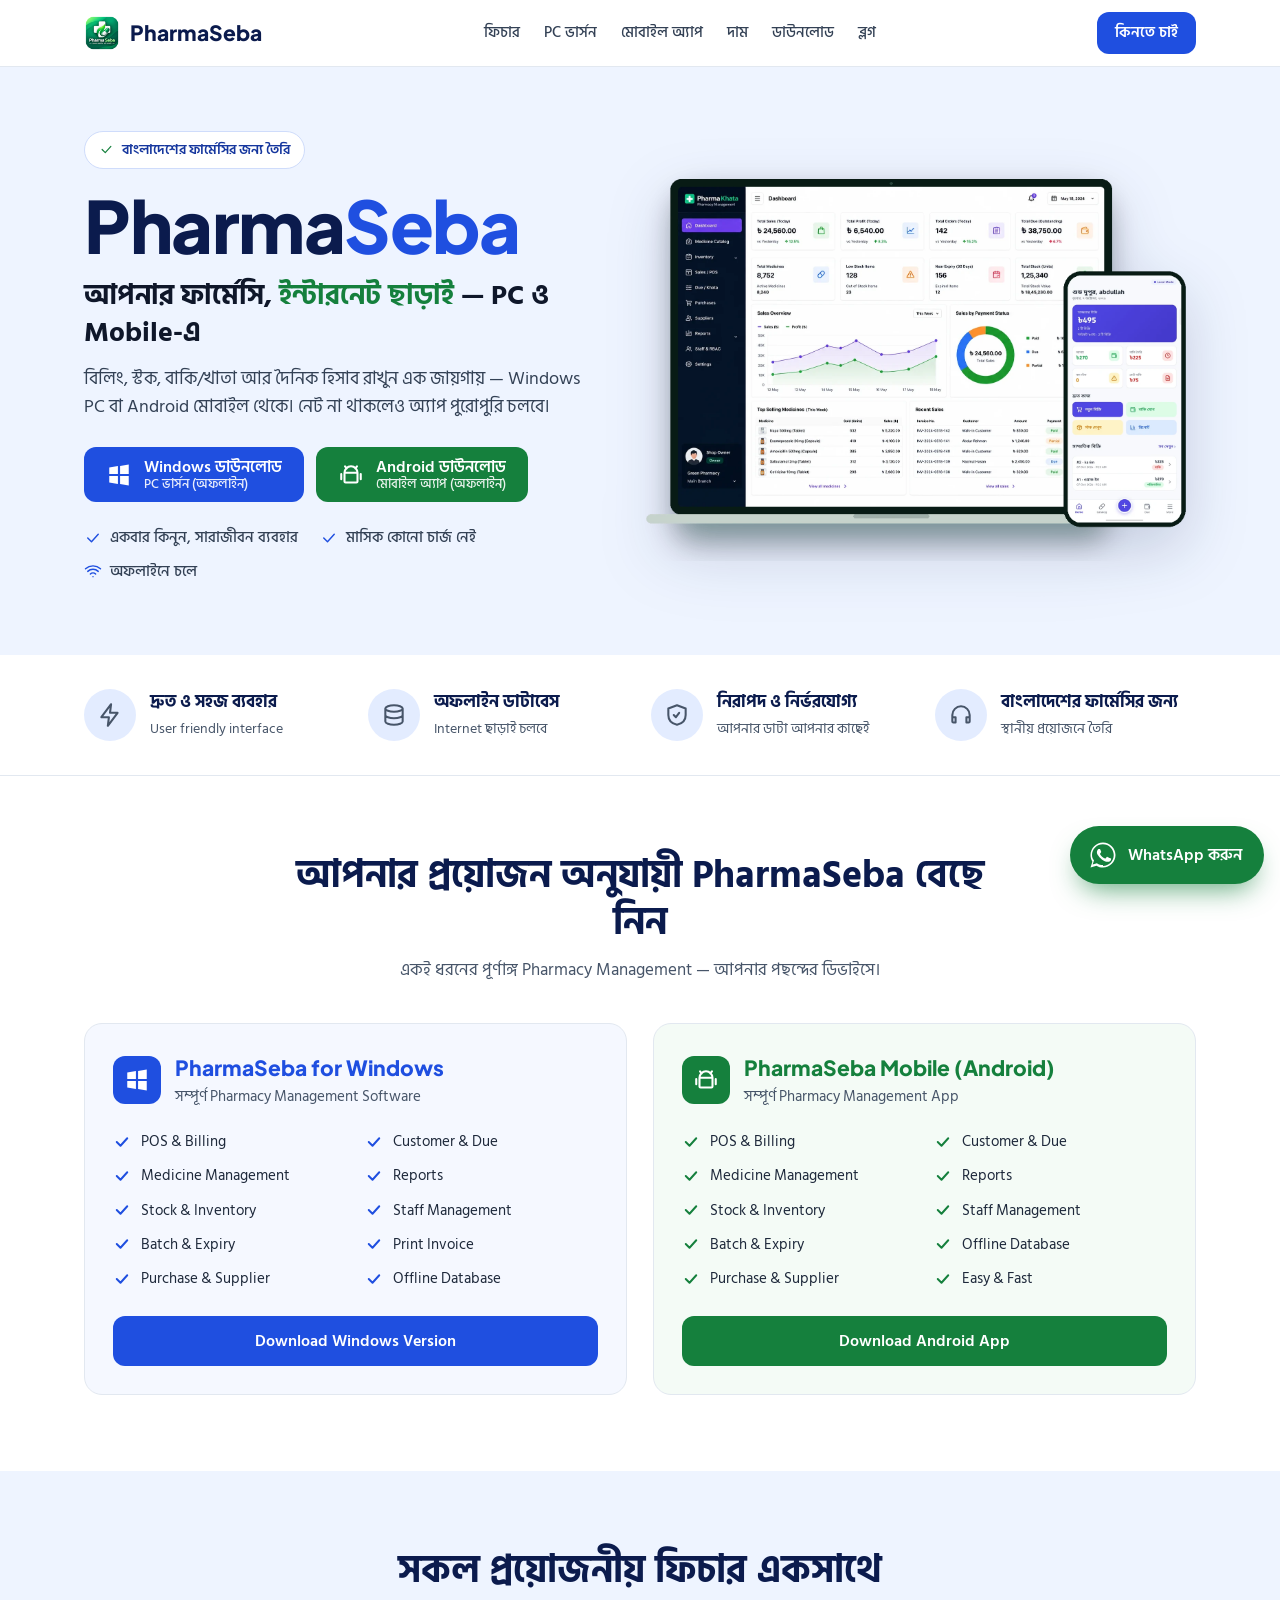
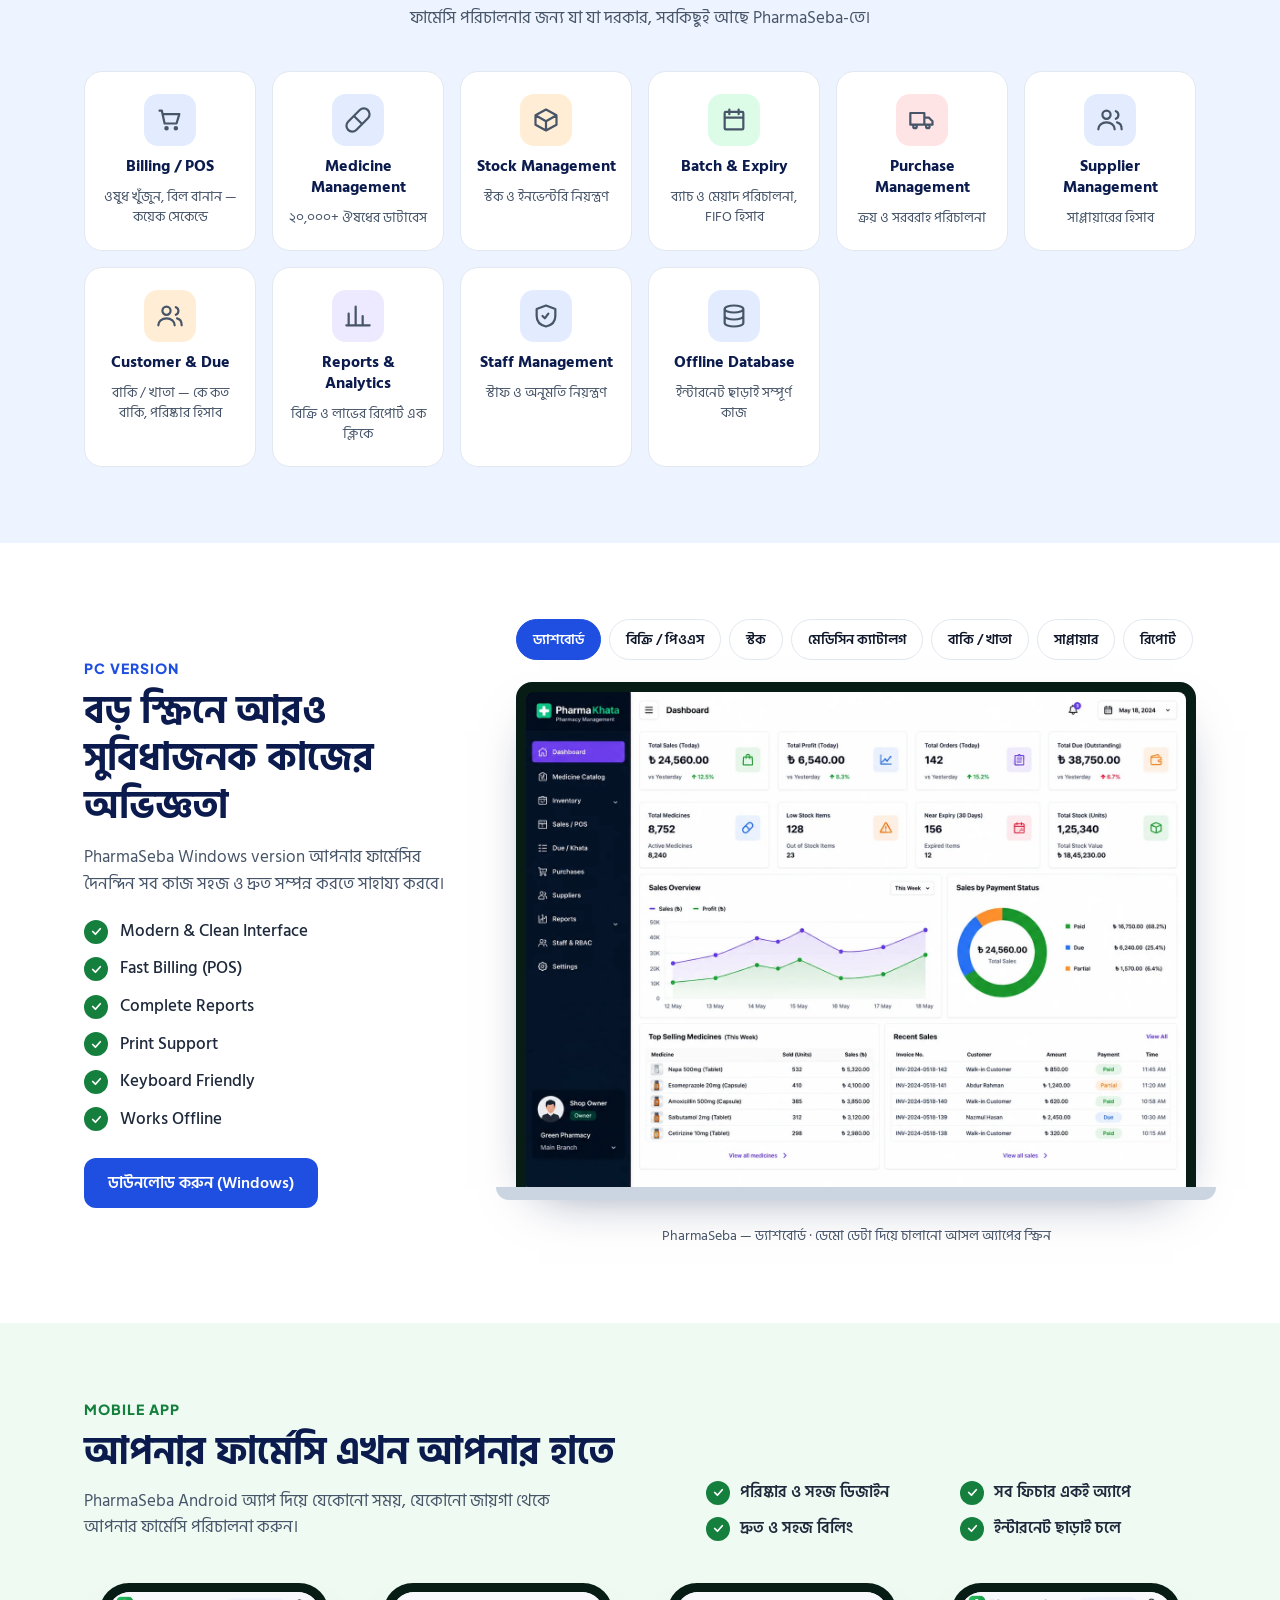
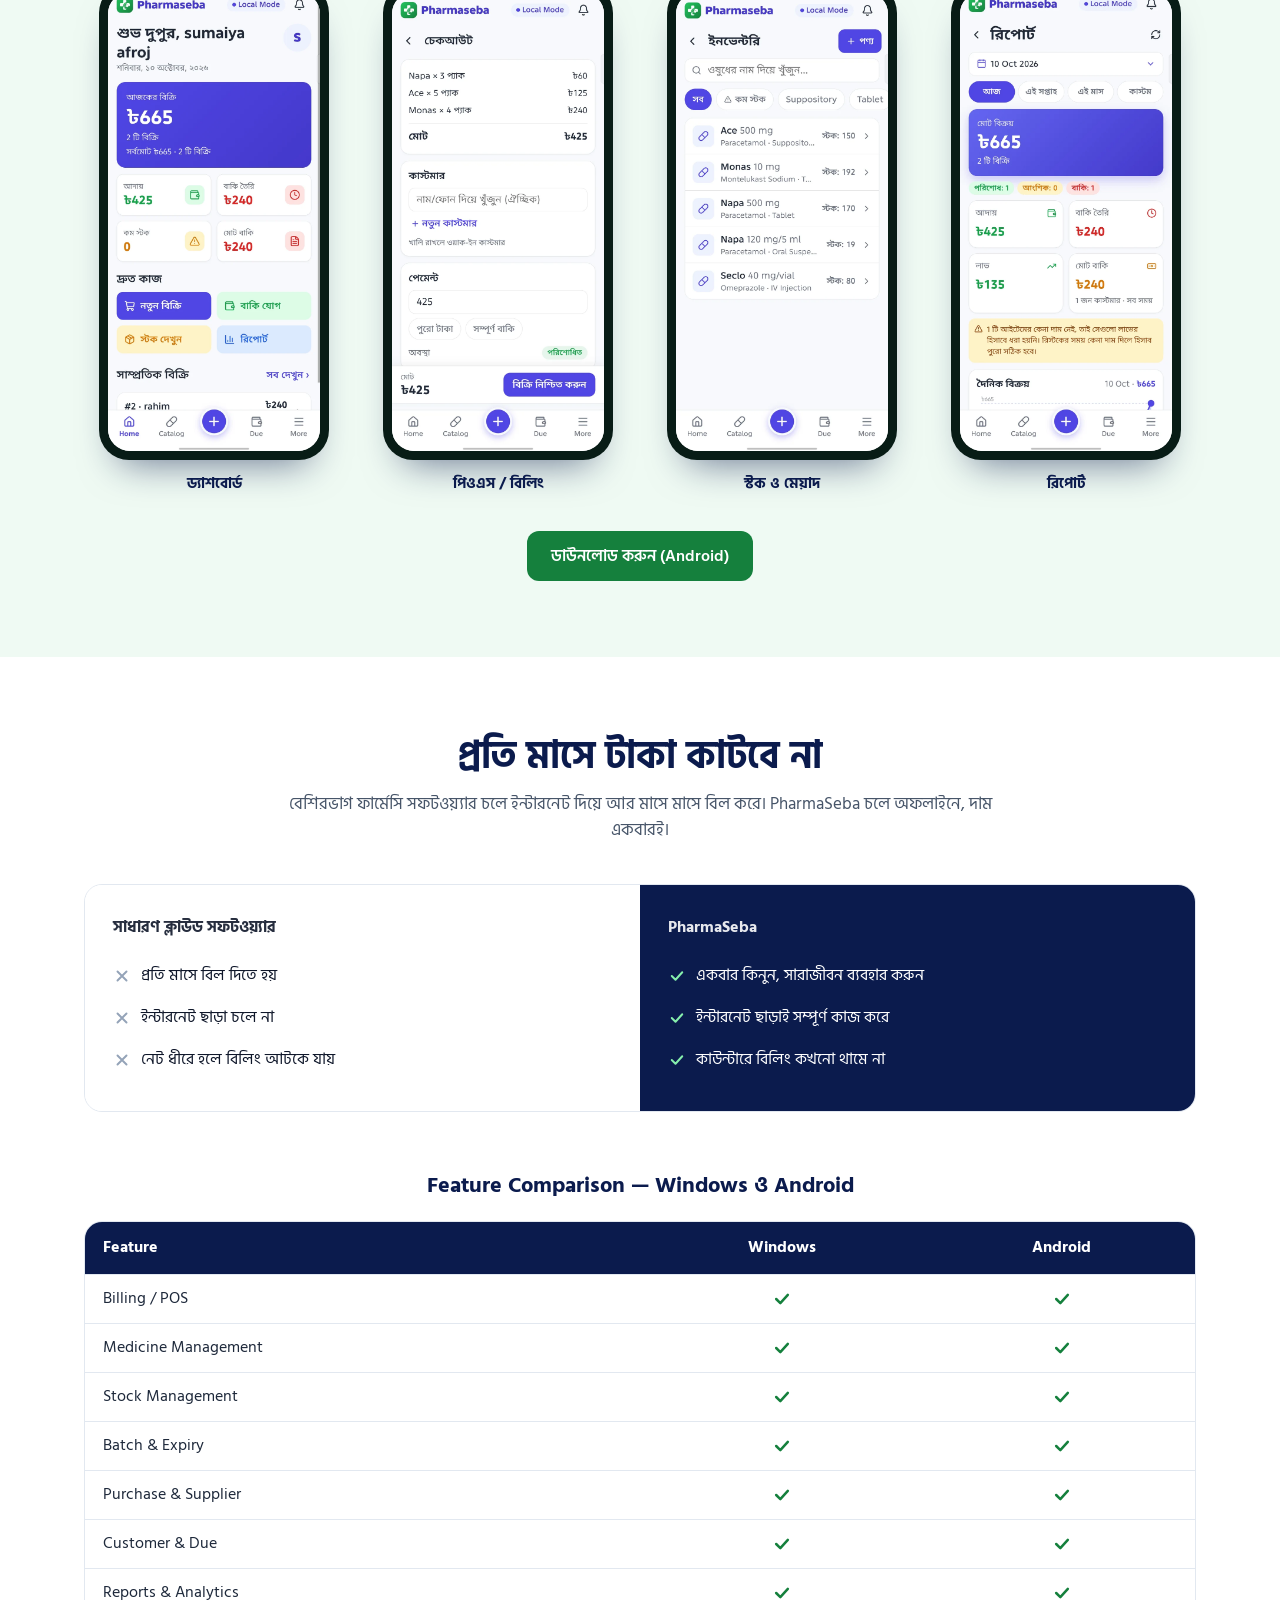
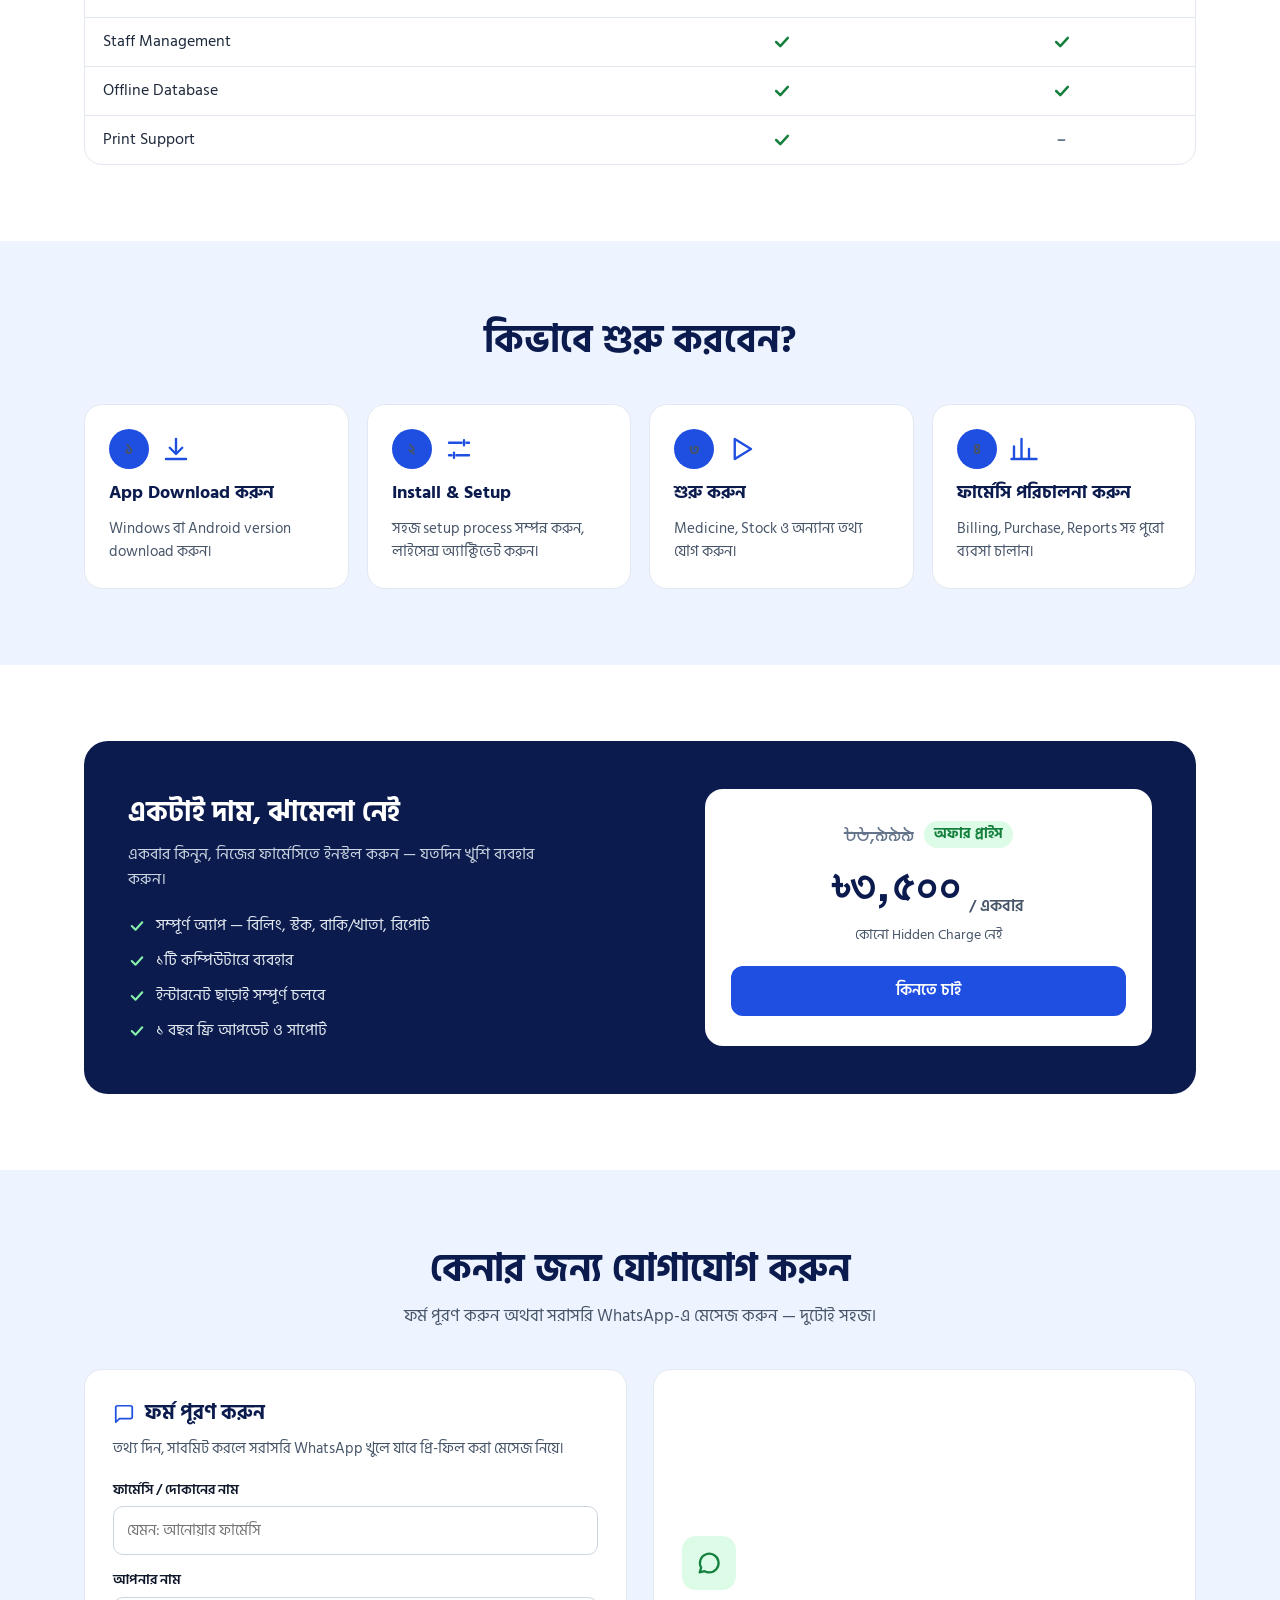
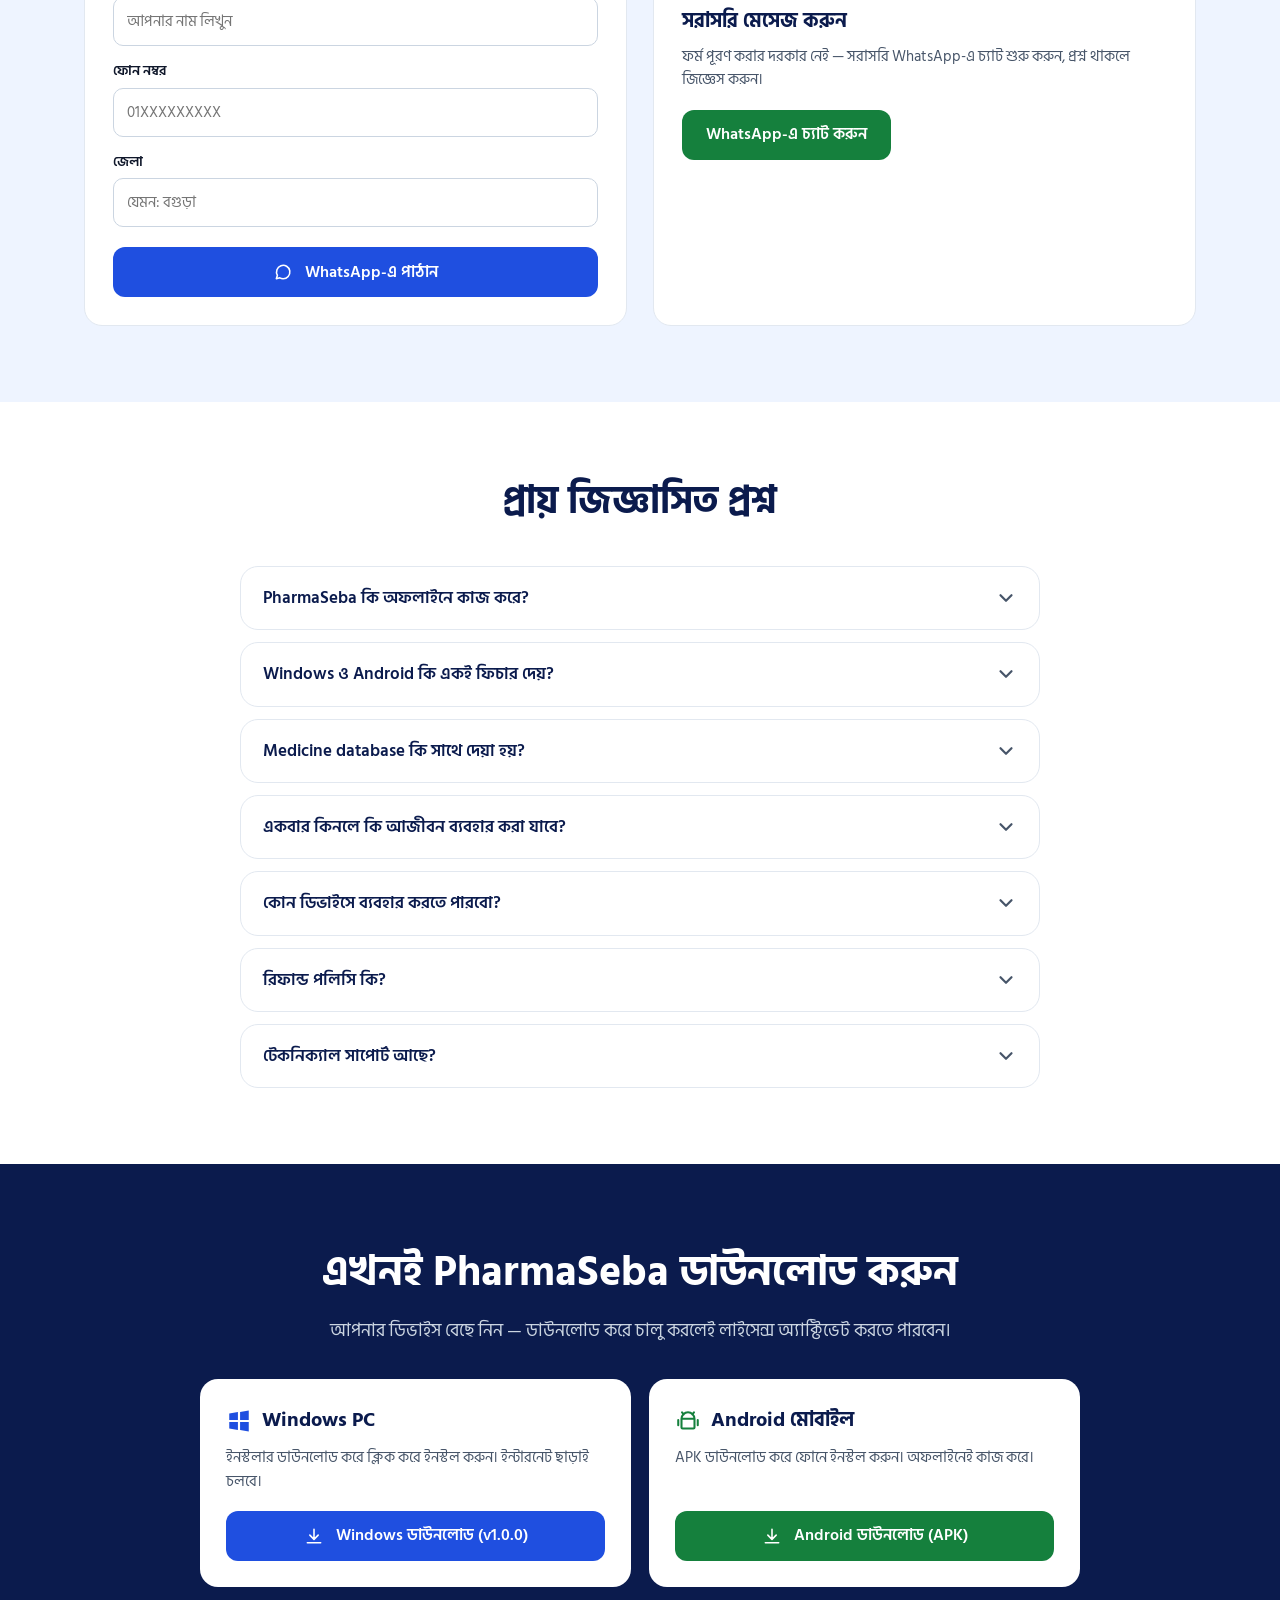
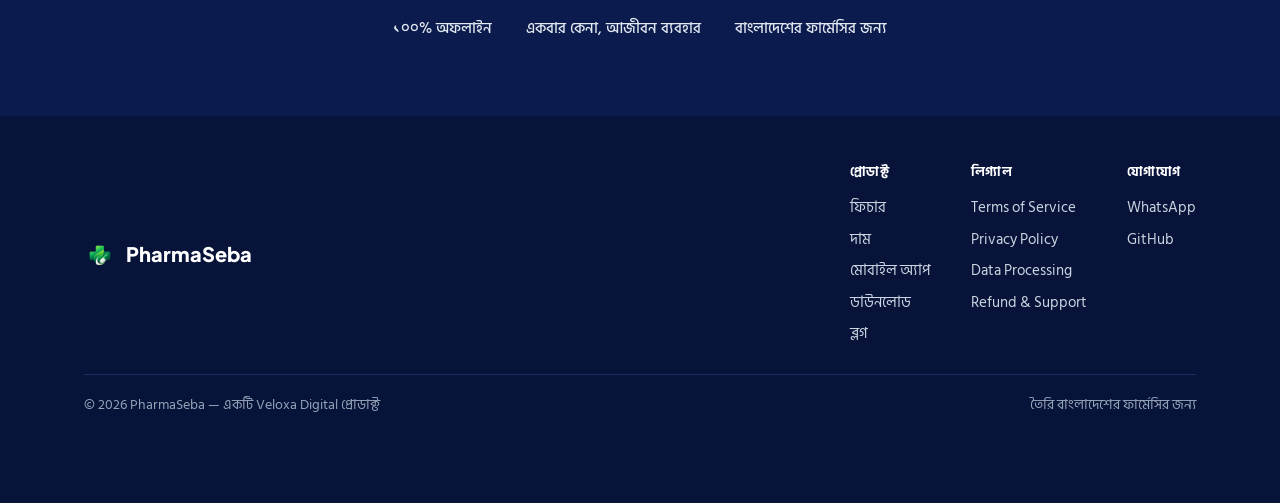
<file: index.html>
<!DOCTYPE html>
<html lang="bn">
<head>
<meta charset="UTF-8">
<meta name="viewport" content="width=device-width, initial-scale=1.0">
<title>PharmaSeba — আপনার ফার্মেসির স্মার্ট সহকারী</title>
<meta name="description" content="PharmaSeba — অফলাইনে চলা ফার্মেসি ম্যানেজমেন্ট সফটওয়্যার, Windows PC ও Android মোবাইলে। বিলিং, স্টক, বাকি/খাতা ও রিপোর্ট, একবার কিনুন সারাজীবন ব্যবহার করুন।">
<link rel="icon" type="image/png" href="/assets/images/favicon.png">
<meta property="og:title" content="PharmaSeba — আপনার ফার্মেসির স্মার্ট সহকারী">
<meta property="og:description" content="অফলাইনে চলা ফার্মেসি ম্যানেজমেন্ট সফটওয়্যার — PC ও Mobile-এ। একবার কিনুন, সারাজীবন ব্যবহার করুন।">
<meta property="og:image" content="https://pharmaseba.com/assets/images/hero-pc-mobile.webp">
<meta property="og:type" content="website">
<link rel="preconnect" href="https://fonts.googleapis.com">
<link rel="preconnect" href="https://fonts.gstatic.com" crossorigin>
<link href="https://fonts.googleapis.com/css2?family=Hind+Siliguri:wght@400;500;600;700&amp;family=Plus+Jakarta+Sans:wght@500;700;800&amp;display=swap" rel="stylesheet">
<style>
  :root{
    --blue:#1f4fe0;
    --blue-dark:#16379e;
    --navy:#0b1b4d;
    --green:#15803d;
    --tint:#eef4ff;
    --mint:#effaf3;
    --ink:#0f172a;
    --body:#475569;
    --line:#e2e8f0;
    --amber:#b45309;
  }
  *{box-sizing:border-box; margin:0; padding:0;}
  html{scroll-behavior:smooth;}
  body{font-family:'Hind Siliguri','Plus Jakarta Sans',sans-serif; color:var(--ink); background:#fff; line-height:1.55; font-size:16px; overflow-x:hidden;}
  img{max-width:100%; display:block;}
  a{color:inherit;}
  section[id]{scroll-margin-top:72px;}
  .wrap{max-width:1160px; margin:0 auto; padding:0 24px;}
  .ico{fill:none; stroke:currentColor; stroke-width:1.9; stroke-linecap:round; stroke-linejoin:round;}
  .ico-fill{fill:currentColor; stroke:none;}
  .jk{font-family:'Plus Jakarta Sans','Hind Siliguri',sans-serif;}

  /* BUTTONS */
  .btn{display:inline-flex; align-items:center; justify-content:center; gap:12px; min-height:50px; padding:10px 24px; border-radius:12px; font-weight:600; font-size:16px; text-decoration:none; border:none; cursor:pointer; color:#fff; font-family:inherit; transition:filter .15s ease, transform .15s ease;}
  .btn:hover{filter:brightness(1.08);}
  .btn:active{transform:translateY(1px);}
  .btn-blue{background:var(--blue);}
  .btn-green{background:var(--green);}
  .btn-amber{background:var(--amber);}
  .btn-outline{background:transparent; color:var(--blue-dark); border:1.5px solid var(--blue); }
  .btn-outline:hover{background:var(--tint); filter:none;}
  .btn-sm{min-height:42px; padding:8px 18px; font-size:14.5px; gap:8px;}
  .btn-label{display:flex; flex-direction:column; align-items:flex-start; line-height:1.25; text-align:left;}
  .btn-label small{font-size:12.5px; font-weight:500; opacity:.9;}
  .btn svg{flex:none;}

  /* NAV */
  header{position:sticky; top:0; z-index:50; background:rgba(255,255,255,.94); backdrop-filter:saturate(180%) blur(8px); border-bottom:1px solid var(--line);}
  .nav{display:flex; align-items:center; justify-content:space-between; gap:16px; padding:12px 24px; max-width:1160px; margin:0 auto;}
  .nav-brand{display:flex; align-items:center; gap:10px; text-decoration:none;}
  .nav-brand img{width:36px; height:36px; object-fit:contain;}
  .nav-brand span{font-family:'Plus Jakarta Sans',sans-serif; font-weight:800; font-size:21px; color:var(--navy);}
  .nav-links{display:none; gap:24px; align-items:center;}
  .nav-links a{text-decoration:none; color:#334155; font-size:15px; font-weight:500;}
  .nav-links a:hover{color:var(--blue);}
  .nav-cta{display:none;}
  .menu-btn{width:46px; height:46px; border:1.5px solid var(--line); background:#fff; border-radius:12px; display:inline-flex; align-items:center; justify-content:center; cursor:pointer; color:var(--navy);}
  .menu-btn svg{width:24px; height:24px;}
  .menu-btn .i-close{display:none;}
  .menu-btn[aria-expanded="true"] .i-open{display:none;}
  .menu-btn[aria-expanded="true"] .i-close{display:block;}
  .mobile-menu{position:absolute; left:0; right:0; top:100%; background:#fff; border-bottom:1px solid var(--line); box-shadow:0 18px 30px -20px rgba(11,27,77,.45); display:flex; flex-direction:column; padding:6px 0 18px;}
  .mobile-menu[hidden]{display:none;}
  .mobile-menu a:not(.btn){padding:14px 24px; font-size:17px; font-weight:500; color:var(--ink); text-decoration:none; border-bottom:1px solid #f1f5f9;}
  .mobile-menu .btn{margin:16px 24px 0;}
  @media(min-width:1000px){ .nav-links{display:flex;} .nav-cta{display:inline-flex;} .menu-btn{display:none;} .mobile-menu{display:none !important;} }

  /* HERO */
  .hero{background:var(--tint); padding:64px 0 72px;}
  .hero-grid{display:grid; grid-template-columns:1fr; gap:44px; align-items:center;}
  @media(min-width:960px){ .hero-grid{grid-template-columns:1fr 1.1fr; gap:40px;} }
  .pill{display:inline-flex; align-items:center; gap:8px; background:#fff; color:var(--blue-dark); font-weight:600; font-size:14px; padding:7px 14px; border-radius:100px; border:1px solid #cfdcfb; margin-bottom:18px;}
  .pill svg{width:15px; height:15px; color:var(--green);}
  .hero h1{font-family:'Plus Jakarta Sans',sans-serif; font-weight:800; font-size:clamp(42px,7vw,72px); line-height:1.05; letter-spacing:-.02em; color:var(--navy);}
  .hero h1 span{color:var(--blue);}
  .hero .tagline{margin-top:16px; font-size:clamp(21px,3vw,28px); font-weight:700; line-height:1.3; color:var(--ink);}
  .hero .tagline b{color:var(--green);}
  .hero .lead{margin-top:14px; font-size:18px; color:#334155; max-width:540px;}
  .hero-actions{margin-top:26px; display:flex; flex-wrap:wrap; gap:12px;}
  .hero-actions .btn{padding:10px 22px;}
  .badges{margin-top:24px; list-style:none; display:flex; flex-wrap:wrap; gap:10px 22px; color:#334155; font-size:15px; font-weight:500;}
  .badges li{display:flex; align-items:center; gap:8px;}
  .badges svg{width:18px; height:18px; color:var(--blue);}
  .hero-img img{width:100%; height:auto; max-width:700px; margin:0 auto; filter:drop-shadow(0 22px 30px rgba(11,27,77,.18));}

  /* TRUST */
  .trust{padding:34px 0; border-bottom:1px solid var(--line);}
  .trust-grid{display:grid; grid-template-columns:repeat(auto-fit,minmax(240px,1fr)); gap:22px;}
  .trust-item{display:flex; align-items:center; gap:14px;}
  .trust-ic{flex:none; width:52px; height:52px; border-radius:50%; background:#e3ecff; color:var(--blue); display:flex; align-items:center; justify-content:center;}
  .trust-ic svg{width:26px; height:26px;}
  .trust-item b{display:block; font-size:17px; color:var(--navy);}
  .trust-item span{font-size:14px; color:var(--body);}

  /* SECTIONS */
  .section{padding:76px 0;}
  .sec-head{text-align:center; max-width:720px; margin:0 auto 40px;}
  .sec-head h2{font-size:clamp(26px,4vw,38px); font-weight:700; color:var(--navy); line-height:1.25;}
  .sec-head p{margin-top:10px; font-size:17px; color:var(--body);}
  .eyebrow{font-family:'Plus Jakarta Sans',sans-serif; font-weight:800; font-size:14px; letter-spacing:.07em; text-transform:uppercase;}
  .card{background:#fff; border:1px solid var(--line); border-radius:18px;}
  .checks{list-style:none; display:grid; gap:12px;}
  .checks li{display:flex; align-items:center; gap:12px; font-size:16.5px; color:#1e293b; font-weight:500;}
  .tick{flex:none; width:24px; height:24px; border-radius:50%; background:var(--green); color:#fff; display:inline-flex; align-items:center; justify-content:center;}
  .tick svg{width:13px; height:13px; stroke-width:3.2;}

  /* PLATFORMS */
  .plat-grid{display:grid; grid-template-columns:repeat(auto-fit,minmax(min(100%,440px),1fr)); gap:26px;}
  .plat{padding:28px;}
  .plat.win{background:#f5f8ff;}
  .plat.and{background:#f4fbf6;}
  .plat-top{display:flex; align-items:center; gap:14px;}
  .plat-ic{width:48px; height:48px; border-radius:12px; color:#fff; display:flex; align-items:center; justify-content:center;}
  .plat-ic svg{width:26px; height:26px;}
  .win .plat-ic{background:var(--blue);} .and .plat-ic{background:var(--green);}
  .plat h3{font-family:'Plus Jakarta Sans',sans-serif; font-weight:800; font-size:21px;}
  .win h3{color:var(--blue);} .and h3{color:var(--green);}
  .plat-top p{font-size:15px; color:var(--body);}
  .plat ul{margin:22px 0 0; list-style:none; display:grid; grid-template-columns:repeat(auto-fit,minmax(190px,1fr)); gap:11px 18px;}
  .plat li{display:flex; align-items:center; gap:10px; font-size:15px; color:#1e293b;}
  .plat li svg{width:18px; height:18px; stroke-width:2.6; flex:none;}
  .win li svg{color:var(--blue);} .and li svg{color:var(--green);}
  .plat .btn{margin-top:26px; width:100%;}

  /* FEATURES */
  .feat-wrap{background:var(--tint);}
  .feat-grid{display:grid; grid-template-columns:repeat(auto-fit,minmax(168px,1fr)); gap:16px;}
  .feat{padding:22px 14px; text-align:center; display:flex; flex-direction:column; align-items:center; gap:10px; transition:transform .15s ease, box-shadow .15s ease;}
  .feat:hover{transform:translateY(-3px); box-shadow:0 14px 26px -18px rgba(11,27,77,.5);}
  .feat-ic{width:52px; height:52px; border-radius:14px; display:flex; align-items:center; justify-content:center;}
  .feat-ic svg{width:28px; height:28px;}
  .feat b{font-size:16px; color:var(--navy); line-height:1.3;}
  .feat span{font-size:14px; color:var(--body); line-height:1.45;}
  .c-blue{background:#e3ecff; color:#1f4fe0;} .c-amber{background:#ffedd5; color:#b45309;} .c-green{background:#dcfce7; color:#15803d;} .c-rose{background:#ffe4e6; color:#be123c;} .c-violet{background:#ede9fe; color:#6d28d9;}

  /* WINDOWS VIEWER */
  .win-grid{display:grid; grid-template-columns:1fr; gap:44px; align-items:center;}
  @media(min-width:1000px){ .win-grid{grid-template-columns:.8fr 1.4fr;} }
  .win-copy h2{margin-top:8px; font-size:clamp(28px,4vw,38px); font-weight:700; line-height:1.25; color:var(--navy);}
  .win-copy p{margin:14px 0 22px; font-size:17px; color:var(--body);}
  .win-copy .btn{margin-top:26px;}
  .ss-tabs{display:flex; gap:8px; margin-bottom:18px; overflow-x:auto; padding-bottom:4px; scrollbar-width:thin;}
  .ss-tab{flex:none; border:1.5px solid var(--line); background:#fff; color:var(--ink); padding:8px 16px; min-height:40px; border-radius:100px; font-size:14px; font-weight:600; font-family:inherit; cursor:pointer; transition:background .15s ease, color .15s ease, border-color .15s ease;}
  .ss-tab:hover{border-color:var(--blue);}
  .ss-tab[aria-selected="true"]{background:var(--blue); border-color:var(--blue); color:#fff;}
  .laptop{position:relative; padding-bottom:16px;}
  .laptop-lid{background:#081c16; border-radius:16px 16px 0 0; padding:10px 10px 0; box-shadow:0 26px 50px -24px rgba(11,27,77,.55);}
  .laptop-screen{background:#fff; border-radius:8px 8px 0 0; overflow:hidden; line-height:0;}
  .laptop-screen img{width:100%; height:auto; display:block;}
  .laptop-base{height:13px; background:#cbd5e1; border-radius:0 0 18px 18px; margin:0 -3%;}
  .ss-cap{margin-top:10px; font-size:13.5px; color:var(--body); text-align:center;}

  /* MOBILE */
  .mob{background:var(--mint);}
  .mob-head{display:grid; grid-template-columns:1fr; gap:24px; align-items:end; margin-bottom:42px;}
  @media(min-width:900px){ .mob-head{grid-template-columns:1.1fr .9fr;} }
  .mob-head h2{margin-top:8px; font-size:clamp(28px,4vw,38px); font-weight:700; line-height:1.25; color:var(--navy);}
  .mob-head p{margin-top:12px; font-size:17px; color:var(--body); max-width:520px;}
  .mob-points{list-style:none; display:grid; grid-template-columns:1fr 1fr; gap:12px 18px;}
  .mob-points li{display:flex; align-items:center; gap:10px; font-size:15.5px; font-weight:600; color:#1e293b;}
  .phone-grid{display:grid; grid-template-columns:repeat(2,1fr); gap:28px 16px; align-items:start;}
  @media(min-width:760px){ .phone-grid{grid-template-columns:repeat(4,1fr); gap:24px;} }
  .phone-item{display:flex; flex-direction:column; align-items:center; gap:12px;}
  .phone{width:100%; max-width:230px; background:#081c16; border-radius:30px; padding:9px; box-shadow:0 22px 38px -20px rgba(11,27,77,.6);}
  .phone-screen{background:#fff; border-radius:22px; overflow:hidden; aspect-ratio:9/19.5; position:relative; display:flex; align-items:center; justify-content:center;}
  .phone-screen img{width:100%; height:100%; object-fit:cover; object-position:top;}
  .ph-fallback{display:none; padding:16px; text-align:center; font-size:13px; color:var(--body); font-weight:600;}
  .phone-screen.missing img{display:none;}
  .phone-screen.missing .ph-fallback{display:block;}
  .phone-item figcaption{font-size:15px; font-weight:700; color:var(--navy);}
  .mob-cta{margin-top:36px; text-align:center;}

  /* COMPARE */
  .cmp-grid{display:grid; grid-template-columns:1fr; border-radius:18px; overflow:hidden; border:1px solid var(--line);}
  @media(min-width:720px){ .cmp-grid{grid-template-columns:1fr 1fr;} }
  .cmp-col{padding:30px 28px; background:#fff;}
  .cmp-col.win{background:var(--navy); color:#fff;}
  .cmp-col h4{font-size:16px; font-weight:700; margin-bottom:16px; opacity:.9;}
  .cmp-col ul{list-style:none;}
  .cmp-col li{display:flex; gap:10px; align-items:flex-start; font-size:15.5px; padding:9px 0;}
  .cmp-col li svg{width:18px; height:18px; flex:none; margin-top:3px; stroke-width:2.6;}
  .cmp-col:not(.win) li svg{color:#94a3b8;}
  .cmp-col.win li svg{color:#86efac;}
  .tbl-title{margin:56px 0 18px; text-align:center; font-size:22px; font-weight:700; color:var(--navy);}
  .tbl-box{overflow-x:auto; border:1px solid var(--line); border-radius:18px;}
  table.cmp{width:100%; border-collapse:collapse; min-width:440px; font-size:15.5px;}
  table.cmp th{background:var(--navy); color:#fff; padding:14px 18px; text-align:center; font-weight:700;}
  table.cmp th:first-child{text-align:left;}
  table.cmp td{padding:12px 18px; border-top:1px solid var(--line); text-align:center; color:#1e293b;}
  table.cmp td:first-child{text-align:left;}
  table.cmp svg{width:20px; height:20px; color:var(--green); stroke-width:3; display:inline-block; vertical-align:middle;}
  .dash{color:#64748b; font-weight:700;}

  /* STEPS */
  .steps-wrap{background:var(--tint);}
  .steps{display:grid; grid-template-columns:repeat(auto-fit,minmax(230px,1fr)); gap:18px;}
  .step{padding:24px; display:flex; flex-direction:column; gap:10px;}
  .step-top{display:flex; align-items:center; gap:12px;}
  .step-n{width:40px; height:40px; border-radius:50%; background:var(--blue); color:#fff; font-weight:800; display:flex; align-items:center; justify-content:center;}
  .step-top svg{width:30px; height:30px; color:var(--blue);}
  .step b{font-size:18px; color:var(--navy);}
  .step span{font-size:15px; color:var(--body);}

  /* PRICING */
  .price-panel{background:var(--navy); border-radius:24px; padding:44px 32px; color:#fff; display:grid; grid-template-columns:1fr; gap:30px;}
  @media(min-width:860px){ .price-panel{grid-template-columns:1.1fr .9fr; align-items:center; padding:48px 44px;} }
  .price-panel h3{font-size:28px; font-weight:700;}
  .price-panel > div > p{margin-top:8px; color:#cbd5e1; font-size:16px; max-width:430px;}
  .price-list{list-style:none; margin-top:22px; display:grid; gap:11px;}
  .price-list li{display:flex; gap:10px; font-size:15.5px; align-items:flex-start; color:#e2e8f0;}
  .price-list svg{width:18px; height:18px; color:#86efac; flex:none; margin-top:3px; stroke-width:2.8;}
  .price-card{background:#fff; color:var(--ink); border-radius:18px; padding:30px 26px; text-align:center;}
  .price-tag{font-family:'Plus Jakarta Sans',sans-serif; font-weight:800; font-size:46px; line-height:1.1; color:var(--navy);}
  .price-tag sub{font-family:'Hind Siliguri',sans-serif; font-weight:600; font-size:16px; color:var(--body);}
  .price-note{font-size:14px; color:var(--body); margin:8px 0 20px;}
  .price-card .btn{width:100%;}

  /* BUY */
  .buy-wrap{background:var(--tint);}
  .buy-grid{display:grid; grid-template-columns:1fr; gap:26px;}
  @media(min-width:860px){ .buy-grid{grid-template-columns:1fr 1fr;} }
  .buy-card{padding:28px;}
  .buy-card h3{font-size:20px; font-weight:700; margin-bottom:8px; display:flex; align-items:center; gap:10px; color:var(--navy);}
  .buy-card h3 svg{width:22px; height:22px; color:var(--blue);}
  .buy-card p.desc{color:var(--body); font-size:15px; margin-bottom:18px;}
  .field{margin-bottom:14px;}
  .field label{display:block; font-size:14px; font-weight:600; margin-bottom:6px;}
  .field input{width:100%; min-height:46px; padding:11px 13px; border:1.5px solid #cbd5e1; border-radius:10px; font-size:15px; font-family:inherit; background:#fff; color:var(--ink);}
  .field input:focus{outline:2px solid var(--blue); outline-offset:1px; border-color:var(--blue);}
  .wa-card{display:flex; flex-direction:column; align-items:flex-start; justify-content:center;}
  .wa-ic{width:54px; height:54px; border-radius:14px; background:#dcfce7; color:var(--green); display:flex; align-items:center; justify-content:center; margin-bottom:16px;}
  .wa-ic svg{width:28px; height:28px;}

  /* FAQ */
  .faq{max-width:800px; margin:0 auto; display:flex; flex-direction:column; gap:12px;}
  .faq details{padding:0 22px;}
  .faq summary{list-style:none; cursor:pointer; display:flex; align-items:center; justify-content:space-between; gap:16px; padding:18px 0; min-height:48px; font-weight:600; font-size:17px; color:var(--navy);}
  .faq summary::-webkit-details-marker{display:none;}
  .faq summary svg{width:22px; height:22px; color:var(--body); flex:none; transition:transform .2s ease; stroke-width:2.4;}
  .faq details[open] summary svg{transform:rotate(180deg);}
  .faq .ans{padding:0 0 20px; font-size:16px; color:var(--body); line-height:1.65;}
  .faq .ans a{color:var(--blue-dark);}

  /* DOWNLOAD */
  .dl{background:var(--navy); color:#fff; text-align:center;}
  .dl h2{font-size:clamp(28px,4.5vw,42px); font-weight:700;}
  .dl > .wrap > p{margin-top:12px; font-size:18px; color:#cbd5e1;}
  .dl-grid{margin:34px auto 0; max-width:880px; display:grid; grid-template-columns:repeat(auto-fit,minmax(min(100%,330px),1fr)); gap:18px; text-align:left;}
  .dl-card{background:#fff; color:var(--ink); border-radius:18px; padding:26px; display:flex; flex-direction:column; gap:10px;}
  .dl-card h3{font-size:20px; font-weight:700; display:flex; align-items:center; gap:10px; color:var(--navy);}
  .dl-card h3 svg{width:26px; height:26px;}
  .dl-card.win h3 svg{color:var(--blue);} .dl-card.and h3 svg{color:var(--green);}
  .dl-card p{color:var(--body); font-size:15px; margin-bottom:8px;}
  .dl-card .btn{width:100%; margin-top:auto;}
  .dl-badges{margin-top:30px; list-style:none; display:flex; flex-wrap:wrap; gap:12px 34px; justify-content:center; color:#e2e8f0; font-size:15px; font-weight:500;}

  /* FOOTER */
  footer{background:#08133a; color:#cbd5e1; padding:46px 0 26px;}
  .footer-grid{display:flex; flex-wrap:wrap; justify-content:space-between; gap:28px; margin-bottom:28px;}
  .footer-brand{display:flex; align-items:center; gap:10px;}
  .footer-brand span{font-family:'Plus Jakarta Sans',sans-serif; font-weight:800; font-size:20px; color:#fff;}
  .footer-cols{display:flex; flex-wrap:wrap; gap:40px;}
  .footer-col{display:flex; flex-direction:column; gap:9px; font-size:14.5px;}
  .footer-col h5{font-size:13px; font-weight:700; color:#fff; margin-bottom:6px; letter-spacing:.03em;}
  .footer-col a{text-decoration:none; color:#cbd5e1;}
  .footer-col a:hover{color:#fff;}
  .footer-bottom{border-top:1px solid #1e2c63; padding-top:20px; font-size:13.5px; color:#94a3b8; display:flex; flex-wrap:wrap; gap:10px; justify-content:space-between;}

  /* GRID FIX: grid children may shrink, so wide content (tab strip etc.) can't push the page sideways */
  .hero-grid, .win-grid, .mob-head, .cmp-grid, .price-panel, .buy-grid{grid-template-columns:minmax(0,1fr);}
  .hero-grid > *, .win-grid > *, .mob-head > *, .cmp-grid > *, .price-panel > *, .buy-grid > *{min-width:0;}
  @media(min-width:960px){ .hero-grid{grid-template-columns:minmax(0,1fr) minmax(0,1.1fr);} }
  @media(min-width:1000px){ .win-grid{grid-template-columns:minmax(0,.8fr) minmax(0,1.4fr);} }
  @media(min-width:900px){ .mob-head{grid-template-columns:minmax(0,1.1fr) minmax(0,.9fr);} }
  @media(min-width:720px){ .cmp-grid{grid-template-columns:minmax(0,1fr) minmax(0,1fr);} }
  @media(min-width:860px){ .price-panel{grid-template-columns:minmax(0,1.1fr) minmax(0,.9fr);} .buy-grid{grid-template-columns:minmax(0,1fr) minmax(0,1fr);} }

  /* FLOATING WHATSAPP */
  .wa-float{position:fixed; right:16px; bottom:calc(16px + env(safe-area-inset-bottom)); z-index:60; display:flex; align-items:center; justify-content:center; gap:10px; min-width:58px; height:58px; padding:0; border-radius:100px; background:#15803d; color:#fff; text-decoration:none; font-weight:600; font-size:16px; box-shadow:0 14px 28px -10px rgba(21,128,61,.7);}
  .wa-float:hover{filter:brightness(1.1);}
  .wa-float svg{width:30px; height:30px; flex:none;}
  .wa-float span{display:none;}
  @media(min-width:760px){ .wa-float{padding:0 22px 0 18px;} .wa-float span{display:inline;} }
  footer{padding-bottom:88px;}

  /* OFFER PRICE */
  .price-was{display:flex; align-items:center; justify-content:center; gap:10px; margin-bottom:6px; font-size:21px; color:#64748b;}
  .price-was s{text-decoration-thickness:2px;}
  .price-off{background:#dcfce7; color:#15803d; font-weight:700; font-size:13.5px; padding:3px 10px; border-radius:100px;}

  .visually-hidden{position:absolute; width:1px; height:1px; overflow:hidden; clip:rect(0 0 0 0);}
  :focus-visible{outline:2px solid var(--blue); outline-offset:2px;}
  @media(max-width:700px){
    .section{padding:52px 0;}
    .hero{padding:44px 0 52px;}
    .price-panel{padding:34px 22px;}
    .btn{width:100%;}
    .hero-actions .btn, .mob-cta .btn{width:100%;}
    .nav .btn{width:auto;}
  }
</style>

<!-- Google tag (gtag.js) -->
<script async src="https://www.googletagmanager.com/gtag/js?id=G-D3QX5CYJ7J"></script>
<script>
  window.dataLayer = window.dataLayer || [];
  function gtag(){dataLayer.push(arguments);}
  gtag('js', new Date());
  gtag('config', 'G-D3QX5CYJ7J');
</script>
</head>
<body>

<svg width="0" height="0" style="position:absolute" aria-hidden="true">
  <defs>
    <symbol id="i-check" viewBox="0 0 24 24"><path d="M5 12l5 5 9-10"/></symbol>
    <symbol id="i-cart" viewBox="0 0 24 24"><path d="M3 4h2l2.4 11h10.2L20 7H6.2M9 20a1 1 0 100-2 1 1 0 000 2zM17 20a1 1 0 100-2 1 1 0 000 2z"/></symbol>
    <symbol id="i-pill" viewBox="0 0 24 24"><path d="M10.5 20.5a4.95 4.95 0 01-7-7l10-10a4.95 4.95 0 017 7zM8.5 8.5l7 7"/></symbol>
    <symbol id="i-box" viewBox="0 0 24 24"><path d="M21 8l-9-5-9 5v8l9 5 9-5zM3 8l9 5 9-5M12 13v8"/></symbol>
    <symbol id="i-cal" viewBox="0 0 24 24"><path d="M5 5h14a1 1 0 011 1v13a1 1 0 01-1 1H5a1 1 0 01-1-1V6a1 1 0 011-1zM4 10h16M8 3v4M16 3v4"/></symbol>
    <symbol id="i-truck" viewBox="0 0 24 24"><path d="M2 6h12v10H2zM14 10h4l3 3v3h-7zM6 19a1.5 1.5 0 100-3 1.5 1.5 0 000 3zM17 19a1.5 1.5 0 100-3 1.5 1.5 0 000 3z"/></symbol>
    <symbol id="i-users" viewBox="0 0 24 24"><path d="M9 11a3.5 3.5 0 100-7 3.5 3.5 0 000 7zM2 20c0-3.5 3-6 7-6s7 2.5 7 6M17 4.5a3.5 3.5 0 010 6.5M18 14c2.5.5 4 2.5 4 6"/></symbol>
    <symbol id="i-chart" viewBox="0 0 24 24"><path d="M4 20V10M10 20V4M16 20v-8M22 20H2"/></symbol>
    <symbol id="i-shield" viewBox="0 0 24 24"><path d="M12 3l8 3v6c0 5-3.5 8-8 9-4.5-1-8-4-8-9V6zM9 12l2 2 3-4"/></symbol>
    <symbol id="i-db" viewBox="0 0 24 24"><path d="M4 6c0-1.7 3.6-3 8-3s8 1.3 8 3-3.6 3-8 3-8-1.3-8-3zM4 6v6c0 1.7 3.6 3 8 3s8-1.3 8-3V6M4 12v6c0 1.7 3.6 3 8 3s8-1.3 8-3v-6"/></symbol>
    <symbol id="i-bolt" viewBox="0 0 24 24"><path d="M13 2L4 14h7l-1 8 9-12h-7z"/></symbol>
    <symbol id="i-headset" viewBox="0 0 24 24"><path d="M4 14v-2a8 8 0 0116 0v2M4 14h3v5H5a1 1 0 01-1-1zM20 14h-3v5h2a1 1 0 001-1z"/></symbol>
    <symbol id="i-wifioff" viewBox="0 0 24 24"><path d="M2 9a15 15 0 0120 0M5 12.5a10 10 0 0114 0M8.5 16a5 5 0 017 0M12 19.5h.01"/></symbol>
    <symbol id="i-android" viewBox="0 0 24 24"><path d="M6 10h12v8a1 1 0 01-1 1H7a1 1 0 01-1-1zM8 6l-1.5-2M16 6l1.5-2M6 10a6 6 0 0112 0M3 11v5M21 11v5"/></symbol>
    <symbol id="i-win" viewBox="0 0 24 24"><path d="M3 5l8-1.2V11H3zM13 3.6l8-1.2V11h-8zM3 13h8v7.2L3 19zM13 13h8v8.6l-8-1.2z"/></symbol>
    <symbol id="i-dl" viewBox="0 0 24 24"><path d="M12 4v11M7 11l5 5 5-5M4 20h16"/></symbol>
    <symbol id="i-play" viewBox="0 0 24 24"><path d="M7 4l13 8-13 8z"/></symbol>
    <symbol id="i-sliders" viewBox="0 0 24 24"><path d="M4 7h10M18 7h2M4 17h2M10 17h10M16 5v4M8 15v4"/></symbol>
    <symbol id="i-chev" viewBox="0 0 24 24"><path d="M6 9l6 6 6-6"/></symbol>
    <symbol id="i-x" viewBox="0 0 24 24"><path d="M18 6L6 18M6 6l12 12"/></symbol>
    <symbol id="i-chat" viewBox="0 0 24 24"><path d="M21 15a2 2 0 01-2 2H7l-4 4V5a2 2 0 012-2h14a2 2 0 012 2z"/></symbol>
    <symbol id="i-wa" viewBox="0 0 24 24"><path d="M4 20l1.3-4A8 8 0 1112 20a8 8 0 01-3.8-1z"/></symbol>
  </defs>
</svg>

<header>
  <nav class="nav" aria-label="Main">
    <a href="#top" class="nav-brand">
      <img src="/assets/images/logo-mark.webp" alt="PharmaSeba">
      <span>PharmaSeba</span>
    </a>
    <div class="nav-links">
      <a href="#features">ফিচার</a>
      <a href="#windows">PC ভার্সন</a>
      <a href="#mobile">মোবাইল অ্যাপ</a>
      <a href="#pricing">দাম</a>
      <a href="#download">ডাউনলোড</a>
      <a href="blog/index.html">ব্লগ</a>
    </div>
    <a href="#buy" class="btn btn-blue btn-sm nav-cta">কিনতে চাই</a>
    <button type="button" class="menu-btn" id="menuBtn" aria-label="মেনু খুলুন" aria-expanded="false" aria-controls="mobileMenu">
      <svg class="ico i-open" viewBox="0 0 24 24" aria-hidden="true"><path d="M4 7h16M4 12h16M4 17h16"/></svg>
      <svg class="ico i-close" viewBox="0 0 24 24" aria-hidden="true"><path d="M6 6l12 12M18 6L6 18"/></svg>
    </button>
  </nav>
  <div class="mobile-menu" id="mobileMenu" hidden>
    <a href="#features">ফিচার</a>
    <a href="#windows">PC ভার্সন</a>
    <a href="#mobile">মোবাইল অ্যাপ</a>
    <a href="#pricing">দাম</a>
    <a href="#download">ডাউনলোড</a>
    <a href="blog/index.html">ব্লগ</a>
    <a href="#buy" class="btn btn-blue">কিনতে চাই</a>
  </div>
</header>

<main id="top">

  <!-- HERO -->
  <section class="hero">
    <div class="wrap hero-grid">
      <div>
        <span class="pill"><svg class="ico" viewBox="0 0 24 24" aria-hidden="true"><use href="#i-check"/></svg>বাংলাদেশের ফার্মেসির জন্য তৈরি</span>
        <h1>Pharma<span>Seba</span></h1>
        <p class="tagline">আপনার ফার্মেসি, <b>ইন্টারনেট ছাড়াই</b> — PC ও Mobile-এ</p>
        <p class="lead">বিলিং, স্টক, বাকি/খাতা আর দৈনিক হিসাব রাখুন এক জায়গায় — Windows PC বা Android মোবাইল থেকে। নেট না থাকলেও অ্যাপ পুরোপুরি চলবে।</p>
        <div class="hero-actions">
          <a href="#download" class="btn btn-blue">
            <svg width="26" height="26" class="ico ico-fill" aria-hidden="true"><use href="#i-win"/></svg>
            <span class="btn-label">Windows ডাউনলোড<small>PC ভার্সন (অফলাইন)</small></span>
          </a>
          <a href="#download" class="btn btn-green">
            <svg width="26" height="26" class="ico" aria-hidden="true"><use href="#i-android"/></svg>
            <span class="btn-label">Android ডাউনলোড<small>মোবাইল অ্যাপ (অফলাইন)</small></span>
          </a>
        </div>
        <ul class="badges">
          <li><svg class="ico" viewBox="0 0 24 24" aria-hidden="true"><use href="#i-check"/></svg>একবার কিনুন, সারাজীবন ব্যবহার</li>
          <li><svg class="ico" viewBox="0 0 24 24" aria-hidden="true"><use href="#i-check"/></svg>মাসিক কোনো চার্জ নেই</li>
          <li><svg class="ico" viewBox="0 0 24 24" aria-hidden="true"><use href="#i-wifioff"/></svg>অফলাইনে চলে</li>
        </ul>
      </div>
      <div class="hero-img">
        <img src="/assets/images/hero-pc-mobile.webp" width="1635" height="1186" alt="PharmaSeba ফার্মেসি ম্যানেজমেন্ট — PC ও মোবাইল অ্যাপের ড্যাশবোর্ড">
      </div>
    </div>
  </section>

  <!-- TRUST -->
  <div class="trust">
    <div class="wrap trust-grid">
      <div class="trust-item"><span class="trust-ic"><svg class="ico" viewBox="0 0 24 24" aria-hidden="true"><use href="#i-bolt"/></svg></span><div><b>দ্রুত ও সহজ ব্যবহার</b><span>User friendly interface</span></div></div>
      <div class="trust-item"><span class="trust-ic"><svg class="ico" viewBox="0 0 24 24" aria-hidden="true"><use href="#i-db"/></svg></span><div><b>অফলাইন ডাটাবেস</b><span>Internet ছাড়াই চলবে</span></div></div>
      <div class="trust-item"><span class="trust-ic"><svg class="ico" viewBox="0 0 24 24" aria-hidden="true"><use href="#i-shield"/></svg></span><div><b>নিরাপদ ও নির্ভরযোগ্য</b><span>আপনার ডাটা আপনার কাছেই</span></div></div>
      <div class="trust-item"><span class="trust-ic"><svg class="ico" viewBox="0 0 24 24" aria-hidden="true"><use href="#i-headset"/></svg></span><div><b>বাংলাদেশের ফার্মেসির জন্য</b><span>স্থানীয় প্রয়োজনে তৈরি</span></div></div>
    </div>
  </div>

  <!-- PLATFORMS -->
  <section class="section">
    <div class="wrap">
      <div class="sec-head">
        <h2>আপনার প্রয়োজন অনুযায়ী PharmaSeba বেছে নিন</h2>
        <p>একই ধরনের পূর্ণাঙ্গ Pharmacy Management — আপনার পছন্দের ডিভাইসে।</p>
      </div>
      <div class="plat-grid">
        <div class="card plat win">
          <div class="plat-top">
            <span class="plat-ic"><svg class="ico ico-fill" viewBox="0 0 24 24" aria-hidden="true"><use href="#i-win"/></svg></span>
            <div><h3>PharmaSeba for Windows</h3><p>সম্পূর্ণ Pharmacy Management Software</p></div>
          </div>
          <ul>
            <li><svg class="ico" viewBox="0 0 24 24" aria-hidden="true"><use href="#i-check"/></svg>POS &amp; Billing</li>
            <li><svg class="ico" viewBox="0 0 24 24" aria-hidden="true"><use href="#i-check"/></svg>Customer &amp; Due</li>
            <li><svg class="ico" viewBox="0 0 24 24" aria-hidden="true"><use href="#i-check"/></svg>Medicine Management</li>
            <li><svg class="ico" viewBox="0 0 24 24" aria-hidden="true"><use href="#i-check"/></svg>Reports</li>
            <li><svg class="ico" viewBox="0 0 24 24" aria-hidden="true"><use href="#i-check"/></svg>Stock &amp; Inventory</li>
            <li><svg class="ico" viewBox="0 0 24 24" aria-hidden="true"><use href="#i-check"/></svg>Staff Management</li>
            <li><svg class="ico" viewBox="0 0 24 24" aria-hidden="true"><use href="#i-check"/></svg>Batch &amp; Expiry</li>
            <li><svg class="ico" viewBox="0 0 24 24" aria-hidden="true"><use href="#i-check"/></svg>Print Invoice</li>
            <li><svg class="ico" viewBox="0 0 24 24" aria-hidden="true"><use href="#i-check"/></svg>Purchase &amp; Supplier</li>
            <li><svg class="ico" viewBox="0 0 24 24" aria-hidden="true"><use href="#i-check"/></svg>Offline Database</li>
          </ul>
          <a href="#download" class="btn btn-blue">Download Windows Version</a>
        </div>
        <div class="card plat and">
          <div class="plat-top">
            <span class="plat-ic"><svg class="ico" viewBox="0 0 24 24" aria-hidden="true"><use href="#i-android"/></svg></span>
            <div><h3>PharmaSeba Mobile (Android)</h3><p>সম্পূর্ণ Pharmacy Management App</p></div>
          </div>
          <ul>
            <li><svg class="ico" viewBox="0 0 24 24" aria-hidden="true"><use href="#i-check"/></svg>POS &amp; Billing</li>
            <li><svg class="ico" viewBox="0 0 24 24" aria-hidden="true"><use href="#i-check"/></svg>Customer &amp; Due</li>
            <li><svg class="ico" viewBox="0 0 24 24" aria-hidden="true"><use href="#i-check"/></svg>Medicine Management</li>
            <li><svg class="ico" viewBox="0 0 24 24" aria-hidden="true"><use href="#i-check"/></svg>Reports</li>
            <li><svg class="ico" viewBox="0 0 24 24" aria-hidden="true"><use href="#i-check"/></svg>Stock &amp; Inventory</li>
            <li><svg class="ico" viewBox="0 0 24 24" aria-hidden="true"><use href="#i-check"/></svg>Staff Management</li>
            <li><svg class="ico" viewBox="0 0 24 24" aria-hidden="true"><use href="#i-check"/></svg>Batch &amp; Expiry</li>
            <li><svg class="ico" viewBox="0 0 24 24" aria-hidden="true"><use href="#i-check"/></svg>Offline Database</li>
            <li><svg class="ico" viewBox="0 0 24 24" aria-hidden="true"><use href="#i-check"/></svg>Purchase &amp; Supplier</li>
            <li><svg class="ico" viewBox="0 0 24 24" aria-hidden="true"><use href="#i-check"/></svg>Easy &amp; Fast</li>
          </ul>
          <a href="#download" class="btn btn-green">Download Android App</a>
        </div>
      </div>
    </div>
  </section>

  <!-- FEATURES -->
  <section class="section feat-wrap" id="features">
    <div class="wrap">
      <div class="sec-head">
        <h2>সকল প্রয়োজনীয় ফিচার একসাথে</h2>
        <p>ফার্মেসি পরিচালনার জন্য যা যা দরকার, সবকিছুই আছে PharmaSeba-তে।</p>
      </div>
      <div class="feat-grid">
        <div class="card feat"><span class="feat-ic c-blue"><svg class="ico" viewBox="0 0 24 24" aria-hidden="true"><use href="#i-cart"/></svg></span><b>Billing / POS</b><span>ওষুধ খুঁজুন, বিল বানান — কয়েক সেকেন্ডে</span></div>
        <div class="card feat"><span class="feat-ic c-blue"><svg class="ico" viewBox="0 0 24 24" aria-hidden="true"><use href="#i-pill"/></svg></span><b>Medicine Management</b><span>২০,০০০+ ঔষধের ডাটাবেস</span></div>
        <div class="card feat"><span class="feat-ic c-amber"><svg class="ico" viewBox="0 0 24 24" aria-hidden="true"><use href="#i-box"/></svg></span><b>Stock Management</b><span>স্টক ও ইনভেন্টরি নিয়ন্ত্রণ</span></div>
        <div class="card feat"><span class="feat-ic c-green"><svg class="ico" viewBox="0 0 24 24" aria-hidden="true"><use href="#i-cal"/></svg></span><b>Batch &amp; Expiry</b><span>ব্যাচ ও মেয়াদ পরিচালনা, FIFO হিসাব</span></div>
        <div class="card feat"><span class="feat-ic c-rose"><svg class="ico" viewBox="0 0 24 24" aria-hidden="true"><use href="#i-truck"/></svg></span><b>Purchase Management</b><span>ক্রয় ও সরবরাহ পরিচালনা</span></div>
        <div class="card feat"><span class="feat-ic c-blue"><svg class="ico" viewBox="0 0 24 24" aria-hidden="true"><use href="#i-users"/></svg></span><b>Supplier Management</b><span>সাপ্লায়ারের হিসাব</span></div>
        <div class="card feat"><span class="feat-ic c-amber"><svg class="ico" viewBox="0 0 24 24" aria-hidden="true"><use href="#i-users"/></svg></span><b>Customer &amp; Due</b><span>বাকি / খাতা — কে কত বাকি, পরিষ্কার হিসাব</span></div>
        <div class="card feat"><span class="feat-ic c-violet"><svg class="ico" viewBox="0 0 24 24" aria-hidden="true"><use href="#i-chart"/></svg></span><b>Reports &amp; Analytics</b><span>বিক্রি ও লাভের রিপোর্ট এক ক্লিকে</span></div>
        <div class="card feat"><span class="feat-ic c-blue"><svg class="ico" viewBox="0 0 24 24" aria-hidden="true"><use href="#i-shield"/></svg></span><b>Staff Management</b><span>স্টাফ ও অনুমতি নিয়ন্ত্রণ</span></div>
        <div class="card feat"><span class="feat-ic c-blue"><svg class="ico" viewBox="0 0 24 24" aria-hidden="true"><use href="#i-db"/></svg></span><b>Offline Database</b><span>ইন্টারনেট ছাড়াই সম্পূর্ণ কাজ</span></div>
      </div>
    </div>
  </section>

  <!-- WINDOWS VERSION + SCREENSHOTS -->
  <section class="section" id="windows">
    <div class="wrap win-grid">
      <div class="win-copy">
        <div class="eyebrow" style="color:var(--blue);">PC Version</div>
        <h2>বড় স্ক্রিনে আরও সুবিধাজনক কাজের অভিজ্ঞতা</h2>
        <p>PharmaSeba Windows version আপনার ফার্মেসির দৈনন্দিন সব কাজ সহজ ও দ্রুত সম্পন্ন করতে সাহায্য করবে।</p>
        <ul class="checks">
          <li><span class="tick"><svg class="ico" viewBox="0 0 24 24" aria-hidden="true"><use href="#i-check"/></svg></span>Modern &amp; Clean Interface</li>
          <li><span class="tick"><svg class="ico" viewBox="0 0 24 24" aria-hidden="true"><use href="#i-check"/></svg></span>Fast Billing (POS)</li>
          <li><span class="tick"><svg class="ico" viewBox="0 0 24 24" aria-hidden="true"><use href="#i-check"/></svg></span>Complete Reports</li>
          <li><span class="tick"><svg class="ico" viewBox="0 0 24 24" aria-hidden="true"><use href="#i-check"/></svg></span>Print Support</li>
          <li><span class="tick"><svg class="ico" viewBox="0 0 24 24" aria-hidden="true"><use href="#i-check"/></svg></span>Keyboard Friendly</li>
          <li><span class="tick"><svg class="ico" viewBox="0 0 24 24" aria-hidden="true"><use href="#i-check"/></svg></span>Works Offline</li>
        </ul>
        <a href="#download" class="btn btn-blue">ডাউনলোড করুন (Windows)</a>
      </div>

      <div id="screenshots">
        <div class="ss-tabs" role="tablist" id="ssTabs" aria-label="অ্যাপ স্ক্রিনশট">
          <button class="ss-tab" role="tab" aria-selected="true" data-src="/assets/images/screenshots/dashboard.webp" data-label="ড্যাশবোর্ড">ড্যাশবোর্ড</button>
          <button class="ss-tab" role="tab" aria-selected="false" data-src="/assets/images/screenshots/pos_sale.webp" data-label="বিক্রি / পিওএস">বিক্রি / পিওএস</button>
          <button class="ss-tab" role="tab" aria-selected="false" data-src="/assets/images/screenshots/inventory.webp" data-label="স্টক">স্টক</button>
          <button class="ss-tab" role="tab" aria-selected="false" data-src="/assets/images/screenshots/medicine_catalog.webp" data-label="মেডিসিন ক্যাটালগ">মেডিসিন ক্যাটালগ</button>
          <button class="ss-tab" role="tab" aria-selected="false" data-src="/assets/images/screenshots/due_khata.webp" data-label="বাকি / খাতা">বাকি / খাতা</button>
          <button class="ss-tab" role="tab" aria-selected="false" data-src="/assets/images/screenshots/suppliers.webp" data-label="সাপ্লায়ার">সাপ্লায়ার</button>
          <button class="ss-tab" role="tab" aria-selected="false" data-src="/assets/images/screenshots/reports.webp" data-label="রিপোর্ট">রিপোর্ট</button>
          <button class="ss-tab" role="tab" aria-selected="false" data-src="/assets/images/screenshots/staff_rbac.webp" data-label="স্টাফ ও অনুমতি">স্টাফ ও অনুমতি</button>
        </div>
        <div class="laptop">
          <div class="laptop-lid">
            <div class="laptop-screen">
              <img id="ssImg" src="/assets/images/screenshots/dashboard.webp" alt="PharmaSeba ড্যাশবোর্ড স্ক্রিনশট" width="960" height="720" loading="lazy">
            </div>
          </div>
          <div class="laptop-base"></div>
        </div>
        <p class="ss-cap" id="ssUrl">PharmaSeba — ড্যাশবোর্ড · ডেমো ডেটা দিয়ে চালানো আসল অ্যাপের স্ক্রিন</p>
      </div>
    </div>
  </section>

  <!-- MOBILE APP -->
  <section class="section mob" id="mobile">
    <div class="wrap">
      <div class="mob-head">
        <div>
          <div class="eyebrow" style="color:var(--green);">Mobile App</div>
          <h2>আপনার ফার্মেসি এখন আপনার হাতে</h2>
          <p>PharmaSeba Android অ্যাপ দিয়ে যেকোনো সময়, যেকোনো জায়গা থেকে আপনার ফার্মেসি পরিচালনা করুন।</p>
        </div>
        <ul class="mob-points">
          <li><span class="tick"><svg class="ico" viewBox="0 0 24 24" aria-hidden="true"><use href="#i-check"/></svg></span>পরিষ্কার ও সহজ ডিজাইন</li>
          <li><span class="tick"><svg class="ico" viewBox="0 0 24 24" aria-hidden="true"><use href="#i-check"/></svg></span>সব ফিচার একই অ্যাপে</li>
          <li><span class="tick"><svg class="ico" viewBox="0 0 24 24" aria-hidden="true"><use href="#i-check"/></svg></span>দ্রুত ও সহজ বিলিং</li>
          <li><span class="tick"><svg class="ico" viewBox="0 0 24 24" aria-hidden="true"><use href="#i-check"/></svg></span>ইন্টারনেট ছাড়াই চলে</li>
        </ul>
      </div>

      <!-- Original mobile screenshots go in /assets/images/mobile/ (dashboard, pos, stock, reports .webp) -->
      <div class="phone-grid">
        <figure class="phone-item">
          <div class="phone"><div class="phone-screen">
            <img src="/assets/images/mobile/dashboard.webp" alt="PharmaSeba মোবাইল অ্যাপ ড্যাশবোর্ড" loading="lazy" onerror="this.parentNode.classList.add('missing')">
            <div class="ph-fallback">ড্যাশবোর্ড</div>
          </div></div>
          <figcaption>ড্যাশবোর্ড</figcaption>
        </figure>
        <figure class="phone-item">
          <div class="phone"><div class="phone-screen">
            <img src="/assets/images/mobile/pos.webp" alt="PharmaSeba মোবাইল অ্যাপ পিওএস বিলিং" loading="lazy" onerror="this.parentNode.classList.add('missing')">
            <div class="ph-fallback">পিওএস / বিলিং</div>
          </div></div>
          <figcaption>পিওএস / বিলিং</figcaption>
        </figure>
        <figure class="phone-item">
          <div class="phone"><div class="phone-screen">
            <img src="/assets/images/mobile/stock.webp" alt="PharmaSeba মোবাইল অ্যাপ স্টক ও মেয়াদ" loading="lazy" onerror="this.parentNode.classList.add('missing')">
            <div class="ph-fallback">স্টক ও মেয়াদ</div>
          </div></div>
          <figcaption>স্টক ও মেয়াদ</figcaption>
        </figure>
        <figure class="phone-item">
          <div class="phone"><div class="phone-screen">
            <img src="/assets/images/mobile/reports.webp" alt="PharmaSeba মোবাইল অ্যাপ রিপোর্ট" loading="lazy" onerror="this.parentNode.classList.add('missing')">
            <div class="ph-fallback">রিপোর্ট</div>
          </div></div>
          <figcaption>রিপোর্ট</figcaption>
        </figure>
      </div>
      <div class="mob-cta"><a href="#download" class="btn btn-green">ডাউনলোড করুন (Android)</a></div>
    </div>
  </section>

  <!-- COMPARISON -->
  <section class="section">
    <div class="wrap">
      <div class="sec-head">
        <h2>প্রতি মাসে টাকা কাটবে না</h2>
        <p>বেশিরভাগ ফার্মেসি সফটওয়্যার চলে ইন্টারনেট দিয়ে আর মাসে মাসে বিল করে। PharmaSeba চলে অফলাইনে, দাম একবারই।</p>
      </div>
      <div class="cmp-grid">
        <div class="cmp-col">
          <h4>সাধারণ ক্লাউড সফটওয়্যার</h4>
          <ul>
            <li><svg class="ico" viewBox="0 0 24 24" aria-hidden="true"><use href="#i-x"/></svg>প্রতি মাসে বিল দিতে হয়</li>
            <li><svg class="ico" viewBox="0 0 24 24" aria-hidden="true"><use href="#i-x"/></svg>ইন্টারনেট ছাড়া চলে না</li>
            <li><svg class="ico" viewBox="0 0 24 24" aria-hidden="true"><use href="#i-x"/></svg>নেট ধীরে হলে বিলিং আটকে যায়</li>
          </ul>
        </div>
        <div class="cmp-col win">
          <h4>PharmaSeba</h4>
          <ul>
            <li><svg class="ico" viewBox="0 0 24 24" aria-hidden="true"><use href="#i-check"/></svg>একবার কিনুন, সারাজীবন ব্যবহার করুন</li>
            <li><svg class="ico" viewBox="0 0 24 24" aria-hidden="true"><use href="#i-check"/></svg>ইন্টারনেট ছাড়াই সম্পূর্ণ কাজ করে</li>
            <li><svg class="ico" viewBox="0 0 24 24" aria-hidden="true"><use href="#i-check"/></svg>কাউন্টারে বিলিং কখনো থামে না</li>
          </ul>
        </div>
      </div>

      <h3 class="tbl-title">Feature Comparison — Windows ও Android</h3>
      <div class="tbl-box">
        <table class="cmp">
          <thead><tr><th scope="col">Feature</th><th scope="col">Windows</th><th scope="col">Android</th></tr></thead>
          <tbody>
            <tr><td>Billing / POS</td><td><svg class="ico" viewBox="0 0 24 24" role="img" aria-label="আছে"><use href="#i-check"/></svg></td><td><svg class="ico" viewBox="0 0 24 24" role="img" aria-label="আছে"><use href="#i-check"/></svg></td></tr>
            <tr><td>Medicine Management</td><td><svg class="ico" viewBox="0 0 24 24" role="img" aria-label="আছে"><use href="#i-check"/></svg></td><td><svg class="ico" viewBox="0 0 24 24" role="img" aria-label="আছে"><use href="#i-check"/></svg></td></tr>
            <tr><td>Stock Management</td><td><svg class="ico" viewBox="0 0 24 24" role="img" aria-label="আছে"><use href="#i-check"/></svg></td><td><svg class="ico" viewBox="0 0 24 24" role="img" aria-label="আছে"><use href="#i-check"/></svg></td></tr>
            <tr><td>Batch &amp; Expiry</td><td><svg class="ico" viewBox="0 0 24 24" role="img" aria-label="আছে"><use href="#i-check"/></svg></td><td><svg class="ico" viewBox="0 0 24 24" role="img" aria-label="আছে"><use href="#i-check"/></svg></td></tr>
            <tr><td>Purchase &amp; Supplier</td><td><svg class="ico" viewBox="0 0 24 24" role="img" aria-label="আছে"><use href="#i-check"/></svg></td><td><svg class="ico" viewBox="0 0 24 24" role="img" aria-label="আছে"><use href="#i-check"/></svg></td></tr>
            <tr><td>Customer &amp; Due</td><td><svg class="ico" viewBox="0 0 24 24" role="img" aria-label="আছে"><use href="#i-check"/></svg></td><td><svg class="ico" viewBox="0 0 24 24" role="img" aria-label="আছে"><use href="#i-check"/></svg></td></tr>
            <tr><td>Reports &amp; Analytics</td><td><svg class="ico" viewBox="0 0 24 24" role="img" aria-label="আছে"><use href="#i-check"/></svg></td><td><svg class="ico" viewBox="0 0 24 24" role="img" aria-label="আছে"><use href="#i-check"/></svg></td></tr>
            <tr><td>Staff Management</td><td><svg class="ico" viewBox="0 0 24 24" role="img" aria-label="আছে"><use href="#i-check"/></svg></td><td><svg class="ico" viewBox="0 0 24 24" role="img" aria-label="আছে"><use href="#i-check"/></svg></td></tr>
            <tr><td>Offline Database</td><td><svg class="ico" viewBox="0 0 24 24" role="img" aria-label="আছে"><use href="#i-check"/></svg></td><td><svg class="ico" viewBox="0 0 24 24" role="img" aria-label="আছে"><use href="#i-check"/></svg></td></tr>
            <tr><td>Print Support</td><td><svg class="ico" viewBox="0 0 24 24" role="img" aria-label="আছে"><use href="#i-check"/></svg></td><td><span class="dash" aria-label="নেই">–</span></td></tr>
          </tbody>
        </table>
      </div>
    </div>
  </section>

  <!-- HOW IT WORKS -->
  <section class="section steps-wrap">
    <div class="wrap">
      <div class="sec-head"><h2>কিভাবে শুরু করবেন?</h2></div>
      <div class="steps">
        <div class="card step"><div class="step-top"><span class="step-n">১</span><svg class="ico" viewBox="0 0 24 24" aria-hidden="true"><use href="#i-dl"/></svg></div><b>App Download করুন</b><span>Windows বা Android version download করুন।</span></div>
        <div class="card step"><div class="step-top"><span class="step-n">২</span><svg class="ico" viewBox="0 0 24 24" aria-hidden="true"><use href="#i-sliders"/></svg></div><b>Install &amp; Setup</b><span>সহজ setup process সম্পন্ন করুন, লাইসেন্স অ্যাক্টিভেট করুন।</span></div>
        <div class="card step"><div class="step-top"><span class="step-n">৩</span><svg class="ico" viewBox="0 0 24 24" aria-hidden="true"><use href="#i-play"/></svg></div><b>শুরু করুন</b><span>Medicine, Stock ও অন্যান্য তথ্য যোগ করুন।</span></div>
        <div class="card step"><div class="step-top"><span class="step-n">৪</span><svg class="ico" viewBox="0 0 24 24" aria-hidden="true"><use href="#i-chart"/></svg></div><b>ফার্মেসি পরিচালনা করুন</b><span>Billing, Purchase, Reports সহ পুরো ব্যবসা চালান।</span></div>
      </div>
    </div>
  </section>

  <!-- PRICING -->
  <section class="section" id="pricing">
    <div class="wrap">
      <div class="price-panel">
        <div>
          <h3>একটাই দাম, ঝামেলা নেই</h3>
          <p>একবার কিনুন, নিজের ফার্মেসিতে ইনস্টল করুন — যতদিন খুশি ব্যবহার করুন।</p>
          <ul class="price-list">
            <li><svg class="ico" viewBox="0 0 24 24" aria-hidden="true"><use href="#i-check"/></svg>সম্পূর্ণ অ্যাপ — বিলিং, স্টক, বাকি/খাতা, রিপোর্ট</li>
            <li><svg class="ico" viewBox="0 0 24 24" aria-hidden="true"><use href="#i-check"/></svg>১টি কম্পিউটারে ব্যবহার</li>
            <li><svg class="ico" viewBox="0 0 24 24" aria-hidden="true"><use href="#i-check"/></svg>ইন্টারনেট ছাড়াই সম্পূর্ণ চলবে</li>
            <li><svg class="ico" viewBox="0 0 24 24" aria-hidden="true"><use href="#i-check"/></svg>১ বছর ফ্রি আপডেট ও সাপোর্ট</li>
          </ul>
        </div>
        <div class="price-card">
          <div class="price-was"><span class="visually-hidden">আগের দাম</span><s>৳৬,৯৯৯</s><span class="price-off">অফার প্রাইস</span></div>
          <div class="price-tag">৳৩,৫০০ <sub>/ একবার</sub></div>
          <div class="price-note">কোনো Hidden Charge নেই</div>
          <a href="#buy" class="btn btn-blue">কিনতে চাই</a>
        </div>
      </div>
    </div>
  </section>

  <!-- BUY / CONTACT -->
  <section class="section buy-wrap" id="buy">
    <div class="wrap">
      <div class="sec-head">
        <h2>কেনার জন্য যোগাযোগ করুন</h2>
        <p>ফর্ম পূরণ করুন অথবা সরাসরি WhatsApp-এ মেসেজ করুন — দুটোই সহজ।</p>
      </div>
      <div class="buy-grid">
        <div class="card buy-card">
          <h3><svg class="ico" viewBox="0 0 24 24" aria-hidden="true"><use href="#i-chat"/></svg>ফর্ম পূরণ করুন</h3>
          <p class="desc">তথ্য দিন, সাবমিট করলে সরাসরি WhatsApp খুলে যাবে প্রি-ফিল করা মেসেজ নিয়ে।</p>
          <form id="buyForm">
            <div class="field">
              <label for="shopName">ফার্মেসি / দোকানের নাম</label>
              <input type="text" id="shopName" required placeholder="যেমন: আনোয়ার ফার্মেসি">
            </div>
            <div class="field">
              <label for="ownerName">আপনার নাম</label>
              <input type="text" id="ownerName" required placeholder="আপনার নাম লিখুন">
            </div>
            <div class="field">
              <label for="phone">ফোন নম্বর</label>
              <input type="tel" id="phone" required placeholder="01XXXXXXXXX">
            </div>
            <div class="field">
              <label for="district">জেলা</label>
              <input type="text" id="district" placeholder="যেমন: বগুড়া">
            </div>
            <button type="submit" class="btn btn-blue" style="width:100%; margin-top:6px;">
              <svg width="20" height="20" class="ico" aria-hidden="true"><use href="#i-wa"/></svg>WhatsApp-এ পাঠান
            </button>
          </form>
        </div>

        <div class="card buy-card wa-card">
          <div class="wa-ic"><svg class="ico" viewBox="0 0 24 24" aria-hidden="true"><use href="#i-wa"/></svg></div>
          <h3 style="margin-bottom:8px;">সরাসরি মেসেজ করুন</h3>
          <p class="desc">ফর্ম পূরণ করার দরকার নেই — সরাসরি WhatsApp-এ চ্যাট শুরু করুন, প্রশ্ন থাকলে জিজ্ঞেস করুন।</p>
          <a href="https://wa.me/8801935291005?text=আমি%20PharmaSeba%20সম্পর্কে%20জানতে%20চাই" target="_blank" rel="noopener" class="btn btn-green">WhatsApp-এ চ্যাট করুন</a>
        </div>
      </div>
    </div>
  </section>

  <!-- FAQ -->
  <section class="section" id="faq">
    <div class="wrap">
      <div class="sec-head"><h2>প্রায় জিজ্ঞাসিত প্রশ্ন</h2></div>
      <div class="faq">
        <details class="card"><summary>PharmaSeba কি অফলাইনে কাজ করে?<svg class="ico" viewBox="0 0 24 24" aria-hidden="true"><use href="#i-chev"/></svg></summary><div class="ans">হ্যাঁ। বিলিং, স্টক, বাকি/খাতা, রিপোর্টসহ সব কাজ ইন্টারনেট ছাড়াই চলে, আর আপনার ডাটা আপনার ডিভাইসেই থাকে।</div></details>
        <details class="card"><summary>Windows ও Android কি একই ফিচার দেয়?<svg class="ico" viewBox="0 0 24 24" aria-hidden="true"><use href="#i-chev"/></svg></summary><div class="ans">হ্যাঁ, মূল ফিচারগুলো দুই ভার্সনেই আছে। শুধু Print Support এখন Windows ভার্সনে রয়েছে।</div></details>
        <details class="card"><summary>Medicine database কি সাথে দেয়া হয়?<svg class="ico" viewBox="0 0 24 24" aria-hidden="true"><use href="#i-chev"/></svg></summary><div class="ans">হ্যাঁ, ২০,০০০+ ঔষধের ডাটাবেস সফটওয়্যারের সাথেই থাকে।</div></details>
        <details class="card"><summary>একবার কিনলে কি আজীবন ব্যবহার করা যাবে?<svg class="ico" viewBox="0 0 24 24" aria-hidden="true"><use href="#i-chev"/></svg></summary><div class="ans">হ্যাঁ। এটি একবার কেনার সফটওয়্যার, মাসিক কোনো চার্জ নেই। কেনার সাথে ১ বছর ফ্রি আপডেট ও সাপোর্ট থাকে।</div></details>
        <details class="card"><summary>কোন ডিভাইসে ব্যবহার করতে পারবো?<svg class="ico" viewBox="0 0 24 24" aria-hidden="true"><use href="#i-chev"/></svg></summary><div class="ans">Windows PC এবং Android মোবাইলে ব্যবহার করা যাবে।</div></details>
        <details class="card"><summary>রিফান্ড পলিসি কি?<svg class="ico" viewBox="0 0 24 24" aria-hidden="true"><use href="#i-chev"/></svg></summary><div class="ans">ভুল বা দুইবার পেমেন্ট হলে, কিংবা অসমর্থিত সিস্টেমের কারণে সফটওয়্যার না চললে ও সমাধান সম্ভব না হলে রিফান্ড বিবেচনা করা হয়। বিস্তারিত দেখুন <a href="refund-policy.html">Refund &amp; Support পলিসিতে</a>।</div></details>
        <details class="card"><summary>টেকনিক্যাল সাপোর্ট আছে?<svg class="ico" viewBox="0 0 24 24" aria-hidden="true"><use href="#i-chev"/></svg></summary><div class="ans">হ্যাঁ। ইনস্টলেশন ও ব্যবহারে সাহায্য পেতে WhatsApp-এ আমাদের সাথে যোগাযোগ করুন। প্রতিটি লাইসেন্সে ১ বছর ফ্রি সাপোর্ট অন্তর্ভুক্ত।</div></details>
      </div>
    </div>
  </section>

  <!-- DOWNLOAD -->
  <section class="section dl" id="download">
    <div class="wrap">
      <h2>এখনই PharmaSeba ডাউনলোড করুন</h2>
      <p>আপনার ডিভাইস বেছে নিন — ডাউনলোড করে চালু করলেই লাইসেন্স অ্যাক্টিভেট করতে পারবেন।</p>
      <div class="dl-grid">
        <div class="dl-card win">
          <h3><svg class="ico ico-fill" viewBox="0 0 24 24" aria-hidden="true"><use href="#i-win"/></svg>Windows PC</h3>
          <p>ইনস্টলার ডাউনলোড করে ক্লিক করে ইনস্টল করুন। ইন্টারনেট ছাড়াই চলবে।</p>
          <a href="https://github.com/sanowarhp/pharmaseba-releases/releases/tag/v1.0.0" data-label="PharmaSeba Windows Download" class="btn btn-blue">
            <svg width="20" height="20" class="ico" aria-hidden="true"><use href="#i-dl"/></svg>Windows ডাউনলোড (v1.0.0)
          </a>
        </div>
        <div class="dl-card and">
          <h3><svg class="ico" viewBox="0 0 24 24" aria-hidden="true"><use href="#i-android"/></svg>Android মোবাইল</h3>
          <p>APK ডাউনলোড করে ফোনে ইনস্টল করুন। অফলাইনেই কাজ করে।</p>
          <!-- TODO: APK upload howar por ei href ta direct APK link / notun release tag diye replace korbe -->
          <a href="https://github.com/sanowarhp/pharmaseba-releases/releases/latest" data-label="PharmaSeba Android Download" class="btn btn-green">
            <svg width="20" height="20" class="ico" aria-hidden="true"><use href="#i-dl"/></svg>Android ডাউনলোড (APK)
          </a>
        </div>
      </div>
      <ul class="dl-badges">
        <li>১০০% অফলাইন</li><li>একবার কেনা, আজীবন ব্যবহার</li><li>বাংলাদেশের ফার্মেসির জন্য</li>
      </ul>
    </div>
  </section>

</main>

<footer>
  <div class="wrap">
    <div class="footer-grid">
      <div class="footer-brand">
        <img src="/assets/images/footer-mark.png" alt="PharmaSeba" style="width:32px; height:32px; object-fit:contain;">
        <span>PharmaSeba</span>
      </div>
      <div class="footer-cols">
        <div class="footer-col">
          <h5>প্রোডাক্ট</h5>
          <a href="#features">ফিচার</a>
          <a href="#pricing">দাম</a>
          <a href="#mobile">মোবাইল অ্যাপ</a>
          <a href="#download">ডাউনলোড</a>
          <a href="blog/index.html">ব্লগ</a>
        </div>
        <div class="footer-col">
          <h5>লিগ্যাল</h5>
          <a href="terms.html">Terms of Service</a>
          <a href="privacy.html">Privacy Policy</a>
          <a href="data-processing.html">Data Processing</a>
          <a href="refund-policy.html">Refund &amp; Support</a>
        </div>
        <div class="footer-col">
          <h5>যোগাযোগ</h5>
          <a href="https://wa.me/8801935291005" target="_blank" rel="noopener">WhatsApp</a>
          <a href="https://github.com/sanowarhp/pharmaseba-releases" target="_blank" rel="noopener">GitHub</a>
        </div>
      </div>
    </div>
    <div class="footer-bottom">
      <span>© 2026 PharmaSeba — একটি Veloxa Digital প্রোডাক্ট</span>
      <span>তৈরি বাংলাদেশের ফার্মেসির জন্য</span>
    </div>
  </div>
</footer>

<a class="wa-float" href="https://wa.me/8801935291005?text=আমি%20PharmaSeba%20সম্পর্কে%20জানতে%20চাই" target="_blank" rel="noopener" aria-label="WhatsApp-এ মেসেজ করুন">
  <svg viewBox="0 0 24 24" fill="currentColor" aria-hidden="true"><path d="M17.5 14.4c-.3-.1-1.7-.8-1.9-.9-.3-.1-.4-.1-.6.1-.2.3-.7.9-.8 1-.1.2-.3.2-.6.1-.3-.1-1.2-.4-2.3-1.4-.9-.8-1.4-1.7-1.6-2-.2-.3 0-.5.1-.6.1-.1.3-.3.4-.5.1-.2.2-.3.3-.5.1-.2 0-.4 0-.5C10.4 9 10 8 9.8 7.6c-.2-.4-.4-.4-.6-.4h-.5c-.2 0-.5.1-.7.3-.2.3-.9.9-.9 2.2s1 2.5 1.1 2.7c.1.2 2 3 4.8 4.3.7.3 1.2.5 1.6.6.7.2 1.3.2 1.8.1.5-.1 1.7-.7 1.9-1.3.2-.7.2-1.2.2-1.3-.1-.1-.3-.2-.6-.3z"/><path d="M12 2C6.5 2 2 6.5 2 12c0 1.9.5 3.7 1.5 5.3L2 22l4.8-1.5C8.3 21.5 10.1 22 12 22c5.5 0 10-4.5 10-10S17.5 2 12 2zm0 18c-1.7 0-3.3-.5-4.6-1.3l-.3-.2-3.4 1.1 1.1-3.3-.2-.3C3.7 14.9 3.2 13.5 3.2 12c0-4.8 3.9-8.7 8.7-8.7s8.7 3.9 8.7 8.7-3.8 8.7-8.6 8.7z"/></svg>
  <span>WhatsApp করুন</span>
</a>

<script>
  (function(){
    var btn = document.getElementById('menuBtn');
    var menu = document.getElementById('mobileMenu');
    var header = document.querySelector('header');
    if(!btn || !menu) return;
    function setOpen(open){
      btn.setAttribute('aria-expanded', open ? 'true' : 'false');
      btn.setAttribute('aria-label', open ? 'মেনু বন্ধ করুন' : 'মেনু খুলুন');
      menu.hidden = !open;
    }
    btn.addEventListener('click', function(){ setOpen(btn.getAttribute('aria-expanded') !== 'true'); });
    menu.addEventListener('click', function(e){ if(e.target.closest('a')) setOpen(false); });
    document.addEventListener('click', function(e){ if(!header.contains(e.target)) setOpen(false); });
    document.addEventListener('keydown', function(e){ if(e.key === 'Escape') setOpen(false); });
    window.addEventListener('resize', function(){ if(window.innerWidth >= 1000) setOpen(false); });
  })();
</script>

<script>
  document.getElementById('buyForm').addEventListener('submit', function(e){
    e.preventDefault();
    var shop = document.getElementById('shopName').value.trim();
    var owner = document.getElementById('ownerName').value.trim();
    var phone = document.getElementById('phone').value.trim();
    var district = document.getElementById('district').value.trim();

    var msg = 'আমি PharmaSeba কিনতে চাই।%0A' +
      'ফার্মেসির নাম: ' + encodeURIComponent(shop) + '%0A' +
      'নাম: ' + encodeURIComponent(owner) + '%0A' +
      'ফোন: ' + encodeURIComponent(phone) +
      (district ? '%0Aজেলা: ' + encodeURIComponent(district) : '');

    var waNumber = '8801935291005';
    window.open('https://wa.me/' + waNumber + '?text=' + msg, '_blank');
  });
</script>

<script>
  (function(){
    var tabs = document.querySelectorAll('#ssTabs .ss-tab');
    var img = document.getElementById('ssImg');
    var cap = document.getElementById('ssUrl');
    tabs.forEach(function(tab){
      tab.addEventListener('click', function(){
        tabs.forEach(function(t){ t.setAttribute('aria-selected','false'); });
        tab.setAttribute('aria-selected','true');
        var label = tab.getAttribute('data-label');
        img.src = tab.getAttribute('data-src');
        img.alt = 'PharmaSeba ' + label + ' স্ক্রিনশট';
        cap.textContent = 'PharmaSeba — ' + label + ' · ডেমো ডেটা দিয়ে চালানো আসল অ্যাপের স্ক্রিন';
      });
    });
  })();
</script>

<script>
  // GA4 custom events (gtag is initialised in <head>)
  document.addEventListener('DOMContentLoaded', function () {

    document.querySelectorAll('a[href*="github.com/sanowarhp/pharmaseba-releases/releases"]').forEach(function (link) {
      link.addEventListener('click', function () {
        gtag('event', 'download_click', {
          event_category: 'engagement',
          event_label: this.getAttribute('data-label') || 'PharmaSeba Download',
          link_url: this.href,
          transport_type: 'beacon'
        });
      });
    });

    document.querySelectorAll('a[href*="wa.me"]').forEach(function (link) {
      link.addEventListener('click', function () {
        gtag('event', 'whatsapp_click', {
          event_category: 'engagement',
          event_label: 'PharmaSeba WhatsApp',
          link_url: this.href,
          transport_type: 'beacon'
        });
      });
    });

    document.querySelectorAll('a[href="#buy"]').forEach(function (link) {
      link.addEventListener('click', function () {
        gtag('event', 'buy_click', {
          event_category: 'conversion',
          event_label: 'Buy / Contact CTA'
        });
      });
    });

    var buyForm = document.getElementById('buyForm');
    if (buyForm) {
      buyForm.addEventListener('submit', function () {
        gtag('event', 'generate_lead', {
          event_category: 'conversion',
          event_label: 'PharmaSeba Purchase Inquiry'
        });
      });
    }
  });
</script>

</body>
</html>
</file>
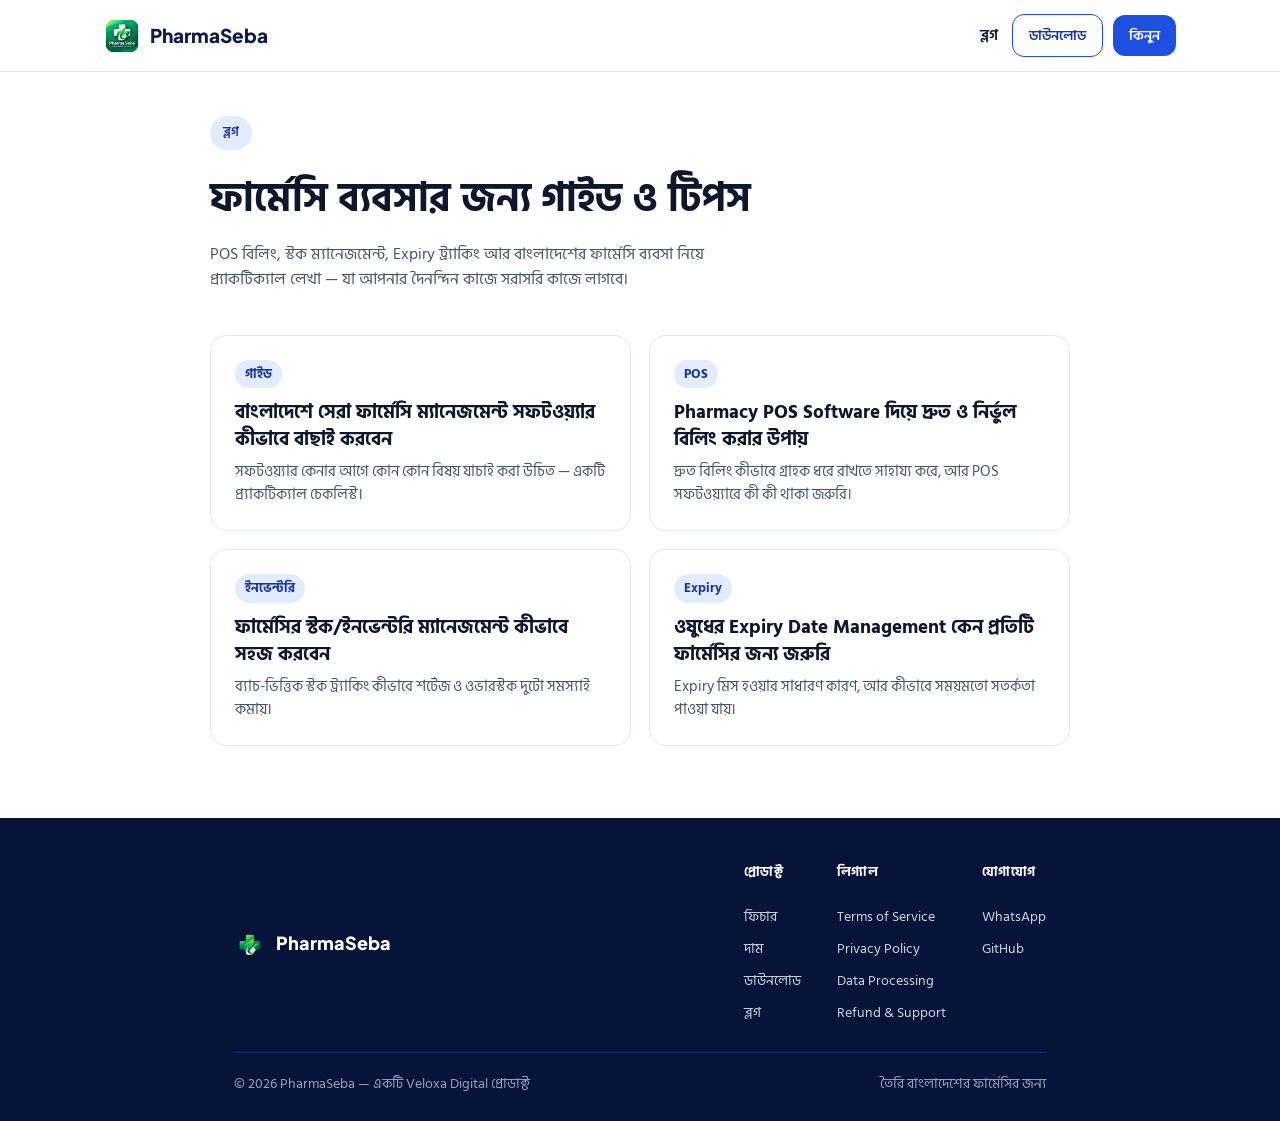
<file: blog/index.html>
<!DOCTYPE html>
<html lang="bn">
<head>
<meta charset="UTF-8">
<meta name="viewport" content="width=device-width, initial-scale=1.0">
<title>ব্লগ — PharmaSeba</title>
<meta name="description" content="ফার্মেসি ব্যবস্থাপনা, POS বিলিং, স্টক ও Expiry ম্যানেজমেন্ট নিয়ে PharmaSeba-এর ব্লগ — বাংলাদেশের ফার্মেসি মালিকদের জন্য।">
<meta name="robots" content="index, follow">
<link rel="canonical" href="https://pharmaseba.com/blog/index.html">
<link rel="icon" type="image/png" href="/assets/images/favicon.png">
<meta property="og:title" content="ব্লগ — PharmaSeba">
<meta property="og:description" content="ফার্মেসি ব্যবস্থাপনা, POS বিলিং, স্টক ও Expiry ম্যানেজমেন্ট নিয়ে PharmaSeba-এর ব্লগ।">
<meta property="og:image" content="https://pharmaseba.com/assets/images/logo-mark.png">
<meta property="og:type" content="website">
<meta property="og:url" content="https://pharmaseba.com/blog/index.html">
<link rel="preconnect" href="https://fonts.googleapis.com">
<link rel="preconnect" href="https://fonts.gstatic.com" crossorigin>
<link href="https://fonts.googleapis.com/css2?family=Hind+Siliguri:wght@400;500;600;700&family=Manrope:wght@700;800&display=swap" rel="stylesheet">
<style>
:root{
  --green: #0E9F6E;
  --green-dark: #065F46;
  --green-deeper: #043D2E;
  --blue: #2563EB;
  --bg-tint: #F7FAF9;
  --white: #FFFFFF;
  --ink: #0F2A22;
  --body: #3F5750;
  --line: #E1EBE7;
}
*{box-sizing:border-box; margin:0; padding:0;}
html{scroll-behavior:smooth;}
body{font-family:'Hind Siliguri','Manrope',sans-serif; color:var(--ink); background:var(--white); line-height:1.65; font-size:16px;}
img{max-width:100%; display:block;}
a{color:inherit;}
.wrap{max-width:860px; margin:0 auto; padding:0 24px;}
header{position:sticky; top:0; z-index:50; background:rgba(255,255,255,0.92); backdrop-filter:saturate(180%) blur(8px); border-bottom:1px solid var(--line);}
.nav{display:flex; align-items:center; justify-content:space-between; padding:14px 24px; max-width:1120px; margin:0 auto;}
.nav-brand{display:flex; align-items:center; gap:10px; text-decoration:none;}
.nav-brand .mark{width:36px; height:36px; object-fit:contain;}
.nav-brand span{font-family:'Manrope',sans-serif; font-weight:800; font-size:19px; color:var(--green-deeper);}
.nav-cta{display:flex; align-items:center; gap:10px;}
.nav-blog-link{text-decoration:none; color:var(--ink); font-weight:600; font-size:14.5px; margin-right:4px;}
.btn{display:inline-flex; align-items:center; justify-content:center; gap:8px; padding:11px 22px; border-radius:9px; font-weight:600; font-size:15px; text-decoration:none; border:none; cursor:pointer; font-family:inherit;}
.btn-primary{background:var(--green); color:#fff; box-shadow:0 2px 0 var(--green-dark);}
.btn-outline{background:transparent; color:var(--green-dark); border:1.5px solid var(--green-dark);}
.btn-sm{padding:9px 16px; font-size:14px;}
.nav-cta .btn-outline{display:none;}
@media(min-width:640px){ .nav-cta .btn-outline{display:inline-flex;} }

.breadcrumb{font-size:13.5px; color:var(--body); padding:22px 0 0; display:flex; gap:6px; flex-wrap:wrap;}
.breadcrumb a{color:var(--green-dark); text-decoration:none;}
.breadcrumb span{color:#9BB3AB;}

.blog-hero{padding:18px 0 8px;}
.blog-hero .kicker{display:inline-block; background:#E6F6EF; color:var(--green-dark); font-weight:600; font-size:13px; padding:6px 13px; border-radius:100px; margin-bottom:16px;}
.blog-hero h1{font-size:clamp(26px,4.2vw,38px); font-weight:700; margin-bottom:12px; letter-spacing:-0.01em; line-height:1.3;}
.blog-hero .meta{color:var(--body); font-size:14px;}

.article-body{padding:28px 0 72px;}
.article-body h2{font-size:21px; font-weight:700; margin:32px 0 12px; color:var(--green-deeper);}
.article-body h2:first-child{margin-top:0;}
.article-body p{color:var(--body); font-size:15.8px; margin-bottom:15px; max-width:74ch;}
.article-body ul, .article-body ol{color:var(--body); font-size:15.8px; margin:0 0 15px 22px;}
.article-body li{margin-bottom:8px;}
.article-body a{color:var(--green-dark); text-decoration:underline; font-weight:600;}
.article-body strong{color:var(--ink);}
.cta-box{background:var(--bg-tint); border:1px solid var(--line); border-radius:14px; padding:22px; margin:30px 0; text-align:center;}
.cta-box p{margin-bottom:14px; color:var(--ink); font-weight:600; font-size:16px;}

.blog-list-hero{padding:44px 0 10px;}
.blog-list-hero .kicker{display:inline-block; background:#E6F6EF; color:var(--green-dark); font-weight:600; font-size:13px; padding:6px 13px; border-radius:100px; margin-bottom:16px;}
.blog-list-hero h1{font-size:clamp(28px,4.5vw,40px); font-weight:700; margin-bottom:10px;}
.blog-list-hero p{color:var(--body); font-size:15.5px; max-width:60ch;}
.blog-grid{display:grid; grid-template-columns:1fr; gap:18px; padding:32px 0 72px;}
@media(min-width:720px){ .blog-grid{grid-template-columns:1fr 1fr;} }
.blog-card{display:block; text-decoration:none; color:inherit; border:1px solid var(--line); border-radius:16px; padding:24px; transition:border-color .15s, transform .15s;}
.blog-card:hover{border-color:var(--green); transform:translateY(-2px);}
.blog-card .tag{display:inline-block; font-size:12.5px; font-weight:700; color:var(--green-dark); background:#E6F6EF; padding:4px 10px; border-radius:100px; margin-bottom:12px;}
.blog-card h3{font-size:19px; font-weight:700; margin-bottom:8px; line-height:1.4;}
.blog-card p{color:var(--body); font-size:14.5px; line-height:1.55;}

footer{background:var(--green-deeper); color:#BFE3D4; padding:44px 0 26px;}
.footer-grid{display:flex; flex-wrap:wrap; justify-content:space-between; gap:28px; margin-bottom:28px;}
.footer-brand{display:flex; align-items:center; gap:10px; text-decoration:none;}
.footer-brand span{font-family:'Manrope',sans-serif; font-weight:800; font-size:18px; color:#fff;}
.footer-cols{display:flex; flex-wrap:wrap; gap:36px;}
.footer-col h5{font-size:13px; font-weight:700; color:#fff; margin-bottom:12px; letter-spacing:.02em;}
.footer-col{display:flex; flex-direction:column; gap:9px; font-size:14px;}
.footer-col a{text-decoration:none; color:#BFE3D4;}
.footer-col a:hover{color:#fff;}
.footer-bottom{border-top:1px solid rgba(255,255,255,0.12); padding-top:20px; font-size:13.5px; color:#7FAF9B; display:flex; flex-wrap:wrap; gap:10px; justify-content:space-between;}
:focus-visible{outline:2px solid var(--blue); outline-offset:2px;}
</style>
<script type="application/ld+json">
{
  "@context": "https://schema.org",
  "@type": "BreadcrumbList",
  "itemListElement": [
    {"@type": "ListItem", "position": 1, "name": "Home", "item": "https://pharmaseba.com/"},
    {"@type": "ListItem", "position": 2, "name": "Blog", "item": "https://pharmaseba.com/blog/index.html"}
  ]
}
</script>
<script type="application/ld+json">
{
  "@context": "https://schema.org",
  "@type": "Organization",
  "name": "PharmaSeba",
  "url": "https://pharmaseba.com",
  "logo": "https://pharmaseba.com/assets/images/logo-mark.png"
}
</script>
<link rel="stylesheet" href="/assets/theme.css">
</head>
<body>

<header>
  <nav class="nav">
    <a href="../index.html" class="nav-brand">
      <img src="/assets/images/logo-mark.webp" alt="PharmaSeba" class="mark">
      <span>PharmaSeba</span>
    </a>
    <div class="nav-cta">
      <a href="index.html" class="nav-blog-link">ব্লগ</a>
      <a href="../index.html#download" class="btn btn-outline btn-sm">ডাউনলোড</a>
      <a href="../index.html#pricing" class="btn btn-primary btn-sm">কিনুন</a>
    </div>
  </nav>
</header>

<main>
  <div class="wrap blog-list-hero">
    <span class="kicker">ব্লগ</span>
    <h1>ফার্মেসি ব্যবসার জন্য গাইড ও টিপস</h1>
    <p>POS বিলিং, স্টক ম্যানেজমেন্ট, Expiry ট্র্যাকিং আর বাংলাদেশের ফার্মেসি ব্যবসা নিয়ে প্র্যাকটিক্যাল লেখা — যা আপনার দৈনন্দিন কাজে সরাসরি কাজে লাগবে।</p>
  </div>
  <div class="wrap blog-grid">
    <a href="pharmacy-management-bangladesh.html" class="blog-card">
      <span class="tag">গাইড</span>
      <h3>বাংলাদেশে সেরা ফার্মেসি ম্যানেজমেন্ট সফটওয়্যার কীভাবে বাছাই করবেন</h3>
      <p>সফটওয়্যার কেনার আগে কোন কোন বিষয় যাচাই করা উচিত — একটি প্র্যাকটিক্যাল চেকলিস্ট।</p>
    </a>
    <a href="pharmacy-pos-software.html" class="blog-card">
      <span class="tag">POS</span>
      <h3>Pharmacy POS Software দিয়ে দ্রুত ও নির্ভুল বিলিং করার উপায়</h3>
      <p>দ্রুত বিলিং কীভাবে গ্রাহক ধরে রাখতে সাহায্য করে, আর POS সফটওয়্যারে কী কী থাকা জরুরি।</p>
    </a>
    <a href="pharmacy-inventory-management.html" class="blog-card">
      <span class="tag">ইনভেন্টরি</span>
      <h3>ফার্মেসির স্টক/ইনভেন্টরি ম্যানেজমেন্ট কীভাবে সহজ করবেন</h3>
      <p>ব্যাচ-ভিত্তিক স্টক ট্র্যাকিং কীভাবে শর্টেজ ও ওভারস্টক দুটো সমস্যাই কমায়।</p>
    </a>
    <a href="medicine-expiry-management.html" class="blog-card">
      <span class="tag">Expiry</span>
      <h3>ওষুধের Expiry Date Management কেন প্রতিটি ফার্মেসির জন্য জরুরি</h3>
      <p>Expiry মিস হওয়ার সাধারণ কারণ, আর কীভাবে সময়মতো সতর্কতা পাওয়া যায়।</p>
    </a>
  </div>
</main>

<footer>
  <div class="wrap">
    <div class="footer-grid">
      <a href="../index.html" class="footer-brand">
        <img src="/assets/images/footer-mark.png" alt="PharmaSeba" style="width:32px; height:32px; object-fit:contain;">
        <span>PharmaSeba</span>
      </a>
      <div class="footer-cols">
        <div class="footer-col">
          <h5>প্রোডাক্ট</h5>
          <a href="../index.html#features">ফিচার</a>
          <a href="../index.html#pricing">দাম</a>
          <a href="../index.html#download">ডাউনলোড</a>
          <a href="index.html">ব্লগ</a>
        </div>
        <div class="footer-col">
          <h5>লিগ্যাল</h5>
          <a href="../terms.html">Terms of Service</a>
          <a href="../privacy.html">Privacy Policy</a>
          <a href="../data-processing.html">Data Processing</a>
          <a href="../refund-policy.html">Refund &amp; Support</a>
        </div>
        <div class="footer-col">
          <h5>যোগাযোগ</h5>
          <a href="https://wa.me/8801935291005" target="_blank" rel="noopener">WhatsApp</a>
          <a href="https://github.com/sanowarhp/pharmaseba-releases" target="_blank" rel="noopener">GitHub</a>
        </div>
      </div>
    </div>
    <div class="footer-bottom">
      <span>© 2026 PharmaSeba — একটি Veloxa Digital প্রোডাক্ট</span>
      <span>তৈরি বাংলাদেশের ফার্মেসির জন্য</span>
    </div>
  </div>
</footer>

</body>
</html>
</file>
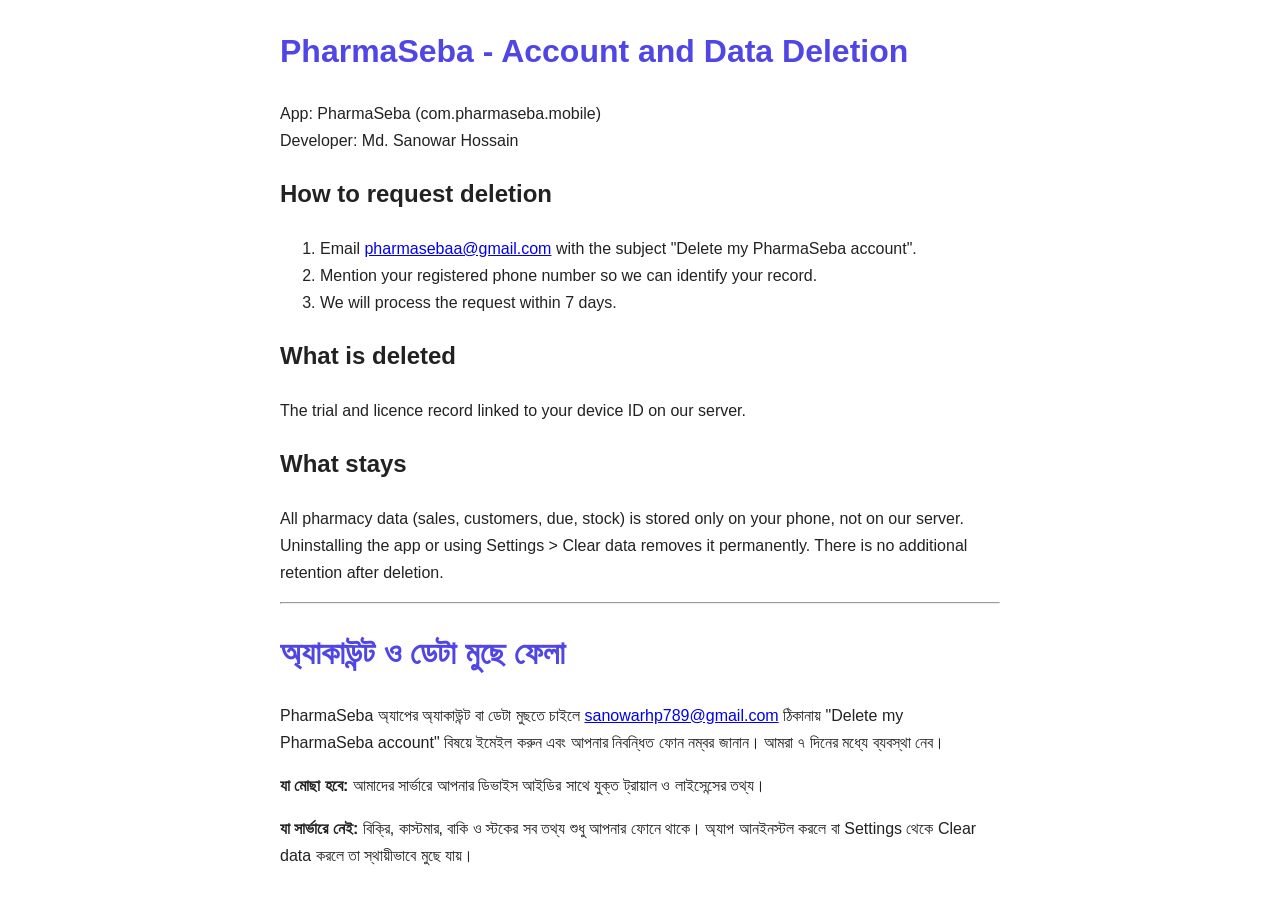
<file: app-delete-account.html>
<!doctype html>
<html lang="bn">
<head>
<meta charset="utf-8">
<meta name="viewport" content="width=device-width, initial-scale=1">
<title>PharmaSeba - Account and Data Deletion</title>
<style>body{font-family:sans-serif;max-width:720px;margin:24px auto;padding:0 16px;line-height:1.7;color:#222}h1{color:#4f46e5}</style>
</head>
<body>
<h1>PharmaSeba - Account and Data Deletion</h1>
<p>App: PharmaSeba (com.pharmaseba.mobile)<br>Developer: Md. Sanowar Hossain</p>

<h2>How to request deletion</h2>
<ol>
<li>Email <a href="mailto:pharmasebaa@gmail.com">pharmasebaa@gmail.com</a> with the subject "Delete my PharmaSeba account".</li>
<li>Mention your registered phone number so we can identify your record.</li>
<li>We will process the request within 7 days.</li>
</ol>

<h2>What is deleted</h2>
<p>The trial and licence record linked to your device ID on our server.</p>

<h2>What stays</h2>
<p>All pharmacy data (sales, customers, due, stock) is stored only on your phone, not on our server. Uninstalling the app or using Settings &gt; Clear data removes it permanently. There is no additional retention after deletion.</p>

<hr>
<h1>অ্যাকাউন্ট ও ডেটা মুছে ফেলা</h1>
<p>PharmaSeba অ্যাপের অ্যাকাউন্ট বা ডেটা মুছতে চাইলে <a href="mailto:pharmasebaa@gmail.com">sanowarhp789@gmail.com</a> ঠিকানায় "Delete my PharmaSeba account" বিষয়ে ইমেইল করুন এবং আপনার নিবন্ধিত ফোন নম্বর জানান। আমরা ৭ দিনের মধ্যে ব্যবস্থা নেব।</p>
<p><b>যা মোছা হবে:</b> আমাদের সার্ভারে আপনার ডিভাইস আইডির সাথে যুক্ত ট্রায়াল ও লাইসেন্সের তথ্য।</p>
<p><b>যা সার্ভারে নেই:</b> বিক্রি, কাস্টমার, বাকি ও স্টকের সব তথ্য শুধু আপনার ফোনে থাকে। অ্যাপ আনইনস্টল করলে বা Settings থেকে Clear data করলে তা স্থায়ীভাবে মুছে যায়।</p>
</body>
</html>
</file>
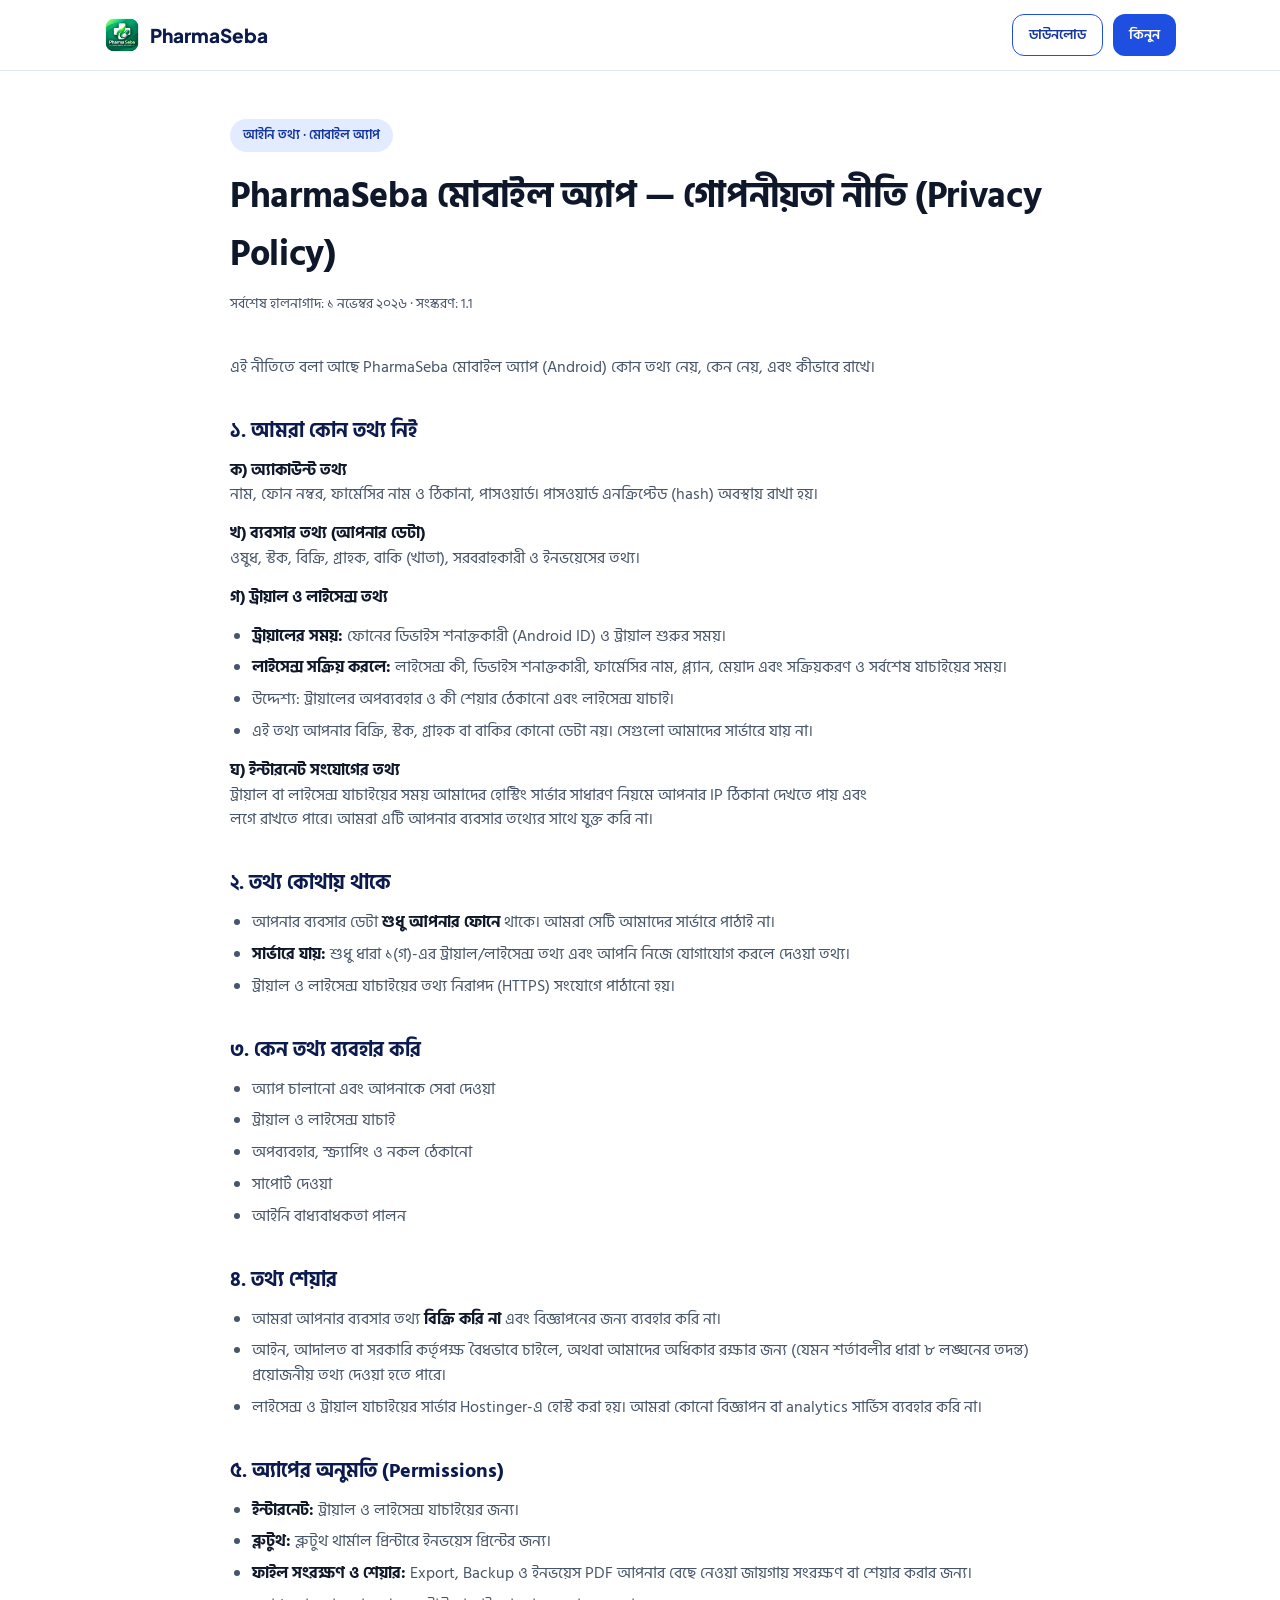
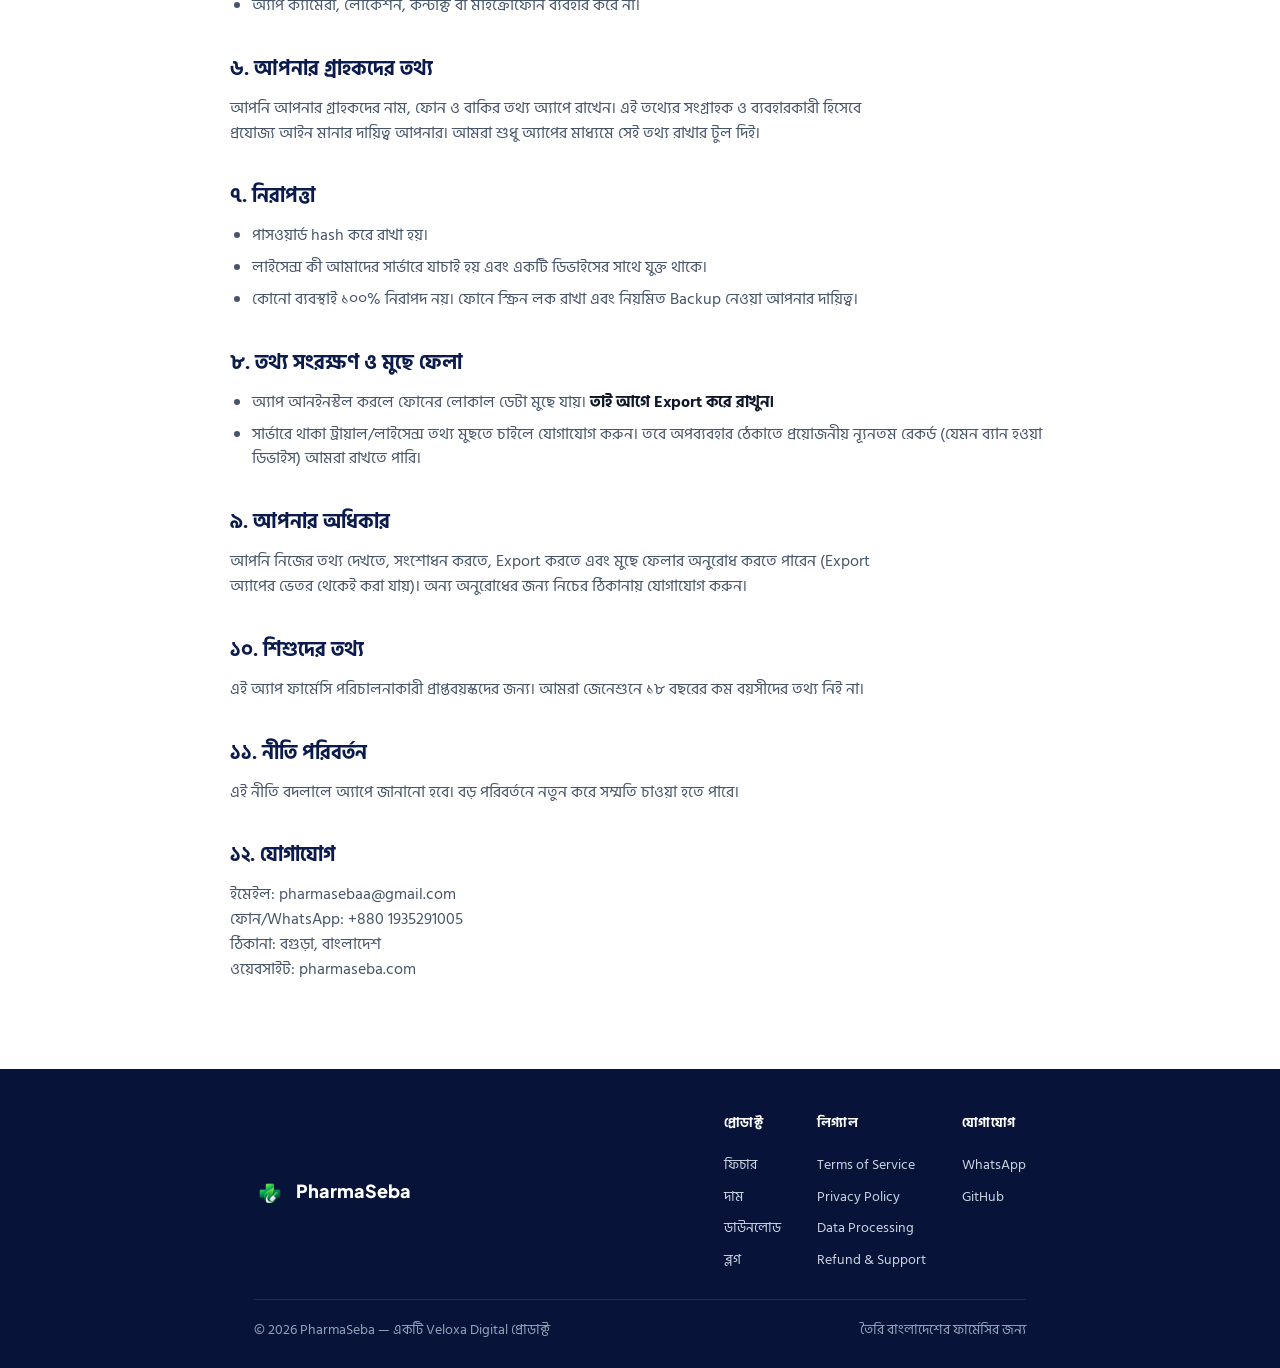
<file: app-privacy.html>
<!DOCTYPE html>
<html lang="bn">
<head>
<meta charset="UTF-8">
<meta name="viewport" content="width=device-width, initial-scale=1.0">
<title>PharmaSeba মোবাইল অ্যাপ — গোপনীয়তা নীতি (Privacy Policy) — PharmaSeba</title>
<meta name="description" content="এই নীতিতে বলা আছে PharmaSeba মোবাইল অ্যাপ (Android) কোন তথ্য নেয়, কেন নেয়, এবং কীভাবে রাখে।">
<meta name="robots" content="index, follow">
<link rel="canonical" href="https://pharmaseba.com/app-privacy">
<link rel="icon" type="image/png" href="/assets/images/favicon.png">
<meta property="og:title" content="PharmaSeba মোবাইল অ্যাপ — গোপনীয়তা নীতি (Privacy Policy) — PharmaSeba">
<meta property="og:description" content="এই নীতিতে বলা আছে PharmaSeba মোবাইল অ্যাপ (Android) কোন তথ্য নেয়, কেন নেয়, এবং কীভাবে রাখে।">
<meta property="og:image" content="/assets/images/logo-mark.png">
<meta property="og:type" content="website">
<meta property="og:url" content="https://pharmaseba.com/app-privacy">
<meta name="twitter:card" content="summary">
<meta name="twitter:title" content="PharmaSeba মোবাইল অ্যাপ — গোপনীয়তা নীতি (Privacy Policy) — PharmaSeba">
<meta name="twitter:description" content="এই নীতিতে বলা আছে PharmaSeba মোবাইল অ্যাপ (Android) কোন তথ্য নেয়, কেন নেয়, এবং কীভাবে রাখে।">
<link rel="preconnect" href="https://fonts.googleapis.com">
<link rel="preconnect" href="https://fonts.gstatic.com" crossorigin>
<link href="https://fonts.googleapis.com/css2?family=Hind+Siliguri:wght@400;500;600;700&family=Manrope:wght@700;800&display=swap" rel="stylesheet">
<style>
:root{
  --green: #0E9F6E;
  --green-dark: #065F46;
  --green-deeper: #043D2E;
  --blue: #2563EB;
  --bg-tint: #F7FAF9;
  --white: #FFFFFF;
  --ink: #0F2A22;
  --body: #3F5750;
  --line: #E1EBE7;
}
*{box-sizing:border-box; margin:0; padding:0;}
html{scroll-behavior:smooth;}
body{
  font-family:'Hind Siliguri', 'Manrope', sans-serif;
  color:var(--ink);
  background:var(--white);
  line-height:1.6;
  font-size:16px;
}
img{max-width:100%; display:block;}
a{color:inherit;}
.wrap{max-width:820px; margin:0 auto; padding:0 24px;}
header{
  position:sticky; top:0; z-index:50;
  background:rgba(255,255,255,0.92);
  backdrop-filter:saturate(180%) blur(8px);
  border-bottom:1px solid var(--line);
}
.nav{
  display:flex; align-items:center; justify-content:space-between;
  padding:14px 24px; max-width:1120px; margin:0 auto;
}
.nav-brand{display:flex; align-items:center; gap:10px; text-decoration:none;}
.nav-brand .mark{width:36px; height:36px; object-fit:contain;}
.nav-brand span{font-family:'Manrope',sans-serif; font-weight:800; font-size:19px; color:var(--green-deeper);}
.nav-cta{display:flex; gap:10px;}
.btn{
  display:inline-flex; align-items:center; justify-content:center; gap:8px;
  padding:11px 22px; border-radius:9px; font-weight:600; font-size:15px;
  text-decoration:none; border:none; cursor:pointer;
  font-family:inherit;
}
.btn-primary{background:var(--green); color:#fff; box-shadow:0 2px 0 var(--green-dark);}
.btn-outline{background:transparent; color:var(--green-dark); border:1.5px solid var(--green-dark);}
.btn-sm{padding:9px 16px; font-size:14px;}
.nav-cta .btn-outline{display:none;}
@media(min-width:640px){ .nav-cta .btn-outline{display:inline-flex;} }

.legal-hero{padding:48px 0 8px;}
.legal-hero .kicker{display:inline-block; background:#E6F6EF; color:var(--green-dark); font-weight:600; font-size:13px; padding:6px 13px; border-radius:100px; margin-bottom:16px;}
.legal-hero h1{font-size:clamp(26px,4vw,36px); font-weight:700; margin-bottom:10px; letter-spacing:-0.01em;}
.legal-hero .updated{color:var(--body); font-size:14px;}

.legal-content{padding:32px 0 72px;}
.legal-content h2{font-size:20px; font-weight:700; margin:34px 0 12px; color:var(--green-deeper);}
.legal-content h2:first-child{margin-top:0;}
.legal-content p{color:var(--body); font-size:15.5px; margin-bottom:14px; max-width:74ch;}
.legal-content ul, .legal-content ol{color:var(--body); font-size:15.5px; margin:0 0 14px 22px;}
.legal-content li{margin-bottom:7px;}
.legal-content a{color:var(--green-dark); text-decoration:underline;}
.legal-content strong{color:var(--ink);}
.note-box{background:var(--bg-tint); border:1px solid var(--line); border-radius:12px; padding:16px 18px; margin:20px 0; font-size:14.5px; color:var(--body);}

footer{background:var(--green-deeper); color:#BFE3D4; padding:44px 0 26px;}
.footer-grid{display:flex; flex-wrap:wrap; justify-content:space-between; gap:28px; margin-bottom:28px;}
.footer-brand{display:flex; align-items:center; gap:10px; text-decoration:none;}
.footer-brand span{font-family:'Manrope',sans-serif; font-weight:800; font-size:18px; color:#fff;}
.footer-cols{display:flex; flex-wrap:wrap; gap:36px;}
.footer-col h5{font-size:13px; font-weight:700; color:#fff; margin-bottom:12px; letter-spacing:.02em;}
.footer-col{display:flex; flex-direction:column; gap:9px; font-size:14px;}
.footer-col a{text-decoration:none; color:#BFE3D4;}
.footer-col a:hover{color:#fff;}
.footer-bottom{border-top:1px solid rgba(255,255,255,0.12); padding-top:20px; font-size:13.5px; color:#7FAF9B; display:flex; flex-wrap:wrap; gap:10px; justify-content:space-between;}
.visually-hidden{position:absolute; width:1px; height:1px; overflow:hidden; clip:rect(0 0 0 0);}
:focus-visible{outline:2px solid var(--blue); outline-offset:2px;}
</style>
<link rel="stylesheet" href="/assets/theme.css">
</head>
<body>

<header>
  <nav class="nav">
    <a href="index.html" class="nav-brand">
      <img src="/assets/images/logo-mark.webp" alt="PharmaSeba" class="mark">
      <span>PharmaSeba</span>
    </a>
    <div class="nav-cta">
      <a href="index.html#download" class="btn btn-outline btn-sm">ডাউনলোড</a>
      <a href="index.html#pricing" class="btn btn-primary btn-sm">কিনুন</a>
    </div>
  </nav>
</header>

<main>
  <div class="wrap legal-hero">
    <span class="kicker">আইনি তথ্য · মোবাইল অ্যাপ</span>
    <h1>PharmaSeba মোবাইল অ্যাপ — গোপনীয়তা নীতি (Privacy Policy)</h1>
    <p class="updated">সর্বশেষ হালনাগাদ: ১ নভেম্বর ২০২৬ · সংস্করণ: 1.1</p>
  </div>
  <div class="wrap legal-content">
    <p>এই নীতিতে বলা আছে PharmaSeba মোবাইল অ্যাপ (Android) কোন তথ্য নেয়, কেন নেয়, এবং কীভাবে রাখে।</p>

    <h2>১. আমরা কোন তথ্য নিই</h2>
    <p><strong>ক) অ্যাকাউন্ট তথ্য</strong><br>
    নাম, ফোন নম্বর, ফার্মেসির নাম ও ঠিকানা, পাসওয়ার্ড। পাসওয়ার্ড এনক্রিপ্টেড (hash) অবস্থায় রাখা হয়।</p>
    <p><strong>খ) ব্যবসার তথ্য (আপনার ডেটা)</strong><br>
    ওষুধ, স্টক, বিক্রি, গ্রাহক, বাকি (খাতা), সরবরাহকারী ও ইনভয়েসের তথ্য।</p>
    <p><strong>গ) ট্রায়াল ও লাইসেন্স তথ্য</strong></p>
    <ul>
      <li><strong>ট্রায়ালের সময়:</strong> ফোনের ডিভাইস শনাক্তকারী (Android ID) ও ট্রায়াল শুরুর সময়।</li>
      <li><strong>লাইসেন্স সক্রিয় করলে:</strong> লাইসেন্স কী, ডিভাইস শনাক্তকারী, ফার্মেসির নাম, প্ল্যান, মেয়াদ এবং সক্রিয়করণ ও সর্বশেষ যাচাইয়ের সময়।</li>
      <li>উদ্দেশ্য: ট্রায়ালের অপব্যবহার ও কী শেয়ার ঠেকানো এবং লাইসেন্স যাচাই।</li>
      <li>এই তথ্য আপনার বিক্রি, স্টক, গ্রাহক বা বাকির কোনো ডেটা নয়। সেগুলো আমাদের সার্ভারে যায় না।</li>
    </ul>
    <p><strong>ঘ) ইন্টারনেট সংযোগের তথ্য</strong><br>
    ট্রায়াল বা লাইসেন্স যাচাইয়ের সময় আমাদের হোস্টিং সার্ভার সাধারণ নিয়মে আপনার IP ঠিকানা দেখতে পায় এবং লগে রাখতে পারে। আমরা এটি আপনার ব্যবসার তথ্যের সাথে যুক্ত করি না।</p>

    <h2>২. তথ্য কোথায় থাকে</h2>
    <ul>
      <li>আপনার ব্যবসার ডেটা <strong>শুধু আপনার ফোনে</strong> থাকে। আমরা সেটি আমাদের সার্ভারে পাঠাই না।</li>
      <li><strong>সার্ভারে যায়:</strong> শুধু ধারা ১(গ)-এর ট্রায়াল/লাইসেন্স তথ্য এবং আপনি নিজে যোগাযোগ করলে দেওয়া তথ্য।</li>
      <li>ট্রায়াল ও লাইসেন্স যাচাইয়ের তথ্য নিরাপদ (HTTPS) সংযোগে পাঠানো হয়।</li>
    </ul>

    <h2>৩. কেন তথ্য ব্যবহার করি</h2>
    <ul>
      <li>অ্যাপ চালানো এবং আপনাকে সেবা দেওয়া</li>
      <li>ট্রায়াল ও লাইসেন্স যাচাই</li>
      <li>অপব্যবহার, স্ক্র্যাপিং ও নকল ঠেকানো</li>
      <li>সাপোর্ট দেওয়া</li>
      <li>আইনি বাধ্যবাধকতা পালন</li>
    </ul>

    <h2>৪. তথ্য শেয়ার</h2>
    <ul>
      <li>আমরা আপনার ব্যবসার তথ্য <strong>বিক্রি করি না</strong> এবং বিজ্ঞাপনের জন্য ব্যবহার করি না।</li>
      <li>আইন, আদালত বা সরকারি কর্তৃপক্ষ বৈধভাবে চাইলে, অথবা আমাদের অধিকার রক্ষার জন্য (যেমন শর্তাবলীর ধারা ৮ লঙ্ঘনের তদন্ত) প্রয়োজনীয় তথ্য দেওয়া হতে পারে।</li>
      <li>লাইসেন্স ও ট্রায়াল যাচাইয়ের সার্ভার Hostinger-এ হোস্ট করা হয়। আমরা কোনো বিজ্ঞাপন বা analytics সার্ভিস ব্যবহার করি না।</li>
    </ul>

    <h2>৫. অ্যাপের অনুমতি (Permissions)</h2>
    <ul>
      <li><strong>ইন্টারনেট:</strong> ট্রায়াল ও লাইসেন্স যাচাইয়ের জন্য।</li>
      <li><strong>ব্লুটুথ:</strong> ব্লুটুথ থার্মাল প্রিন্টারে ইনভয়েস প্রিন্টের জন্য।</li>
      <li><strong>ফাইল সংরক্ষণ ও শেয়ার:</strong> Export, Backup ও ইনভয়েস PDF আপনার বেছে নেওয়া জায়গায় সংরক্ষণ বা শেয়ার করার জন্য।</li>
      <li>অ্যাপ ক্যামেরা, লোকেশন, কন্টাক্ট বা মাইক্রোফোন ব্যবহার করে না।</li>
    </ul>

    <h2>৬. আপনার গ্রাহকদের তথ্য</h2>
    <p>আপনি আপনার গ্রাহকদের নাম, ফোন ও বাকির তথ্য অ্যাপে রাখেন। এই তথ্যের সংগ্রাহক ও ব্যবহারকারী হিসেবে প্রযোজ্য আইন মানার দায়িত্ব আপনার। আমরা শুধু অ্যাপের মাধ্যমে সেই তথ্য রাখার টুল দিই।</p>

    <h2>৭. নিরাপত্তা</h2>
    <ul>
      <li>পাসওয়ার্ড hash করে রাখা হয়।</li>
      <li>লাইসেন্স কী আমাদের সার্ভারে যাচাই হয় এবং একটি ডিভাইসের সাথে যুক্ত থাকে।</li>
      <li>কোনো ব্যবস্থাই ১০০% নিরাপদ নয়। ফোনে স্ক্রিন লক রাখা এবং নিয়মিত Backup নেওয়া আপনার দায়িত্ব।</li>
    </ul>

    <h2>৮. তথ্য সংরক্ষণ ও মুছে ফেলা</h2>
    <ul>
      <li>অ্যাপ আনইনস্টল করলে ফোনের লোকাল ডেটা মুছে যায়। <strong>তাই আগে Export করে রাখুন।</strong></li>
      <li>সার্ভারে থাকা ট্রায়াল/লাইসেন্স তথ্য মুছতে চাইলে যোগাযোগ করুন। তবে অপব্যবহার ঠেকাতে প্রয়োজনীয় ন্যূনতম রেকর্ড (যেমন ব্যান হওয়া ডিভাইস) আমরা রাখতে পারি।</li>
    </ul>

    <h2>৯. আপনার অধিকার</h2>
    <p>আপনি নিজের তথ্য দেখতে, সংশোধন করতে, Export করতে এবং মুছে ফেলার অনুরোধ করতে পারেন (Export অ্যাপের ভেতর থেকেই করা যায়)। অন্য অনুরোধের জন্য নিচের ঠিকানায় যোগাযোগ করুন।</p>

    <h2>১০. শিশুদের তথ্য</h2>
    <p>এই অ্যাপ ফার্মেসি পরিচালনাকারী প্রাপ্তবয়স্কদের জন্য। আমরা জেনেশুনে ১৮ বছরের কম বয়সীদের তথ্য নিই না।</p>

    <h2>১১. নীতি পরিবর্তন</h2>
    <p>এই নীতি বদলালে অ্যাপে জানানো হবে। বড় পরিবর্তনে নতুন করে সম্মতি চাওয়া হতে পারে।</p>

    <h2>১২. যোগাযোগ</h2>
    <p>ইমেইল: pharmasebaa@gmail.com<br>
    ফোন/WhatsApp: +880 1935291005<br>
    ঠিকানা: বগুড়া, বাংলাদেশ<br>
    ওয়েবসাইট: pharmaseba.com</p>

  </div>
</main>

<footer>
  <div class="wrap">
    <div class="footer-grid">
      <a href="index.html" class="footer-brand">
        <img src="/assets/images/footer-mark.png" alt="PharmaSeba" style="width:32px; height:32px; object-fit:contain;">
        <span>PharmaSeba</span>
      </a>
      <div class="footer-cols">
        <div class="footer-col">
          <h5>প্রোডাক্ট</h5>
          <a href="index.html#features">ফিচার</a>
          <a href="index.html#pricing">দাম</a>
          <a href="index.html#download">ডাউনলোড</a>
          <a href="blog/index.html">ব্লগ</a>
        </div>
        <div class="footer-col">
          <h5>লিগ্যাল</h5>
          <a href="terms.html">Terms of Service</a>
          <a href="privacy.html">Privacy Policy</a>
          <a href="data-processing.html">Data Processing</a>
          <a href="refund-policy.html">Refund &amp; Support</a>
        </div>
        <div class="footer-col">
          <h5>যোগাযোগ</h5>
          <a href="https://wa.me/8801935291005" target="_blank" rel="noopener">WhatsApp</a>
          <a href="https://github.com/sanowarhp/pharmaseba" target="_blank" rel="noopener">GitHub</a>
        </div>
      </div>
    </div>
    <div class="footer-bottom">
      <span>© 2026 PharmaSeba — একটি Veloxa Digital প্রোডাক্ট</span>
      <span>তৈরি বাংলাদেশের ফার্মেসির জন্য</span>
    </div>
  </div>
</footer>

</body>
</html>
</file>
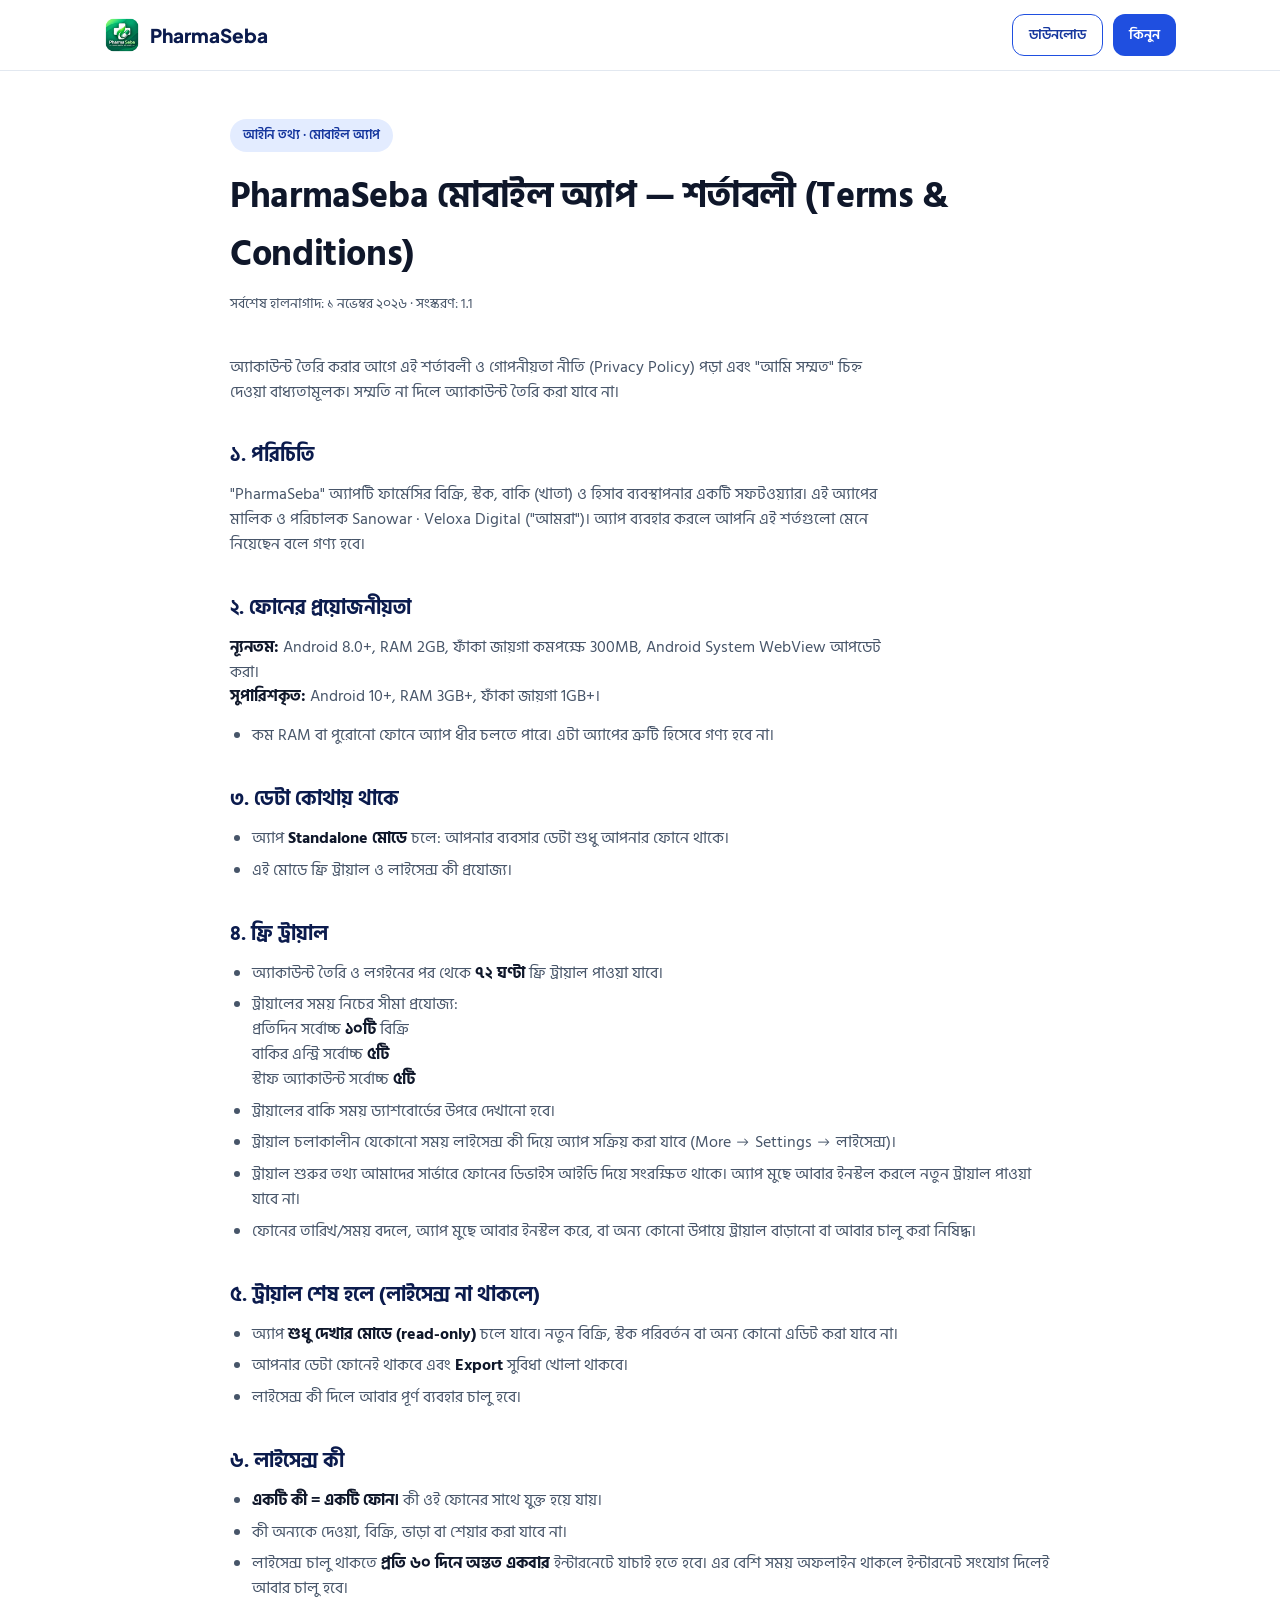
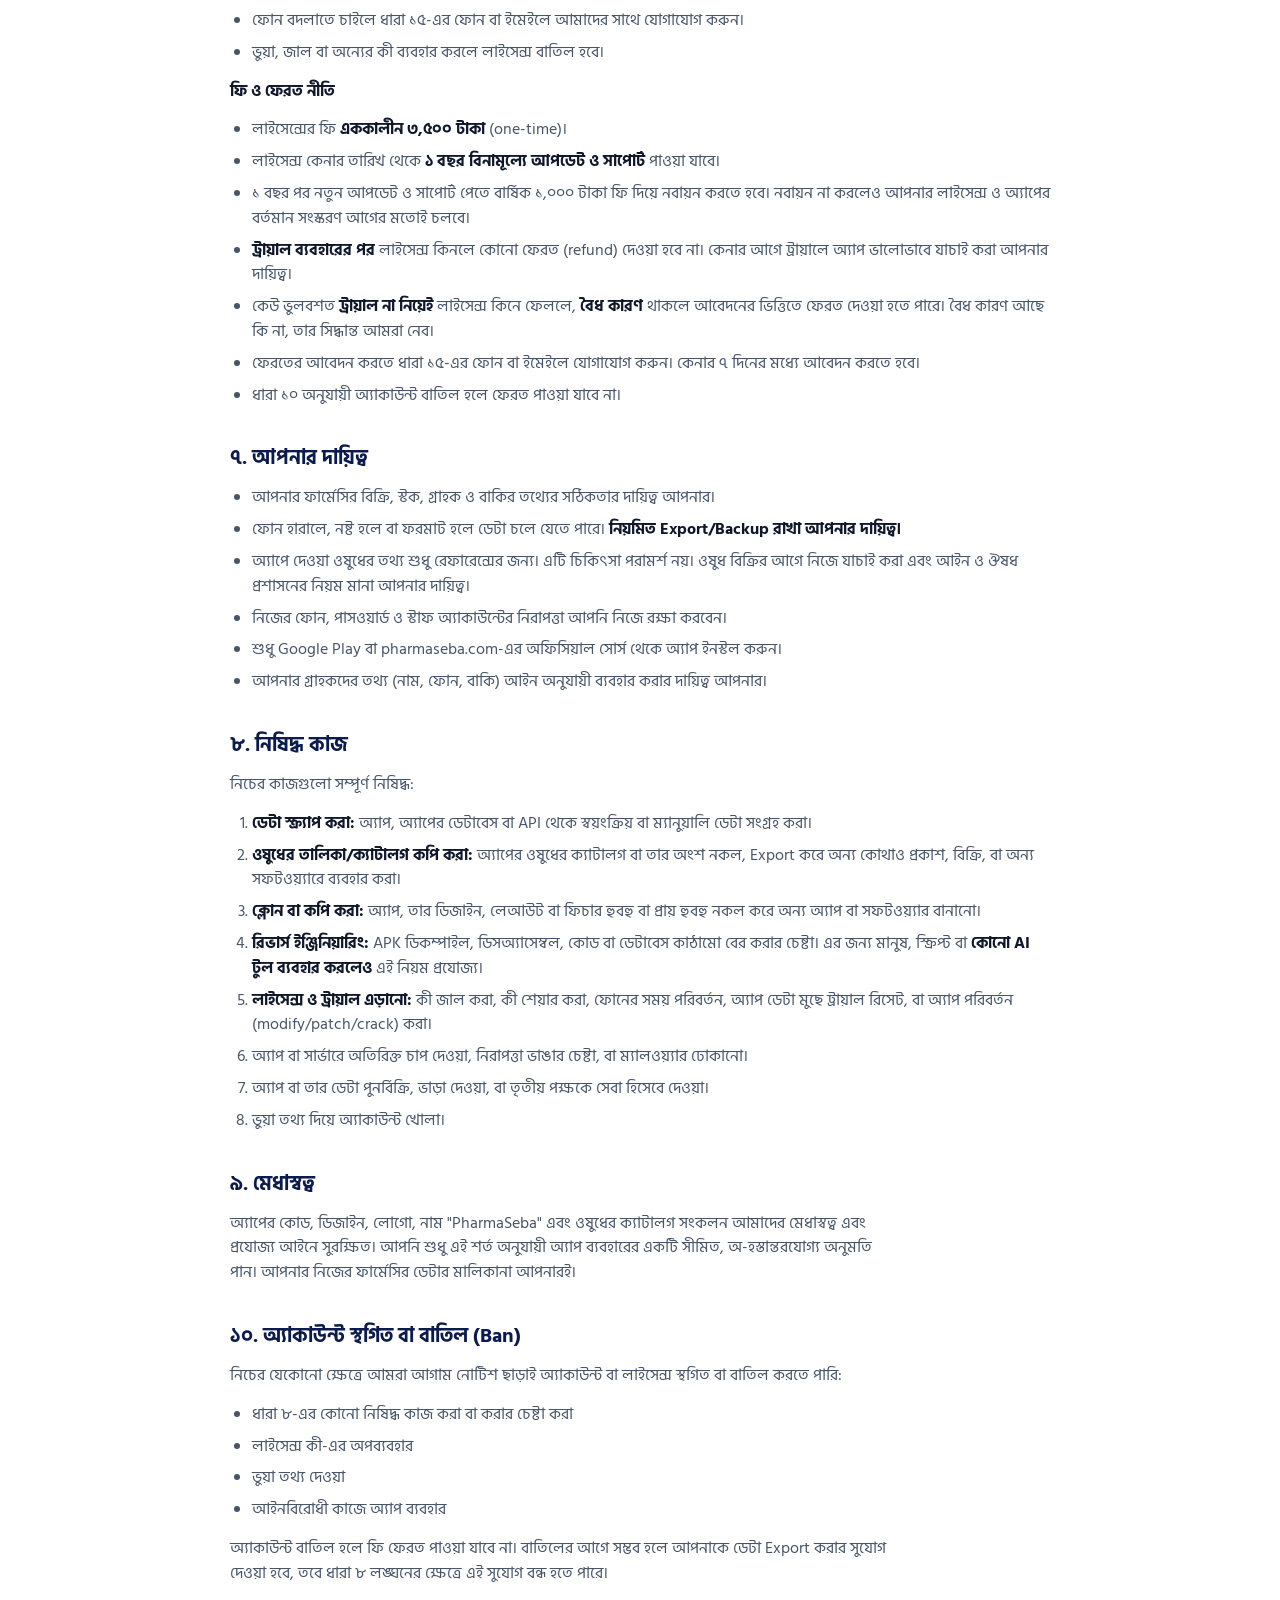
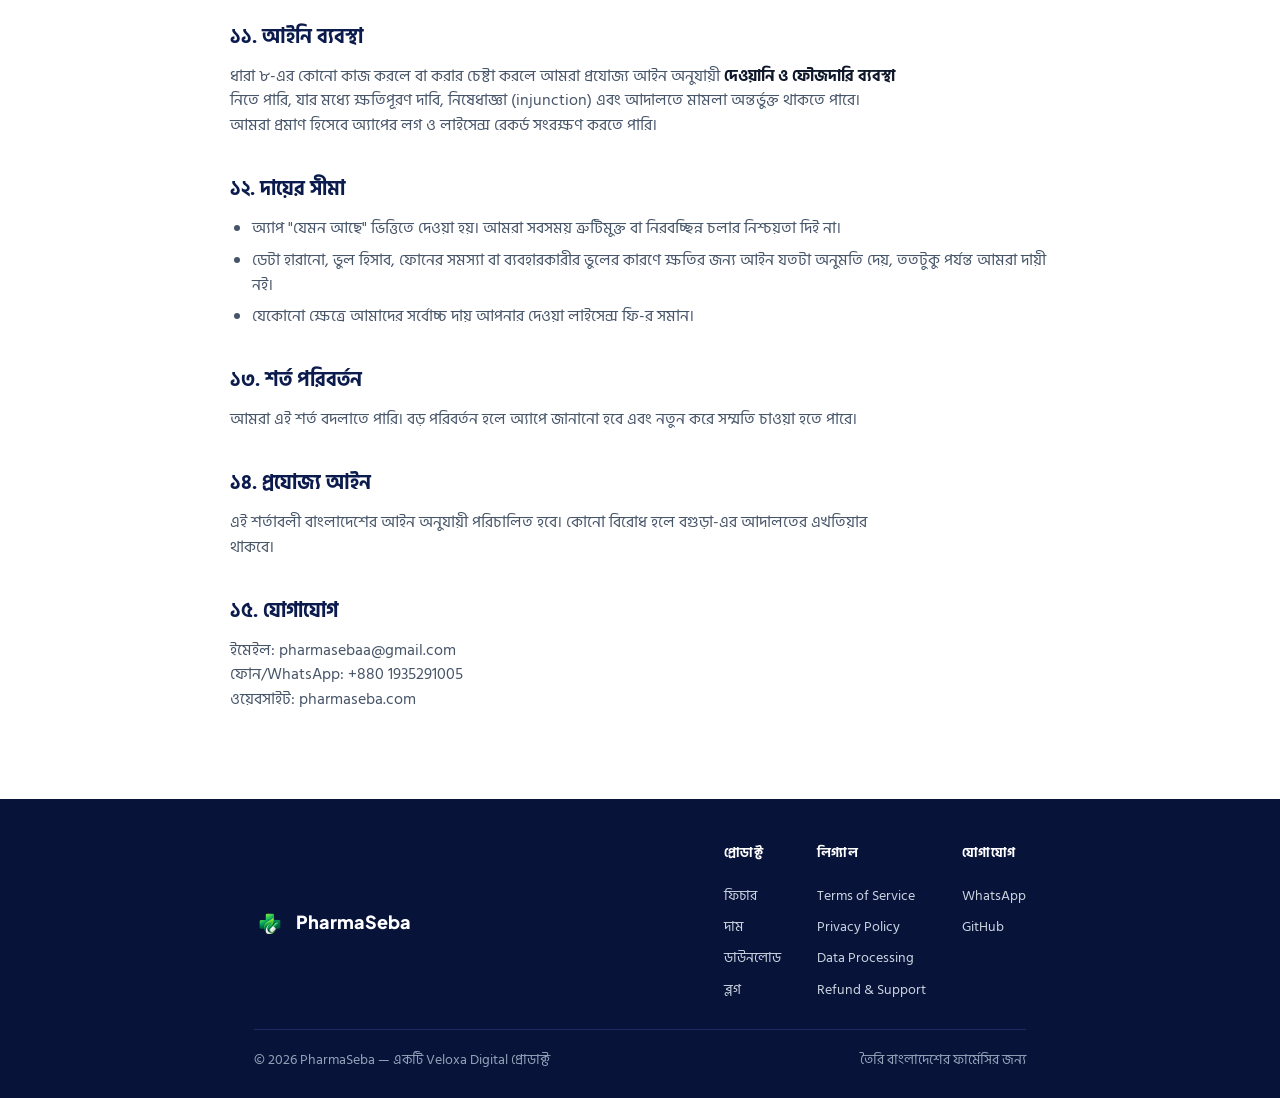
<file: app-terms.html>
<!DOCTYPE html>
<html lang="bn">
<head>
<meta charset="UTF-8">
<meta name="viewport" content="width=device-width, initial-scale=1.0">
<title>PharmaSeba মোবাইল অ্যাপ — শর্তাবলী (Terms &amp; Conditions) — PharmaSeba</title>
<meta name="description" content="অ্যাকাউন্ট তৈরি করার আগে এই শর্তাবলী ও গোপনীয়তা নীতি (Privacy Policy) পড়া এবং "আমি সম্মত" চিহ্ন দেওয়া বাধ্যতামূলক। সম্মতি না দিলে অ্যাকাউন্ট তৈরি করা যাবে না">
<meta name="robots" content="index, follow">
<link rel="canonical" href="https://pharmaseba.com/app-terms">
<link rel="icon" type="image/png" href="/assets/images/favicon.png">
<meta property="og:title" content="PharmaSeba মোবাইল অ্যাপ — শর্তাবলী (Terms &amp; Conditions) — PharmaSeba">
<meta property="og:description" content="অ্যাকাউন্ট তৈরি করার আগে এই শর্তাবলী ও গোপনীয়তা নীতি (Privacy Policy) পড়া এবং "আমি সম্মত" চিহ্ন দেওয়া বাধ্যতামূলক। সম্মতি না দিলে অ্যাকাউন্ট তৈরি করা যাবে না">
<meta property="og:image" content="/assets/images/logo-mark.png">
<meta property="og:type" content="website">
<meta property="og:url" content="https://pharmaseba.com/app-terms">
<meta name="twitter:card" content="summary">
<meta name="twitter:title" content="PharmaSeba মোবাইল অ্যাপ — শর্তাবলী (Terms &amp; Conditions) — PharmaSeba">
<meta name="twitter:description" content="অ্যাকাউন্ট তৈরি করার আগে এই শর্তাবলী ও গোপনীয়তা নীতি (Privacy Policy) পড়া এবং "আমি সম্মত" চিহ্ন দেওয়া বাধ্যতামূলক। সম্মতি না দিলে অ্যাকাউন্ট তৈরি করা যাবে না">
<link rel="preconnect" href="https://fonts.googleapis.com">
<link rel="preconnect" href="https://fonts.gstatic.com" crossorigin>
<link href="https://fonts.googleapis.com/css2?family=Hind+Siliguri:wght@400;500;600;700&family=Manrope:wght@700;800&display=swap" rel="stylesheet">
<style>
:root{
  --green: #0E9F6E;
  --green-dark: #065F46;
  --green-deeper: #043D2E;
  --blue: #2563EB;
  --bg-tint: #F7FAF9;
  --white: #FFFFFF;
  --ink: #0F2A22;
  --body: #3F5750;
  --line: #E1EBE7;
}
*{box-sizing:border-box; margin:0; padding:0;}
html{scroll-behavior:smooth;}
body{
  font-family:'Hind Siliguri', 'Manrope', sans-serif;
  color:var(--ink);
  background:var(--white);
  line-height:1.6;
  font-size:16px;
}
img{max-width:100%; display:block;}
a{color:inherit;}
.wrap{max-width:820px; margin:0 auto; padding:0 24px;}
header{
  position:sticky; top:0; z-index:50;
  background:rgba(255,255,255,0.92);
  backdrop-filter:saturate(180%) blur(8px);
  border-bottom:1px solid var(--line);
}
.nav{
  display:flex; align-items:center; justify-content:space-between;
  padding:14px 24px; max-width:1120px; margin:0 auto;
}
.nav-brand{display:flex; align-items:center; gap:10px; text-decoration:none;}
.nav-brand .mark{width:36px; height:36px; object-fit:contain;}
.nav-brand span{font-family:'Manrope',sans-serif; font-weight:800; font-size:19px; color:var(--green-deeper);}
.nav-cta{display:flex; gap:10px;}
.btn{
  display:inline-flex; align-items:center; justify-content:center; gap:8px;
  padding:11px 22px; border-radius:9px; font-weight:600; font-size:15px;
  text-decoration:none; border:none; cursor:pointer;
  font-family:inherit;
}
.btn-primary{background:var(--green); color:#fff; box-shadow:0 2px 0 var(--green-dark);}
.btn-outline{background:transparent; color:var(--green-dark); border:1.5px solid var(--green-dark);}
.btn-sm{padding:9px 16px; font-size:14px;}
.nav-cta .btn-outline{display:none;}
@media(min-width:640px){ .nav-cta .btn-outline{display:inline-flex;} }

.legal-hero{padding:48px 0 8px;}
.legal-hero .kicker{display:inline-block; background:#E6F6EF; color:var(--green-dark); font-weight:600; font-size:13px; padding:6px 13px; border-radius:100px; margin-bottom:16px;}
.legal-hero h1{font-size:clamp(26px,4vw,36px); font-weight:700; margin-bottom:10px; letter-spacing:-0.01em;}
.legal-hero .updated{color:var(--body); font-size:14px;}

.legal-content{padding:32px 0 72px;}
.legal-content h2{font-size:20px; font-weight:700; margin:34px 0 12px; color:var(--green-deeper);}
.legal-content h2:first-child{margin-top:0;}
.legal-content p{color:var(--body); font-size:15.5px; margin-bottom:14px; max-width:74ch;}
.legal-content ul, .legal-content ol{color:var(--body); font-size:15.5px; margin:0 0 14px 22px;}
.legal-content li{margin-bottom:7px;}
.legal-content a{color:var(--green-dark); text-decoration:underline;}
.legal-content strong{color:var(--ink);}
.note-box{background:var(--bg-tint); border:1px solid var(--line); border-radius:12px; padding:16px 18px; margin:20px 0; font-size:14.5px; color:var(--body);}

footer{background:var(--green-deeper); color:#BFE3D4; padding:44px 0 26px;}
.footer-grid{display:flex; flex-wrap:wrap; justify-content:space-between; gap:28px; margin-bottom:28px;}
.footer-brand{display:flex; align-items:center; gap:10px; text-decoration:none;}
.footer-brand span{font-family:'Manrope',sans-serif; font-weight:800; font-size:18px; color:#fff;}
.footer-cols{display:flex; flex-wrap:wrap; gap:36px;}
.footer-col h5{font-size:13px; font-weight:700; color:#fff; margin-bottom:12px; letter-spacing:.02em;}
.footer-col{display:flex; flex-direction:column; gap:9px; font-size:14px;}
.footer-col a{text-decoration:none; color:#BFE3D4;}
.footer-col a:hover{color:#fff;}
.footer-bottom{border-top:1px solid rgba(255,255,255,0.12); padding-top:20px; font-size:13.5px; color:#7FAF9B; display:flex; flex-wrap:wrap; gap:10px; justify-content:space-between;}
.visually-hidden{position:absolute; width:1px; height:1px; overflow:hidden; clip:rect(0 0 0 0);}
:focus-visible{outline:2px solid var(--blue); outline-offset:2px;}
</style>
<link rel="stylesheet" href="/assets/theme.css">
</head>
<body>

<header>
  <nav class="nav">
    <a href="index.html" class="nav-brand">
      <img src="/assets/images/logo-mark.webp" alt="PharmaSeba" class="mark">
      <span>PharmaSeba</span>
    </a>
    <div class="nav-cta">
      <a href="index.html#download" class="btn btn-outline btn-sm">ডাউনলোড</a>
      <a href="index.html#pricing" class="btn btn-primary btn-sm">কিনুন</a>
    </div>
  </nav>
</header>

<main>
  <div class="wrap legal-hero">
    <span class="kicker">আইনি তথ্য · মোবাইল অ্যাপ</span>
    <h1>PharmaSeba মোবাইল অ্যাপ — শর্তাবলী (Terms &amp; Conditions)</h1>
    <p class="updated">সর্বশেষ হালনাগাদ: ১ নভেম্বর ২০২৬ · সংস্করণ: 1.1</p>
  </div>
  <div class="wrap legal-content">
    <p>অ্যাকাউন্ট তৈরি করার আগে এই শর্তাবলী ও গোপনীয়তা নীতি (Privacy Policy) পড়া এবং "আমি সম্মত" চিহ্ন দেওয়া বাধ্যতামূলক। সম্মতি না দিলে অ্যাকাউন্ট তৈরি করা যাবে না।</p>

    <h2>১. পরিচিতি</h2>
    <p>"PharmaSeba" অ্যাপটি ফার্মেসির বিক্রি, স্টক, বাকি (খাতা) ও হিসাব ব্যবস্থাপনার একটি সফটওয়্যার। এই অ্যাপের মালিক ও পরিচালক Sanowar · Veloxa Digital ("আমরা")। অ্যাপ ব্যবহার করলে আপনি এই শর্তগুলো মেনে নিয়েছেন বলে গণ্য হবে।</p>

    <h2>২. ফোনের প্রয়োজনীয়তা</h2>
    <p><strong>ন্যূনতম:</strong> Android 8.0+, RAM 2GB, ফাঁকা জায়গা কমপক্ষে 300MB, Android System WebView আপডেট করা।<br>
    <strong>সুপারিশকৃত:</strong> Android 10+, RAM 3GB+, ফাঁকা জায়গা 1GB+।</p>
    <ul>
      <li>কম RAM বা পুরোনো ফোনে অ্যাপ ধীর চলতে পারে। এটা অ্যাপের ত্রুটি হিসেবে গণ্য হবে না।</li>
    </ul>

    <h2>৩. ডেটা কোথায় থাকে</h2>
    <ul>
      <li>অ্যাপ <strong>Standalone মোডে</strong> চলে: আপনার ব্যবসার ডেটা শুধু আপনার ফোনে থাকে।</li>
      <li>এই মোডে ফ্রি ট্রায়াল ও লাইসেন্স কী প্রযোজ্য।</li>
    </ul>

    <h2>৪. ফ্রি ট্রায়াল</h2>
    <ul>
      <li>অ্যাকাউন্ট তৈরি ও লগইনের পর থেকে <strong>৭২ ঘণ্টা</strong> ফ্রি ট্রায়াল পাওয়া যাবে।</li>
      <li>ট্রায়ালের সময় নিচের সীমা প্রযোজ্য:<br>
        প্রতিদিন সর্বোচ্চ <strong>১০টি</strong> বিক্রি<br>
        বাকির এন্ট্রি সর্বোচ্চ <strong>৫টি</strong><br>
        স্টাফ অ্যাকাউন্ট সর্বোচ্চ <strong>৫টি</strong></li>
      <li>ট্রায়ালের বাকি সময় ড্যাশবোর্ডের উপরে দেখানো হবে।</li>
      <li>ট্রায়াল চলাকালীন যেকোনো সময় লাইসেন্স কী দিয়ে অ্যাপ সক্রিয় করা যাবে (More → Settings → লাইসেন্স)।</li>
      <li>ট্রায়াল শুরুর তথ্য আমাদের সার্ভারে ফোনের ডিভাইস আইডি দিয়ে সংরক্ষিত থাকে। অ্যাপ মুছে আবার ইনস্টল করলে নতুন ট্রায়াল পাওয়া যাবে না।</li>
      <li>ফোনের তারিখ/সময় বদলে, অ্যাপ মুছে আবার ইনস্টল করে, বা অন্য কোনো উপায়ে ট্রায়াল বাড়ানো বা আবার চালু করা নিষিদ্ধ।</li>
    </ul>

    <h2>৫. ট্রায়াল শেষ হলে (লাইসেন্স না থাকলে)</h2>
    <ul>
      <li>অ্যাপ <strong>শুধু দেখার মোডে (read-only)</strong> চলে যাবে। নতুন বিক্রি, স্টক পরিবর্তন বা অন্য কোনো এডিট করা যাবে না।</li>
      <li>আপনার ডেটা ফোনেই থাকবে এবং <strong>Export</strong> সুবিধা খোলা থাকবে।</li>
      <li>লাইসেন্স কী দিলে আবার পূর্ণ ব্যবহার চালু হবে।</li>
    </ul>

    <h2>৬. লাইসেন্স কী</h2>
    <ul>
      <li><strong>একটি কী = একটি ফোন।</strong> কী ওই ফোনের সাথে যুক্ত হয়ে যায়।</li>
      <li>কী অন্যকে দেওয়া, বিক্রি, ভাড়া বা শেয়ার করা যাবে না।</li>
      <li>লাইসেন্স চালু থাকতে <strong>প্রতি ৬০ দিনে অন্তত একবার</strong> ইন্টারনেটে যাচাই হতে হবে। এর বেশি সময় অফলাইন থাকলে ইন্টারনেট সংযোগ দিলেই আবার চালু হবে।</li>
      <li>ফোন বদলাতে চাইলে ধারা ১৫-এর ফোন বা ইমেইলে আমাদের সাথে যোগাযোগ করুন।</li>
      <li>ভুয়া, জাল বা অন্যের কী ব্যবহার করলে লাইসেন্স বাতিল হবে।</li>
    </ul>
    <p><strong>ফি ও ফেরত নীতি</strong></p>
    <ul>
      <li>লাইসেন্সের ফি <strong>এককালীন ৩,৫০০ টাকা</strong> (one-time)।</li>
      <li>লাইসেন্স কেনার তারিখ থেকে <strong>১ বছর বিনামূল্যে আপডেট ও সাপোর্ট</strong> পাওয়া যাবে।</li>
      <li>১ বছর পর নতুন আপডেট ও সাপোর্ট পেতে বার্ষিক ১,০০০ টাকা ফি দিয়ে নবায়ন করতে হবে। নবায়ন না করলেও আপনার লাইসেন্স ও অ্যাপের বর্তমান সংস্করণ আগের মতোই চলবে।</li>
      <li><strong>ট্রায়াল ব্যবহারের পর</strong> লাইসেন্স কিনলে কোনো ফেরত (refund) দেওয়া হবে না। কেনার আগে ট্রায়ালে অ্যাপ ভালোভাবে যাচাই করা আপনার দায়িত্ব।</li>
      <li>কেউ ভুলবশত <strong>ট্রায়াল না নিয়েই</strong> লাইসেন্স কিনে ফেললে, <strong>বৈধ কারণ</strong> থাকলে আবেদনের ভিত্তিতে ফেরত দেওয়া হতে পারে। বৈধ কারণ আছে কি না, তার সিদ্ধান্ত আমরা নেব।</li>
      <li>ফেরতের আবেদন করতে ধারা ১৫-এর ফোন বা ইমেইলে যোগাযোগ করুন। কেনার ৭ দিনের মধ্যে আবেদন করতে হবে।</li>
      <li>ধারা ১০ অনুযায়ী অ্যাকাউন্ট বাতিল হলে ফেরত পাওয়া যাবে না।</li>
    </ul>

    <h2>৭. আপনার দায়িত্ব</h2>
    <ul>
      <li>আপনার ফার্মেসির বিক্রি, স্টক, গ্রাহক ও বাকির তথ্যের সঠিকতার দায়িত্ব আপনার।</li>
      <li>ফোন হারালে, নষ্ট হলে বা ফরমাট হলে ডেটা চলে যেতে পারে। <strong>নিয়মিত Export/Backup রাখা আপনার দায়িত্ব।</strong></li>
      <li>অ্যাপে দেওয়া ওষুধের তথ্য শুধু রেফারেন্সের জন্য। এটি চিকিৎসা পরামর্শ নয়। ওষুধ বিক্রির আগে নিজে যাচাই করা এবং আইন ও ঔষধ প্রশাসনের নিয়ম মানা আপনার দায়িত্ব।</li>
      <li>নিজের ফোন, পাসওয়ার্ড ও স্টাফ অ্যাকাউন্টের নিরাপত্তা আপনি নিজে রক্ষা করবেন।</li>
      <li>শুধু Google Play বা pharmaseba.com-এর অফিসিয়াল সোর্স থেকে অ্যাপ ইনস্টল করুন।</li>
      <li>আপনার গ্রাহকদের তথ্য (নাম, ফোন, বাকি) আইন অনুযায়ী ব্যবহার করার দায়িত্ব আপনার।</li>
    </ul>

    <h2>৮. নিষিদ্ধ কাজ</h2>
    <p>নিচের কাজগুলো সম্পূর্ণ নিষিদ্ধ:</p>
    <ol>
      <li><strong>ডেটা স্ক্র্যাপ করা:</strong> অ্যাপ, অ্যাপের ডেটাবেস বা API থেকে স্বয়ংক্রিয় বা ম্যানুয়ালি ডেটা সংগ্রহ করা।</li>
      <li><strong>ওষুধের তালিকা/ক্যাটালগ কপি করা:</strong> অ্যাপের ওষুধের ক্যাটালগ বা তার অংশ নকল, Export করে অন্য কোথাও প্রকাশ, বিক্রি, বা অন্য সফটওয়্যারে ব্যবহার করা।</li>
      <li><strong>ক্লোন বা কপি করা:</strong> অ্যাপ, তার ডিজাইন, লেআউট বা ফিচার হুবহু বা প্রায় হুবহু নকল করে অন্য অ্যাপ বা সফটওয়্যার বানানো।</li>
      <li><strong>রিভার্স ইঞ্জিনিয়ারিং:</strong> APK ডিকম্পাইল, ডিসঅ্যাসেম্বল, কোড বা ডেটাবেস কাঠামো বের করার চেষ্টা। এর জন্য মানুষ, স্ক্রিপ্ট বা <strong>কোনো AI টুল ব্যবহার করলেও</strong> এই নিয়ম প্রযোজ্য।</li>
      <li><strong>লাইসেন্স ও ট্রায়াল এড়ানো:</strong> কী জাল করা, কী শেয়ার করা, ফোনের সময় পরিবর্তন, অ্যাপ ডেটা মুছে ট্রায়াল রিসেট, বা অ্যাপ পরিবর্তন (modify/patch/crack) করা।</li>
      <li>অ্যাপ বা সার্ভারে অতিরিক্ত চাপ দেওয়া, নিরাপত্তা ভাঙার চেষ্টা, বা ম্যালওয়্যার ঢোকানো।</li>
      <li>অ্যাপ বা তার ডেটা পুনর্বিক্রি, ভাড়া দেওয়া, বা তৃতীয় পক্ষকে সেবা হিসেবে দেওয়া।</li>
      <li>ভুয়া তথ্য দিয়ে অ্যাকাউন্ট খোলা।</li>
    </ol>

    <h2>৯. মেধাস্বত্ব</h2>
    <p>অ্যাপের কোড, ডিজাইন, লোগো, নাম "PharmaSeba" এবং ওষুধের ক্যাটালগ সংকলন আমাদের মেধাস্বত্ব এবং প্রযোজ্য আইনে সুরক্ষিত। আপনি শুধু এই শর্ত অনুযায়ী অ্যাপ ব্যবহারের একটি সীমিত, অ-হস্তান্তরযোগ্য অনুমতি পান। আপনার নিজের ফার্মেসির ডেটার মালিকানা আপনারই।</p>

    <h2>১০. অ্যাকাউন্ট স্থগিত বা বাতিল (Ban)</h2>
    <p>নিচের যেকোনো ক্ষেত্রে আমরা আগাম নোটিশ ছাড়াই অ্যাকাউন্ট বা লাইসেন্স স্থগিত বা বাতিল করতে পারি:</p>
    <ul>
      <li>ধারা ৮-এর কোনো নিষিদ্ধ কাজ করা বা করার চেষ্টা করা</li>
      <li>লাইসেন্স কী-এর অপব্যবহার</li>
      <li>ভুয়া তথ্য দেওয়া</li>
      <li>আইনবিরোধী কাজে অ্যাপ ব্যবহার</li>
    </ul>
    <p>অ্যাকাউন্ট বাতিল হলে ফি ফেরত পাওয়া যাবে না। বাতিলের আগে সম্ভব হলে আপনাকে ডেটা Export করার সুযোগ দেওয়া হবে, তবে ধারা ৮ লঙ্ঘনের ক্ষেত্রে এই সুযোগ বন্ধ হতে পারে।</p>

    <h2>১১. আইনি ব্যবস্থা</h2>
    <p>ধারা ৮-এর কোনো কাজ করলে বা করার চেষ্টা করলে আমরা প্রযোজ্য আইন অনুযায়ী <strong>দেওয়ানি ও ফৌজদারি ব্যবস্থা</strong> নিতে পারি, যার মধ্যে ক্ষতিপূরণ দাবি, নিষেধাজ্ঞা (injunction) এবং আদালতে মামলা অন্তর্ভুক্ত থাকতে পারে। আমরা প্রমাণ হিসেবে অ্যাপের লগ ও লাইসেন্স রেকর্ড সংরক্ষণ করতে পারি।</p>

    <h2>১২. দায়ের সীমা</h2>
    <ul>
      <li>অ্যাপ "যেমন আছে" ভিত্তিতে দেওয়া হয়। আমরা সবসময় ত্রুটিমুক্ত বা নিরবচ্ছিন্ন চলার নিশ্চয়তা দিই না।</li>
      <li>ডেটা হারানো, ভুল হিসাব, ফোনের সমস্যা বা ব্যবহারকারীর ভুলের কারণে ক্ষতির জন্য আইন যতটা অনুমতি দেয়, ততটুকু পর্যন্ত আমরা দায়ী নই।</li>
      <li>যেকোনো ক্ষেত্রে আমাদের সর্বোচ্চ দায় আপনার দেওয়া লাইসেন্স ফি-র সমান।</li>
    </ul>

    <h2>১৩. শর্ত পরিবর্তন</h2>
    <p>আমরা এই শর্ত বদলাতে পারি। বড় পরিবর্তন হলে অ্যাপে জানানো হবে এবং নতুন করে সম্মতি চাওয়া হতে পারে।</p>

    <h2>১৪. প্রযোজ্য আইন</h2>
    <p>এই শর্তাবলী বাংলাদেশের আইন অনুযায়ী পরিচালিত হবে। কোনো বিরোধ হলে বগুড়া-এর আদালতের এখতিয়ার থাকবে।</p>

    <h2>১৫. যোগাযোগ</h2>
    <p>ইমেইল: pharmasebaa@gmail.com<br>
    ফোন/WhatsApp: +880 1935291005<br>
    ওয়েবসাইট: pharmaseba.com</p>

  </div>
</main>

<footer>
  <div class="wrap">
    <div class="footer-grid">
      <a href="index.html" class="footer-brand">
        <img src="/assets/images/footer-mark.png" alt="PharmaSeba" style="width:32px; height:32px; object-fit:contain;">
        <span>PharmaSeba</span>
      </a>
      <div class="footer-cols">
        <div class="footer-col">
          <h5>প্রোডাক্ট</h5>
          <a href="index.html#features">ফিচার</a>
          <a href="index.html#pricing">দাম</a>
          <a href="index.html#download">ডাউনলোড</a>
          <a href="blog/index.html">ব্লগ</a>
        </div>
        <div class="footer-col">
          <h5>লিগ্যাল</h5>
          <a href="terms.html">Terms of Service</a>
          <a href="privacy.html">Privacy Policy</a>
          <a href="data-processing.html">Data Processing</a>
          <a href="refund-policy.html">Refund &amp; Support</a>
        </div>
        <div class="footer-col">
          <h5>যোগাযোগ</h5>
          <a href="https://wa.me/8801935291005" target="_blank" rel="noopener">WhatsApp</a>
          <a href="https://github.com/sanowarhp/pharmaseba" target="_blank" rel="noopener">GitHub</a>
        </div>
      </div>
    </div>
    <div class="footer-bottom">
      <span>© 2026 PharmaSeba — একটি Veloxa Digital প্রোডাক্ট</span>
      <span>তৈরি বাংলাদেশের ফার্মেসির জন্য</span>
    </div>
  </div>
</footer>

</body>
</html>
</file>
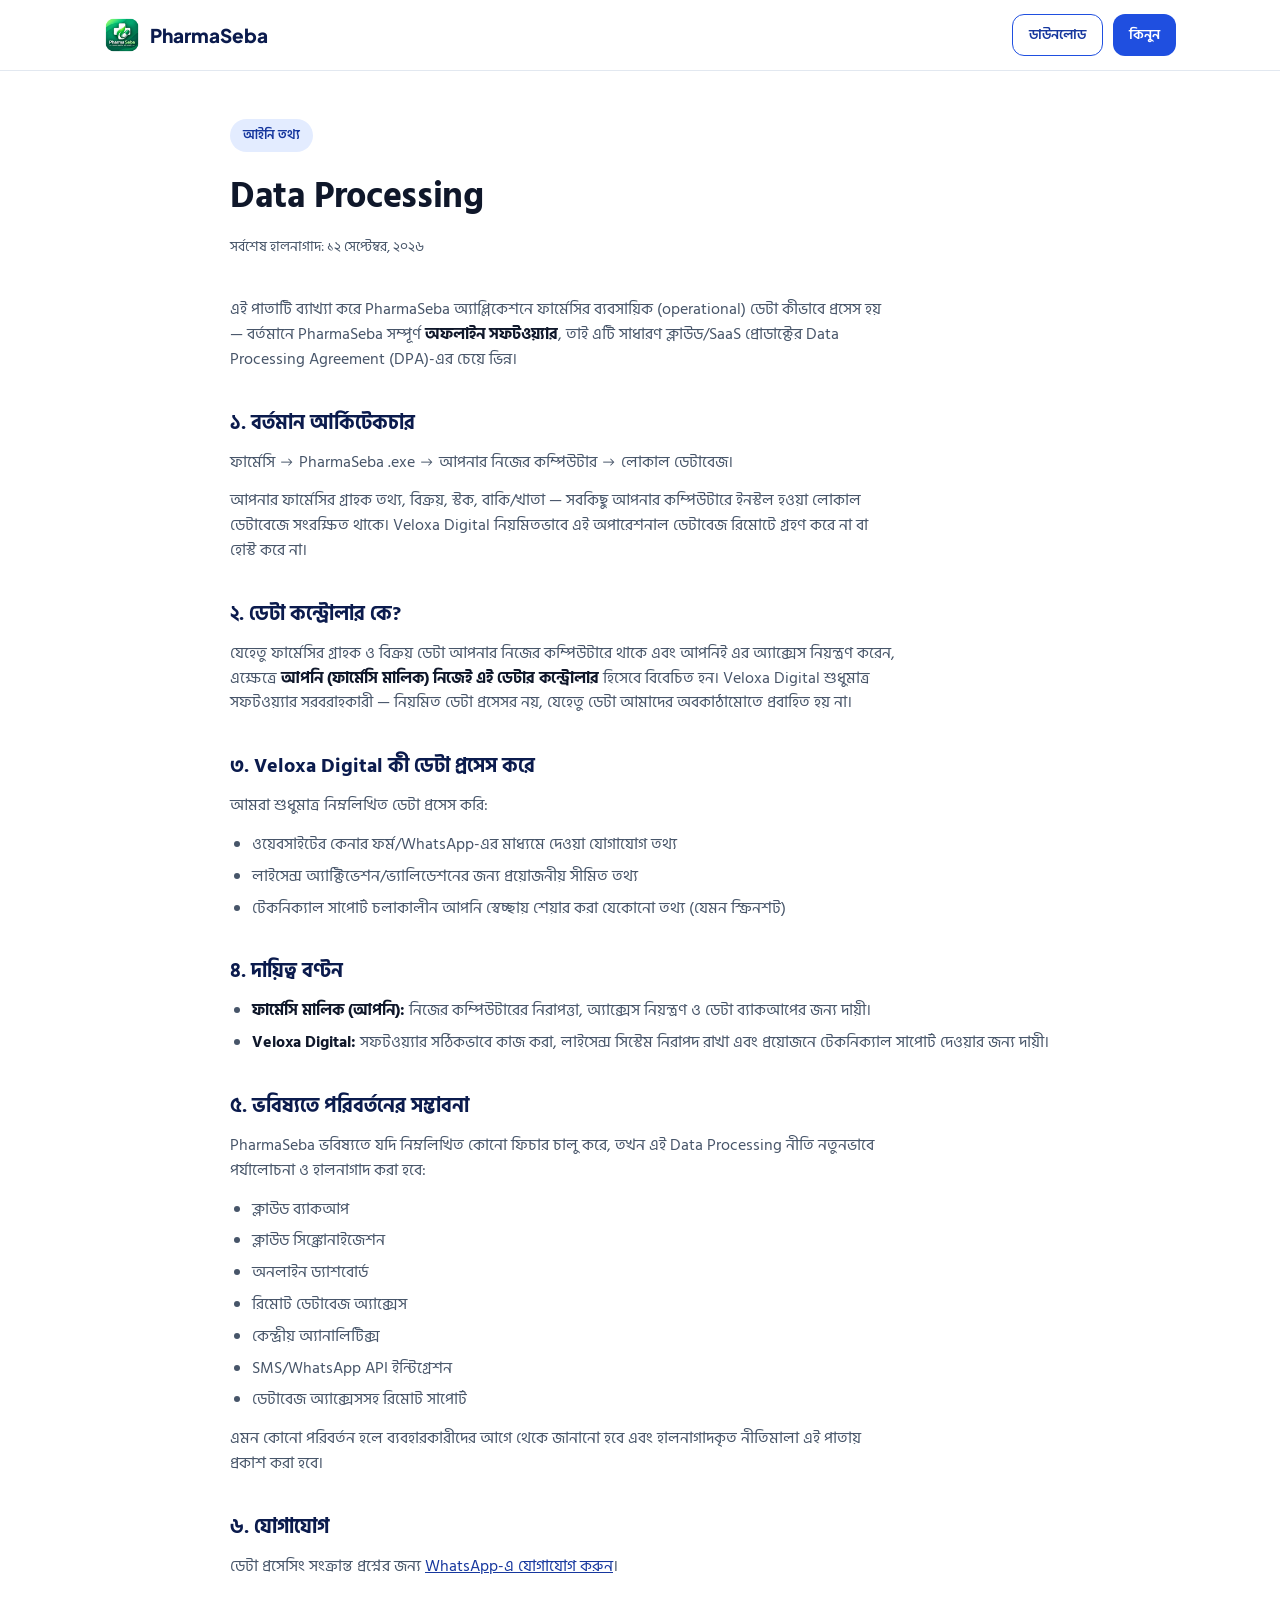
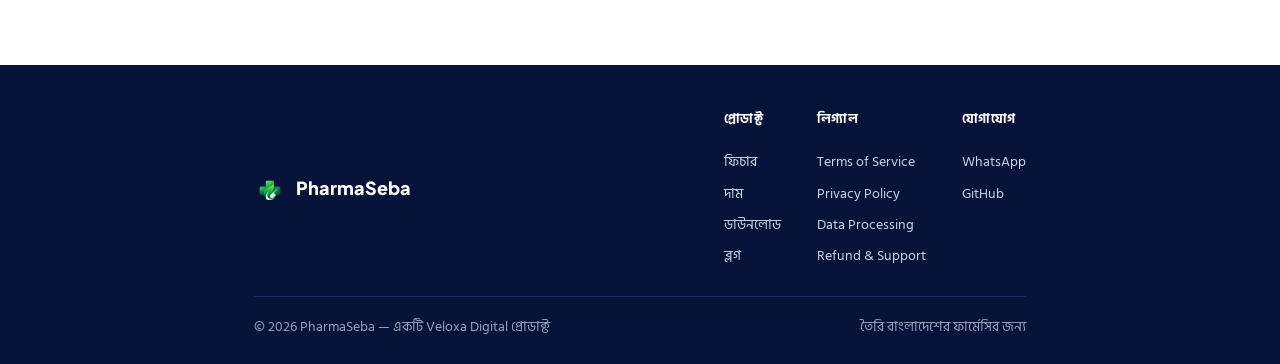
<file: data-processing.html>
<!DOCTYPE html>
<html lang="bn">
<head>
<meta charset="UTF-8">
<meta name="viewport" content="width=device-width, initial-scale=1.0">
<title>Data Processing — PharmaSeba</title>
<meta name="description" content="PharmaSeba কীভাবে ফার্মেসির ডেটা প্রসেস করে — বর্তমান লোকাল-ডেটা মডেল ও ভবিষ্যৎ পরিবর্তনের নীতি।">
<meta name="robots" content="index, follow">
<link rel="canonical" href="https://pharmaseba.com/data-processing.html">
<link rel="icon" type="image/png" href="/assets/images/favicon.png">
<meta property="og:title" content="Data Processing — PharmaSeba">
<meta property="og:description" content="PharmaSeba কীভাবে ফার্মেসির ডেটা প্রসেস করে — বর্তমান লোকাল-ডেটা মডেল ও ভবিষ্যৎ পরিবর্তনের নীতি।">
<meta property="og:image" content="/assets/images/logo-mark.png">
<meta property="og:type" content="website">
<meta property="og:url" content="https://pharmaseba.com/data-processing.html">
<meta name="twitter:card" content="summary">
<meta name="twitter:title" content="Data Processing — PharmaSeba">
<meta name="twitter:description" content="PharmaSeba কীভাবে ফার্মেসির ডেটা প্রসেস করে — বর্তমান লোকাল-ডেটা মডেল ও ভবিষ্যৎ পরিবর্তনের নীতি।">
<link rel="preconnect" href="https://fonts.googleapis.com">
<link rel="preconnect" href="https://fonts.gstatic.com" crossorigin>
<link href="https://fonts.googleapis.com/css2?family=Hind+Siliguri:wght@400;500;600;700&family=Manrope:wght@700;800&display=swap" rel="stylesheet">
<style>
:root{
  --green: #0E9F6E;
  --green-dark: #065F46;
  --green-deeper: #043D2E;
  --blue: #2563EB;
  --bg-tint: #F7FAF9;
  --white: #FFFFFF;
  --ink: #0F2A22;
  --body: #3F5750;
  --line: #E1EBE7;
}
*{box-sizing:border-box; margin:0; padding:0;}
html{scroll-behavior:smooth;}
body{
  font-family:'Hind Siliguri', 'Manrope', sans-serif;
  color:var(--ink);
  background:var(--white);
  line-height:1.6;
  font-size:16px;
}
img{max-width:100%; display:block;}
a{color:inherit;}
.wrap{max-width:820px; margin:0 auto; padding:0 24px;}
header{
  position:sticky; top:0; z-index:50;
  background:rgba(255,255,255,0.92);
  backdrop-filter:saturate(180%) blur(8px);
  border-bottom:1px solid var(--line);
}
.nav{
  display:flex; align-items:center; justify-content:space-between;
  padding:14px 24px; max-width:1120px; margin:0 auto;
}
.nav-brand{display:flex; align-items:center; gap:10px; text-decoration:none;}
.nav-brand .mark{width:36px; height:36px; object-fit:contain;}
.nav-brand span{font-family:'Manrope',sans-serif; font-weight:800; font-size:19px; color:var(--green-deeper);}
.nav-cta{display:flex; gap:10px;}
.btn{
  display:inline-flex; align-items:center; justify-content:center; gap:8px;
  padding:11px 22px; border-radius:9px; font-weight:600; font-size:15px;
  text-decoration:none; border:none; cursor:pointer;
  font-family:inherit;
}
.btn-primary{background:var(--green); color:#fff; box-shadow:0 2px 0 var(--green-dark);}
.btn-outline{background:transparent; color:var(--green-dark); border:1.5px solid var(--green-dark);}
.btn-sm{padding:9px 16px; font-size:14px;}
.nav-cta .btn-outline{display:none;}
@media(min-width:640px){ .nav-cta .btn-outline{display:inline-flex;} }

.legal-hero{padding:48px 0 8px;}
.legal-hero .kicker{display:inline-block; background:#E6F6EF; color:var(--green-dark); font-weight:600; font-size:13px; padding:6px 13px; border-radius:100px; margin-bottom:16px;}
.legal-hero h1{font-size:clamp(26px,4vw,36px); font-weight:700; margin-bottom:10px; letter-spacing:-0.01em;}
.legal-hero .updated{color:var(--body); font-size:14px;}

.legal-content{padding:32px 0 72px;}
.legal-content h2{font-size:20px; font-weight:700; margin:34px 0 12px; color:var(--green-deeper);}
.legal-content h2:first-child{margin-top:0;}
.legal-content p{color:var(--body); font-size:15.5px; margin-bottom:14px; max-width:74ch;}
.legal-content ul, .legal-content ol{color:var(--body); font-size:15.5px; margin:0 0 14px 22px;}
.legal-content li{margin-bottom:7px;}
.legal-content a{color:var(--green-dark); text-decoration:underline;}
.legal-content strong{color:var(--ink);}
.note-box{background:var(--bg-tint); border:1px solid var(--line); border-radius:12px; padding:16px 18px; margin:20px 0; font-size:14.5px; color:var(--body);}

footer{background:var(--green-deeper); color:#BFE3D4; padding:44px 0 26px;}
.footer-grid{display:flex; flex-wrap:wrap; justify-content:space-between; gap:28px; margin-bottom:28px;}
.footer-brand{display:flex; align-items:center; gap:10px; text-decoration:none;}
.footer-brand span{font-family:'Manrope',sans-serif; font-weight:800; font-size:18px; color:#fff;}
.footer-cols{display:flex; flex-wrap:wrap; gap:36px;}
.footer-col h5{font-size:13px; font-weight:700; color:#fff; margin-bottom:12px; letter-spacing:.02em;}
.footer-col{display:flex; flex-direction:column; gap:9px; font-size:14px;}
.footer-col a{text-decoration:none; color:#BFE3D4;}
.footer-col a:hover{color:#fff;}
.footer-bottom{border-top:1px solid rgba(255,255,255,0.12); padding-top:20px; font-size:13.5px; color:#7FAF9B; display:flex; flex-wrap:wrap; gap:10px; justify-content:space-between;}
.visually-hidden{position:absolute; width:1px; height:1px; overflow:hidden; clip:rect(0 0 0 0);}
:focus-visible{outline:2px solid var(--blue); outline-offset:2px;}
</style>
<link rel="stylesheet" href="/assets/theme.css">
</head>
<body>

<header>
  <nav class="nav">
    <a href="index.html" class="nav-brand">
      <img src="/assets/images/logo-mark.webp" alt="PharmaSeba" class="mark">
      <span>PharmaSeba</span>
    </a>
    <div class="nav-cta">
      <a href="index.html#download" class="btn btn-outline btn-sm">ডাউনলোড</a>
      <a href="index.html#pricing" class="btn btn-primary btn-sm">কিনুন</a>
    </div>
  </nav>
</header>

<main>
  <div class="wrap legal-hero">
    <span class="kicker">আইনি তথ্য</span>
    <h1>Data Processing</h1>
    <p class="updated">সর্বশেষ হালনাগাদ: ১২ সেপ্টেম্বর, ২০২৬</p>
  </div>
  <div class="wrap legal-content">

    <p>এই পাতাটি ব্যাখ্যা করে PharmaSeba অ্যাপ্লিকেশনে ফার্মেসির ব্যবসায়িক (operational) ডেটা কীভাবে প্রসেস হয় — বর্তমানে PharmaSeba সম্পূর্ণ <strong>অফলাইন সফটওয়্যার</strong>, তাই এটি সাধারণ ক্লাউড/SaaS প্রোডাক্টের Data Processing Agreement (DPA)-এর চেয়ে ভিন্ন।</p>

    <h2>১. বর্তমান আর্কিটেকচার</h2>
    <p>ফার্মেসি → PharmaSeba .exe → আপনার নিজের কম্পিউটার → লোকাল ডেটাবেজ।</p>
    <p>আপনার ফার্মেসির গ্রাহক তথ্য, বিক্রয়, স্টক, বাকি/খাতা — সবকিছু আপনার কম্পিউটারে ইনস্টল হওয়া লোকাল ডেটাবেজে সংরক্ষিত থাকে। Veloxa Digital নিয়মিতভাবে এই অপারেশনাল ডেটাবেজ রিমোটে গ্রহণ করে না বা হোস্ট করে না।</p>

    <h2>২. ডেটা কন্ট্রোলার কে?</h2>
    <p>যেহেতু ফার্মেসির গ্রাহক ও বিক্রয় ডেটা আপনার নিজের কম্পিউটারে থাকে এবং আপনিই এর অ্যাক্সেস নিয়ন্ত্রণ করেন, এক্ষেত্রে <strong>আপনি (ফার্মেসি মালিক) নিজেই এই ডেটার কন্ট্রোলার</strong> হিসেবে বিবেচিত হন। Veloxa Digital শুধুমাত্র সফটওয়্যার সরবরাহকারী — নিয়মিত ডেটা প্রসেসর নয়, যেহেতু ডেটা আমাদের অবকাঠামোতে প্রবাহিত হয় না।</p>

    <h2>৩. Veloxa Digital কী ডেটা প্রসেস করে</h2>
    <p>আমরা শুধুমাত্র নিম্নলিখিত ডেটা প্রসেস করি:</p>
    <ul>
      <li>ওয়েবসাইটের কেনার ফর্ম/WhatsApp-এর মাধ্যমে দেওয়া যোগাযোগ তথ্য</li>
      <li>লাইসেন্স অ্যাক্টিভেশন/ভ্যালিডেশনের জন্য প্রয়োজনীয় সীমিত তথ্য</li>
      <li>টেকনিক্যাল সাপোর্ট চলাকালীন আপনি স্বেচ্ছায় শেয়ার করা যেকোনো তথ্য (যেমন স্ক্রিনশট)</li>
    </ul>

    <h2>৪. দায়িত্ব বণ্টন</h2>
    <ul>
      <li><strong>ফার্মেসি মালিক (আপনি):</strong> নিজের কম্পিউটারের নিরাপত্তা, অ্যাক্সেস নিয়ন্ত্রণ ও ডেটা ব্যাকআপের জন্য দায়ী।</li>
      <li><strong>Veloxa Digital:</strong> সফটওয়্যার সঠিকভাবে কাজ করা, লাইসেন্স সিস্টেম নিরাপদ রাখা এবং প্রয়োজনে টেকনিক্যাল সাপোর্ট দেওয়ার জন্য দায়ী।</li>
    </ul>

    <h2>৫. ভবিষ্যতে পরিবর্তনের সম্ভাবনা</h2>
    <p>PharmaSeba ভবিষ্যতে যদি নিম্নলিখিত কোনো ফিচার চালু করে, তখন এই Data Processing নীতি নতুনভাবে পর্যালোচনা ও হালনাগাদ করা হবে:</p>
    <ul>
      <li>ক্লাউড ব্যাকআপ</li>
      <li>ক্লাউড সিঙ্ক্রোনাইজেশন</li>
      <li>অনলাইন ড্যাশবোর্ড</li>
      <li>রিমোট ডেটাবেজ অ্যাক্সেস</li>
      <li>কেন্দ্রীয় অ্যানালিটিক্স</li>
      <li>SMS/WhatsApp API ইন্টিগ্রেশন</li>
      <li>ডেটাবেজ অ্যাক্সেসসহ রিমোট সাপোর্ট</li>
    </ul>
    <p>এমন কোনো পরিবর্তন হলে ব্যবহারকারীদের আগে থেকে জানানো হবে এবং হালনাগাদকৃত নীতিমালা এই পাতায় প্রকাশ করা হবে।</p>

    <h2>৬. যোগাযোগ</h2>
    <p>ডেটা প্রসেসিং সংক্রান্ত প্রশ্নের জন্য <a href="https://wa.me/8801935291005" target="_blank" rel="noopener">WhatsApp-এ যোগাযোগ করুন</a>।</p>
    
  </div>
</main>

<footer>
  <div class="wrap">
    <div class="footer-grid">
      <a href="index.html" class="footer-brand">
        <img src="/assets/images/footer-mark.png" alt="PharmaSeba" style="width:32px; height:32px; object-fit:contain;">
        <span>PharmaSeba</span>
      </a>
      <div class="footer-cols">
        <div class="footer-col">
          <h5>প্রোডাক্ট</h5>
          <a href="index.html#features">ফিচার</a>
          <a href="index.html#pricing">দাম</a>
          <a href="index.html#download">ডাউনলোড</a>
          <a href="blog/index.html">ব্লগ</a>
        </div>
        <div class="footer-col">
          <h5>লিগ্যাল</h5>
          <a href="terms.html">Terms of Service</a>
          <a href="privacy.html">Privacy Policy</a>
          <a href="data-processing.html">Data Processing</a>
          <a href="refund-policy.html">Refund &amp; Support</a>
        </div>
        <div class="footer-col">
          <h5>যোগাযোগ</h5>
          <a href="https://wa.me/8801935291005" target="_blank" rel="noopener">WhatsApp</a>
          <a href="https://github.com/sanowarhp/pharmaseba" target="_blank" rel="noopener">GitHub</a>
        </div>
      </div>
    </div>
    <div class="footer-bottom">
      <span>© 2026 PharmaSeba — একটি Veloxa Digital প্রোডাক্ট</span>
      <span>তৈরি বাংলাদেশের ফার্মেসির জন্য</span>
    </div>
  </div>
</footer>

</body>
</html>
</file>
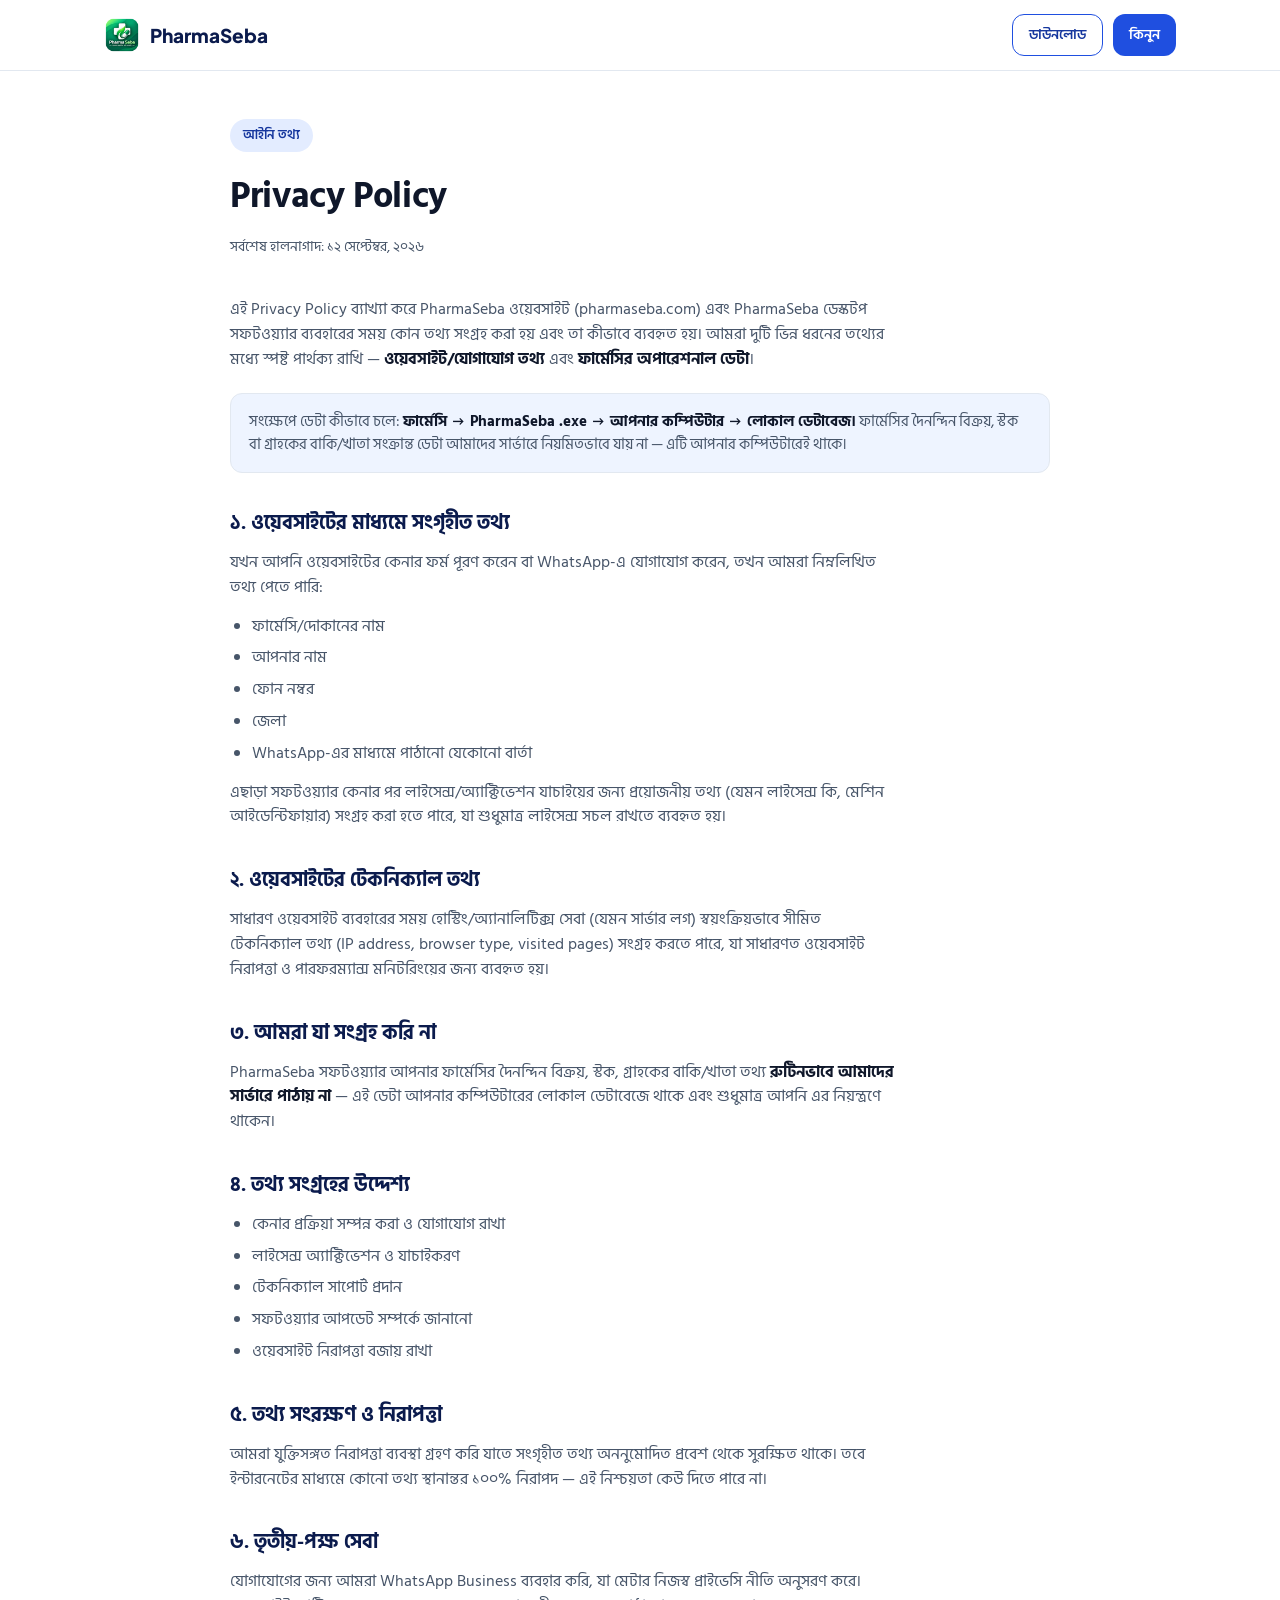
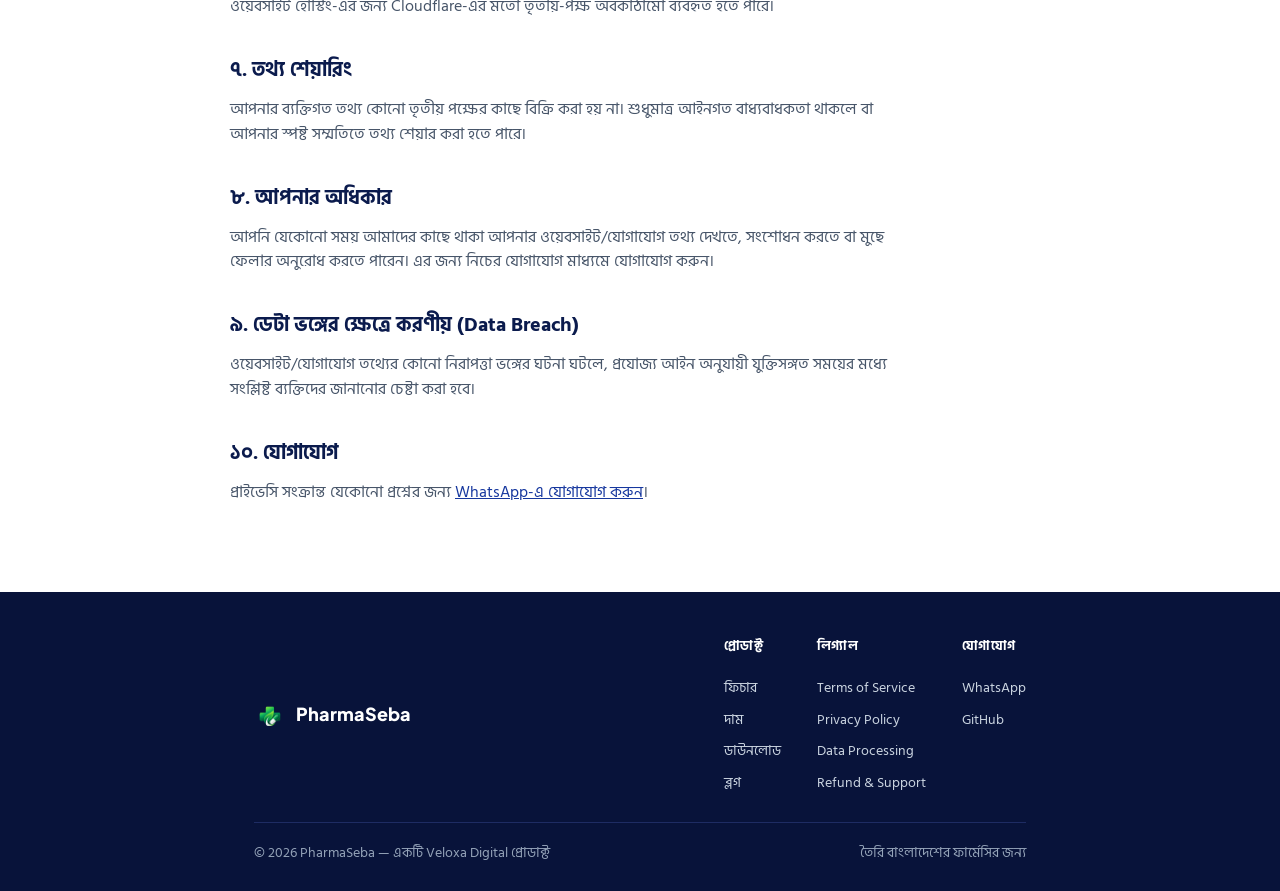
<file: privacy.html>
<!DOCTYPE html>
<html lang="bn">
<head>
<meta charset="UTF-8">
<meta name="viewport" content="width=device-width, initial-scale=1.0">
<title>Privacy Policy — PharmaSeba</title>
<meta name="description" content="PharmaSeba ওয়েবসাইট ও সফটওয়্যার সংক্রান্ত প্রাইভেসি পলিসি — কী তথ্য সংগ্রহ করা হয়, কীভাবে ব্যবহার হয় এবং কীভাবে সুরক্ষিত থাকে।">
<meta name="robots" content="index, follow">
<link rel="canonical" href="https://pharmaseba.com/privacy.html">
<link rel="icon" type="image/png" href="/assets/images/favicon.png">
<meta property="og:title" content="Privacy Policy — PharmaSeba">
<meta property="og:description" content="PharmaSeba ওয়েবসাইট ও সফটওয়্যার সংক্রান্ত প্রাইভেসি পলিসি — কী তথ্য সংগ্রহ করা হয়, কীভাবে ব্যবহার হয় এবং কীভাবে সুরক্ষিত থাকে।">
<meta property="og:image" content="/assets/images/logo-mark.png">
<meta property="og:type" content="website">
<meta property="og:url" content="https://pharmaseba.com/privacy.html">
<meta name="twitter:card" content="summary">
<meta name="twitter:title" content="Privacy Policy — PharmaSeba">
<meta name="twitter:description" content="PharmaSeba ওয়েবসাইট ও সফটওয়্যার সংক্রান্ত প্রাইভেসি পলিসি — কী তথ্য সংগ্রহ করা হয়, কীভাবে ব্যবহার হয় এবং কীভাবে সুরক্ষিত থাকে।">
<link rel="preconnect" href="https://fonts.googleapis.com">
<link rel="preconnect" href="https://fonts.gstatic.com" crossorigin>
<link href="https://fonts.googleapis.com/css2?family=Hind+Siliguri:wght@400;500;600;700&family=Manrope:wght@700;800&display=swap" rel="stylesheet">
<style>
:root{
  --green: #0E9F6E;
  --green-dark: #065F46;
  --green-deeper: #043D2E;
  --blue: #2563EB;
  --bg-tint: #F7FAF9;
  --white: #FFFFFF;
  --ink: #0F2A22;
  --body: #3F5750;
  --line: #E1EBE7;
}
*{box-sizing:border-box; margin:0; padding:0;}
html{scroll-behavior:smooth;}
body{
  font-family:'Hind Siliguri', 'Manrope', sans-serif;
  color:var(--ink);
  background:var(--white);
  line-height:1.6;
  font-size:16px;
}
img{max-width:100%; display:block;}
a{color:inherit;}
.wrap{max-width:820px; margin:0 auto; padding:0 24px;}
header{
  position:sticky; top:0; z-index:50;
  background:rgba(255,255,255,0.92);
  backdrop-filter:saturate(180%) blur(8px);
  border-bottom:1px solid var(--line);
}
.nav{
  display:flex; align-items:center; justify-content:space-between;
  padding:14px 24px; max-width:1120px; margin:0 auto;
}
.nav-brand{display:flex; align-items:center; gap:10px; text-decoration:none;}
.nav-brand .mark{width:36px; height:36px; object-fit:contain;}
.nav-brand span{font-family:'Manrope',sans-serif; font-weight:800; font-size:19px; color:var(--green-deeper);}
.nav-cta{display:flex; gap:10px;}
.btn{
  display:inline-flex; align-items:center; justify-content:center; gap:8px;
  padding:11px 22px; border-radius:9px; font-weight:600; font-size:15px;
  text-decoration:none; border:none; cursor:pointer;
  font-family:inherit;
}
.btn-primary{background:var(--green); color:#fff; box-shadow:0 2px 0 var(--green-dark);}
.btn-outline{background:transparent; color:var(--green-dark); border:1.5px solid var(--green-dark);}
.btn-sm{padding:9px 16px; font-size:14px;}
.nav-cta .btn-outline{display:none;}
@media(min-width:640px){ .nav-cta .btn-outline{display:inline-flex;} }

.legal-hero{padding:48px 0 8px;}
.legal-hero .kicker{display:inline-block; background:#E6F6EF; color:var(--green-dark); font-weight:600; font-size:13px; padding:6px 13px; border-radius:100px; margin-bottom:16px;}
.legal-hero h1{font-size:clamp(26px,4vw,36px); font-weight:700; margin-bottom:10px; letter-spacing:-0.01em;}
.legal-hero .updated{color:var(--body); font-size:14px;}

.legal-content{padding:32px 0 72px;}
.legal-content h2{font-size:20px; font-weight:700; margin:34px 0 12px; color:var(--green-deeper);}
.legal-content h2:first-child{margin-top:0;}
.legal-content p{color:var(--body); font-size:15.5px; margin-bottom:14px; max-width:74ch;}
.legal-content ul, .legal-content ol{color:var(--body); font-size:15.5px; margin:0 0 14px 22px;}
.legal-content li{margin-bottom:7px;}
.legal-content a{color:var(--green-dark); text-decoration:underline;}
.legal-content strong{color:var(--ink);}
.note-box{background:var(--bg-tint); border:1px solid var(--line); border-radius:12px; padding:16px 18px; margin:20px 0; font-size:14.5px; color:var(--body);}

footer{background:var(--green-deeper); color:#BFE3D4; padding:44px 0 26px;}
.footer-grid{display:flex; flex-wrap:wrap; justify-content:space-between; gap:28px; margin-bottom:28px;}
.footer-brand{display:flex; align-items:center; gap:10px; text-decoration:none;}
.footer-brand span{font-family:'Manrope',sans-serif; font-weight:800; font-size:18px; color:#fff;}
.footer-cols{display:flex; flex-wrap:wrap; gap:36px;}
.footer-col h5{font-size:13px; font-weight:700; color:#fff; margin-bottom:12px; letter-spacing:.02em;}
.footer-col{display:flex; flex-direction:column; gap:9px; font-size:14px;}
.footer-col a{text-decoration:none; color:#BFE3D4;}
.footer-col a:hover{color:#fff;}
.footer-bottom{border-top:1px solid rgba(255,255,255,0.12); padding-top:20px; font-size:13.5px; color:#7FAF9B; display:flex; flex-wrap:wrap; gap:10px; justify-content:space-between;}
.visually-hidden{position:absolute; width:1px; height:1px; overflow:hidden; clip:rect(0 0 0 0);}
:focus-visible{outline:2px solid var(--blue); outline-offset:2px;}
</style>
<link rel="stylesheet" href="/assets/theme.css">
</head>
<body>

<header>
  <nav class="nav">
    <a href="index.html" class="nav-brand">
      <img src="/assets/images/logo-mark.webp" alt="PharmaSeba" class="mark">
      <span>PharmaSeba</span>
    </a>
    <div class="nav-cta">
      <a href="index.html#download" class="btn btn-outline btn-sm">ডাউনলোড</a>
      <a href="index.html#pricing" class="btn btn-primary btn-sm">কিনুন</a>
    </div>
  </nav>
</header>

<main>
  <div class="wrap legal-hero">
    <span class="kicker">আইনি তথ্য</span>
    <h1>Privacy Policy</h1>
    <p class="updated">সর্বশেষ হালনাগাদ: ১২ সেপ্টেম্বর, ২০২৬</p>
  </div>
  <div class="wrap legal-content">

    <p>এই Privacy Policy ব্যাখ্যা করে PharmaSeba ওয়েবসাইট (pharmaseba.com) এবং PharmaSeba ডেস্কটপ সফটওয়্যার ব্যবহারের সময় কোন তথ্য সংগ্রহ করা হয় এবং তা কীভাবে ব্যবহৃত হয়। আমরা দুটি ভিন্ন ধরনের তথ্যের মধ্যে স্পষ্ট পার্থক্য রাখি — <strong>ওয়েবসাইট/যোগাযোগ তথ্য</strong> এবং <strong>ফার্মেসির অপারেশনাল ডেটা</strong>।</p>

    <div class="note-box">সংক্ষেপে ডেটা কীভাবে চলে: <strong>ফার্মেসি → PharmaSeba .exe → আপনার কম্পিউটার → লোকাল ডেটাবেজ।</strong> ফার্মেসির দৈনন্দিন বিক্রয়, স্টক বা গ্রাহকের বাকি/খাতা সংক্রান্ত ডেটা আমাদের সার্ভারে নিয়মিতভাবে যায় না — এটি আপনার কম্পিউটারেই থাকে।</div>

    <h2>১. ওয়েবসাইটের মাধ্যমে সংগৃহীত তথ্য</h2>
    <p>যখন আপনি ওয়েবসাইটের কেনার ফর্ম পূরণ করেন বা WhatsApp-এ যোগাযোগ করেন, তখন আমরা নিম্নলিখিত তথ্য পেতে পারি:</p>
    <ul>
      <li>ফার্মেসি/দোকানের নাম</li>
      <li>আপনার নাম</li>
      <li>ফোন নম্বর</li>
      <li>জেলা</li>
      <li>WhatsApp-এর মাধ্যমে পাঠানো যেকোনো বার্তা</li>
    </ul>
    <p>এছাড়া সফটওয়্যার কেনার পর লাইসেন্স/অ্যাক্টিভেশন যাচাইয়ের জন্য প্রয়োজনীয় তথ্য (যেমন লাইসেন্স কি, মেশিন আইডেন্টিফায়ার) সংগ্রহ করা হতে পারে, যা শুধুমাত্র লাইসেন্স সচল রাখতে ব্যবহৃত হয়।</p>

    <h2>২. ওয়েবসাইটের টেকনিক্যাল তথ্য</h2>
    <p>সাধারণ ওয়েবসাইট ব্যবহারের সময় হোস্টিং/অ্যানালিটিক্স সেবা (যেমন সার্ভার লগ) স্বয়ংক্রিয়ভাবে সীমিত টেকনিক্যাল তথ্য (IP address, browser type, visited pages) সংগ্রহ করতে পারে, যা সাধারণত ওয়েবসাইট নিরাপত্তা ও পারফরম্যান্স মনিটরিংয়ের জন্য ব্যবহৃত হয়।</p>

    <h2>৩. আমরা যা সংগ্রহ করি না</h2>
    <p>PharmaSeba সফটওয়্যার আপনার ফার্মেসির দৈনন্দিন বিক্রয়, স্টক, গ্রাহকের বাকি/খাতা তথ্য <strong>রুটিনভাবে আমাদের সার্ভারে পাঠায় না</strong> — এই ডেটা আপনার কম্পিউটারের লোকাল ডেটাবেজে থাকে এবং শুধুমাত্র আপনি এর নিয়ন্ত্রণে থাকেন।</p>

    <h2>৪. তথ্য সংগ্রহের উদ্দেশ্য</h2>
    <ul>
      <li>কেনার প্রক্রিয়া সম্পন্ন করা ও যোগাযোগ রাখা</li>
      <li>লাইসেন্স অ্যাক্টিভেশন ও যাচাইকরণ</li>
      <li>টেকনিক্যাল সাপোর্ট প্রদান</li>
      <li>সফটওয়্যার আপডেট সম্পর্কে জানানো</li>
      <li>ওয়েবসাইট নিরাপত্তা বজায় রাখা</li>
    </ul>

    <h2>৫. তথ্য সংরক্ষণ ও নিরাপত্তা</h2>
    <p>আমরা যুক্তিসঙ্গত নিরাপত্তা ব্যবস্থা গ্রহণ করি যাতে সংগৃহীত তথ্য অননুমোদিত প্রবেশ থেকে সুরক্ষিত থাকে। তবে ইন্টারনেটের মাধ্যমে কোনো তথ্য স্থানান্তর ১০০% নিরাপদ — এই নিশ্চয়তা কেউ দিতে পারে না।</p>

    <h2>৬. তৃতীয়-পক্ষ সেবা</h2>
    <p>যোগাযোগের জন্য আমরা WhatsApp Business ব্যবহার করি, যা মেটার নিজস্ব প্রাইভেসি নীতি অনুসরণ করে। ওয়েবসাইট হোস্টিং-এর জন্য Cloudflare-এর মতো তৃতীয়-পক্ষ অবকাঠামো ব্যবহৃত হতে পারে।</p>

    <h2>৭. তথ্য শেয়ারিং</h2>
    <p>আপনার ব্যক্তিগত তথ্য কোনো তৃতীয় পক্ষের কাছে বিক্রি করা হয় না। শুধুমাত্র আইনগত বাধ্যবাধকতা থাকলে বা আপনার স্পষ্ট সম্মতিতে তথ্য শেয়ার করা হতে পারে।</p>

    <h2>৮. আপনার অধিকার</h2>
    <p>আপনি যেকোনো সময় আমাদের কাছে থাকা আপনার ওয়েবসাইট/যোগাযোগ তথ্য দেখতে, সংশোধন করতে বা মুছে ফেলার অনুরোধ করতে পারেন। এর জন্য নিচের যোগাযোগ মাধ্যমে যোগাযোগ করুন।</p>

    <h2>৯. ডেটা ভঙ্গের ক্ষেত্রে করণীয় (Data Breach)</h2>
    <p>ওয়েবসাইট/যোগাযোগ তথ্যের কোনো নিরাপত্তা ভঙ্গের ঘটনা ঘটলে, প্রযোজ্য আইন অনুযায়ী যুক্তিসঙ্গত সময়ের মধ্যে সংশ্লিষ্ট ব্যক্তিদের জানানোর চেষ্টা করা হবে।</p>

    <h2>১০. যোগাযোগ</h2>
    <p>প্রাইভেসি সংক্রান্ত যেকোনো প্রশ্নের জন্য <a href="https://wa.me/8801935291005" target="_blank" rel="noopener">WhatsApp-এ যোগাযোগ করুন</a>।</p>
    
  </div>
</main>

<footer>
  <div class="wrap">
    <div class="footer-grid">
      <a href="index.html" class="footer-brand">
        <img src="/assets/images/footer-mark.png" alt="PharmaSeba" style="width:32px; height:32px; object-fit:contain;">
        <span>PharmaSeba</span>
      </a>
      <div class="footer-cols">
        <div class="footer-col">
          <h5>প্রোডাক্ট</h5>
          <a href="index.html#features">ফিচার</a>
          <a href="index.html#pricing">দাম</a>
          <a href="index.html#download">ডাউনলোড</a>
          <a href="blog/index.html">ব্লগ</a>
        </div>
        <div class="footer-col">
          <h5>লিগ্যাল</h5>
          <a href="terms.html">Terms of Service</a>
          <a href="privacy.html">Privacy Policy</a>
          <a href="data-processing.html">Data Processing</a>
          <a href="refund-policy.html">Refund &amp; Support</a>
        </div>
        <div class="footer-col">
          <h5>যোগাযোগ</h5>
          <a href="https://wa.me/8801935291005" target="_blank" rel="noopener">WhatsApp</a>
          <a href="https://github.com/sanowarhp/pharmaseba" target="_blank" rel="noopener">GitHub</a>
        </div>
      </div>
    </div>
    <div class="footer-bottom">
      <span>© 2026 PharmaSeba — একটি Veloxa Digital প্রোডাক্ট</span>
      <span>তৈরি বাংলাদেশের ফার্মেসির জন্য</span>
    </div>
  </div>
</footer>

</body>
</html>
</file>
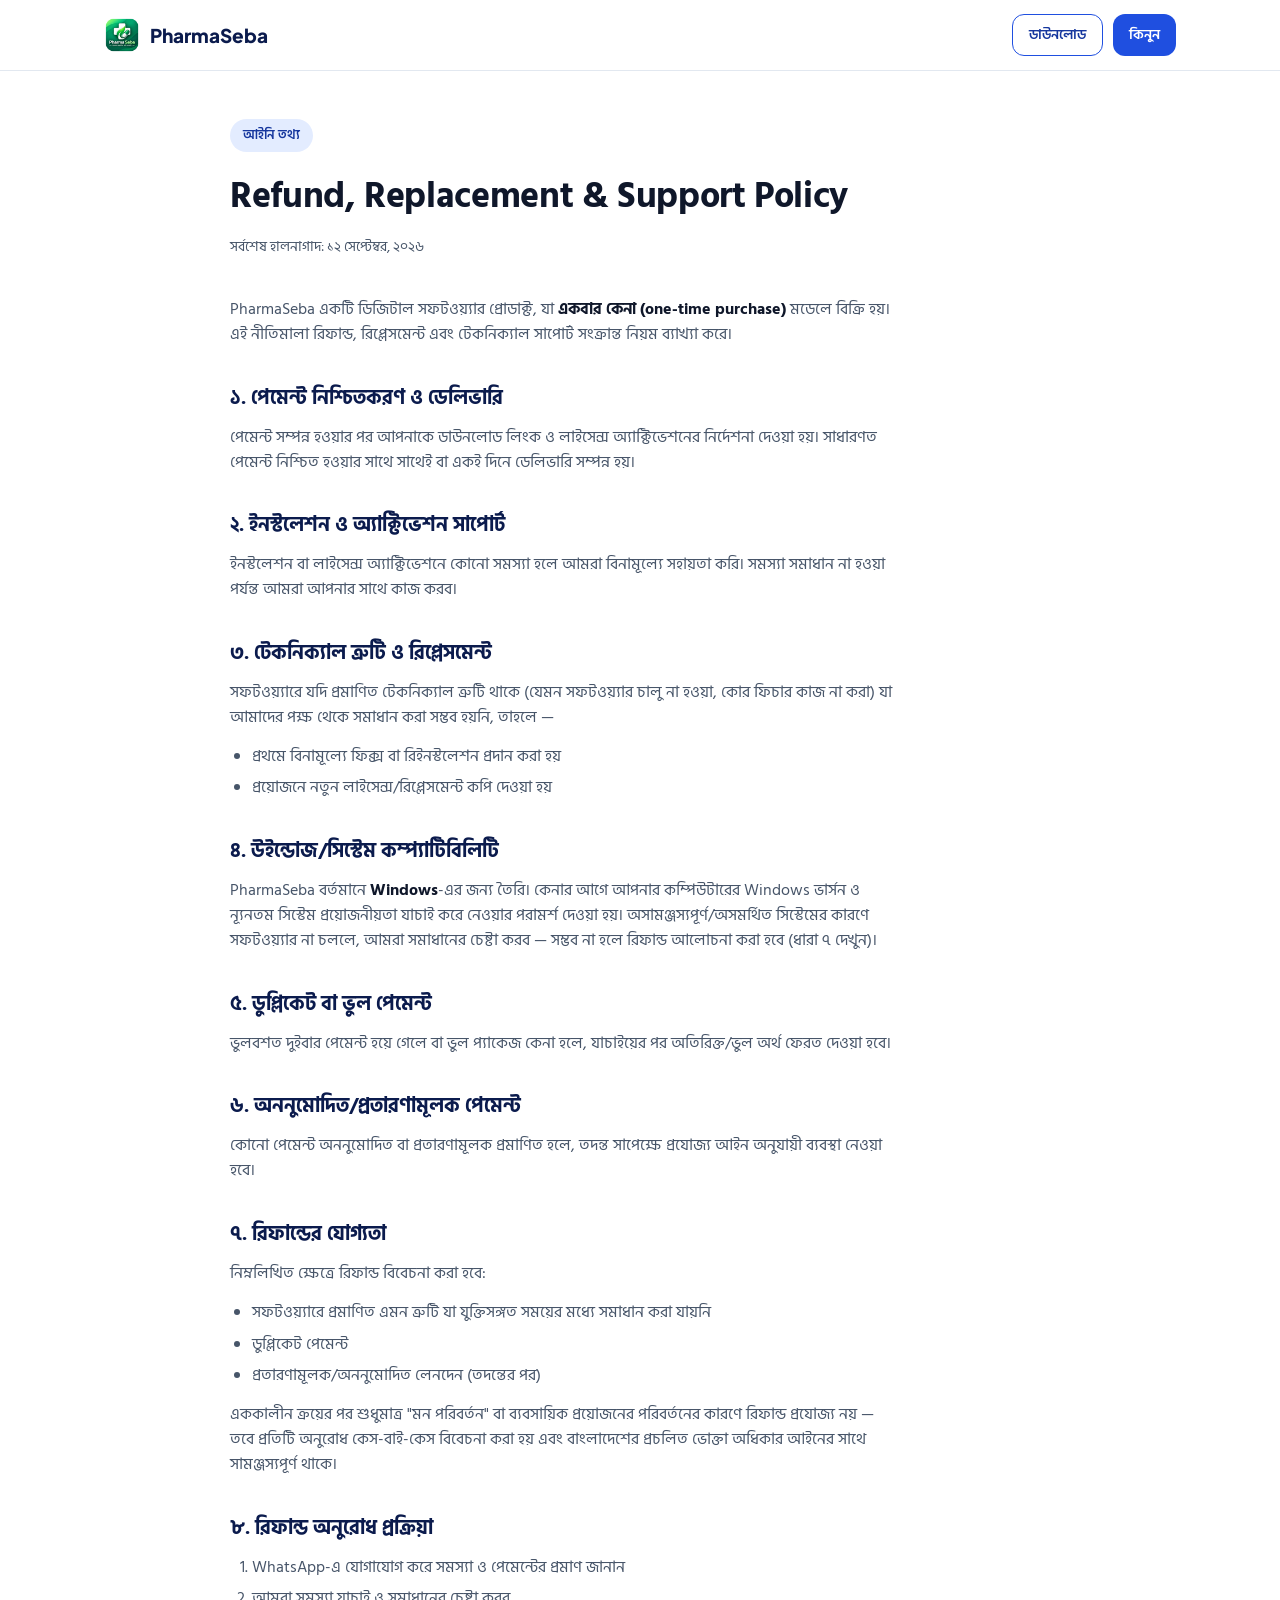
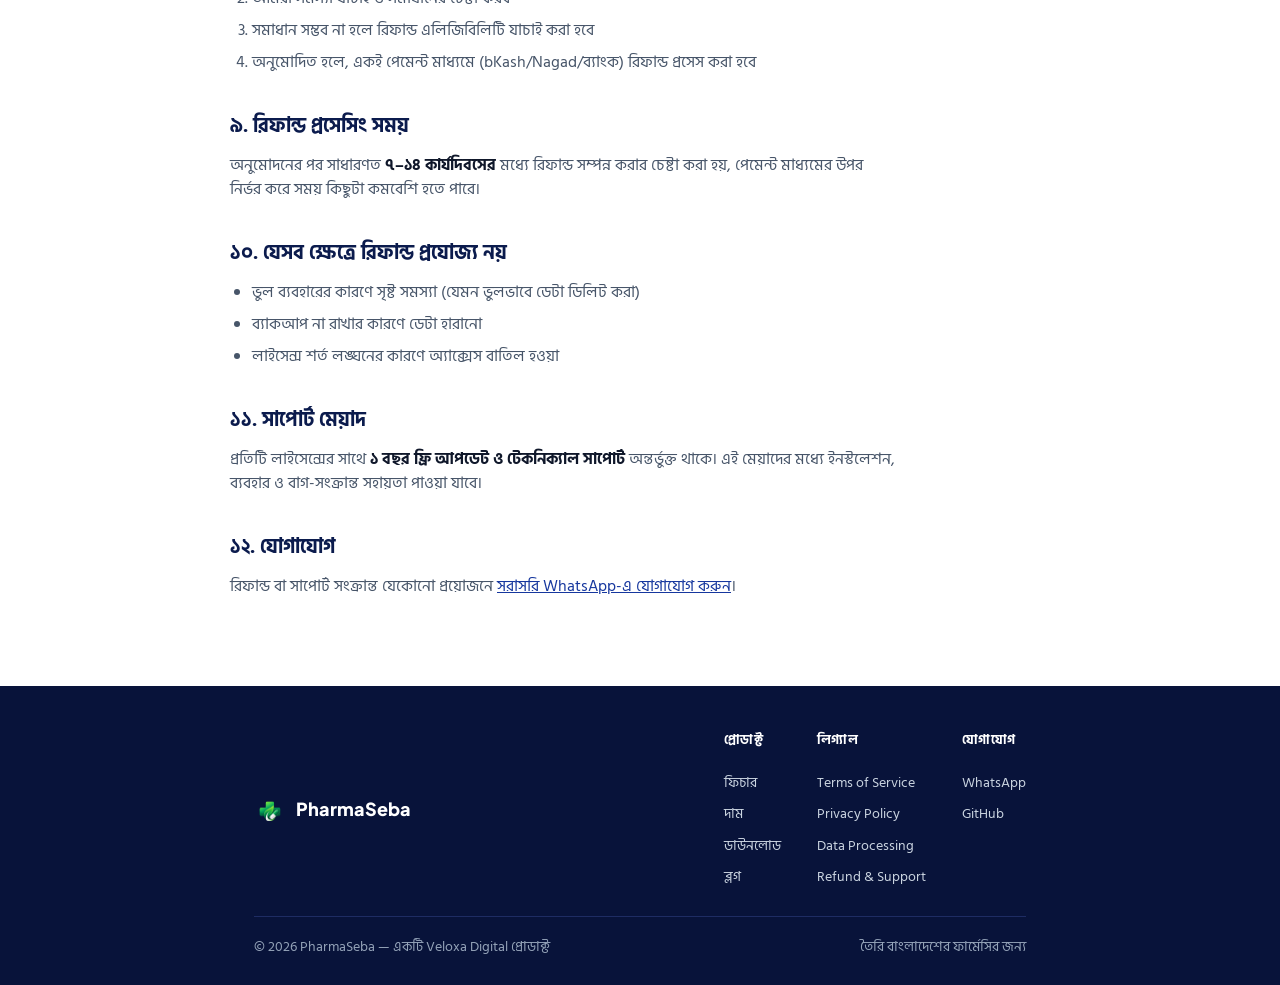
<file: refund-policy.html>
<!DOCTYPE html>
<html lang="bn">
<head>
<meta charset="UTF-8">
<meta name="viewport" content="width=device-width, initial-scale=1.0">
<title>Refund, Replacement & Support Policy — PharmaSeba</title>
<meta name="description" content="PharmaSeba কেনার পর রিফান্ড, রিপ্লেসমেন্ট ও টেকনিক্যাল সাপোর্ট সংক্রান্ত নীতিমালা।">
<meta name="robots" content="index, follow">
<link rel="canonical" href="https://pharmaseba.com/refund-policy.html">
<link rel="icon" type="image/png" href="/assets/images/favicon.png">
<meta property="og:title" content="Refund, Replacement & Support Policy — PharmaSeba">
<meta property="og:description" content="PharmaSeba কেনার পর রিফান্ড, রিপ্লেসমেন্ট ও টেকনিক্যাল সাপোর্ট সংক্রান্ত নীতিমালা।">
<meta property="og:image" content="/assets/images/logo-mark.png">
<meta property="og:type" content="website">
<meta property="og:url" content="https://pharmaseba.com/refund-policy.html">
<meta name="twitter:card" content="summary">
<meta name="twitter:title" content="Refund, Replacement & Support Policy — PharmaSeba">
<meta name="twitter:description" content="PharmaSeba কেনার পর রিফান্ড, রিপ্লেসমেন্ট ও টেকনিক্যাল সাপোর্ট সংক্রান্ত নীতিমালা।">
<link rel="preconnect" href="https://fonts.googleapis.com">
<link rel="preconnect" href="https://fonts.gstatic.com" crossorigin>
<link href="https://fonts.googleapis.com/css2?family=Hind+Siliguri:wght@400;500;600;700&family=Manrope:wght@700;800&display=swap" rel="stylesheet">
<style>
:root{
  --green: #0E9F6E;
  --green-dark: #065F46;
  --green-deeper: #043D2E;
  --blue: #2563EB;
  --bg-tint: #F7FAF9;
  --white: #FFFFFF;
  --ink: #0F2A22;
  --body: #3F5750;
  --line: #E1EBE7;
}
*{box-sizing:border-box; margin:0; padding:0;}
html{scroll-behavior:smooth;}
body{
  font-family:'Hind Siliguri', 'Manrope', sans-serif;
  color:var(--ink);
  background:var(--white);
  line-height:1.6;
  font-size:16px;
}
img{max-width:100%; display:block;}
a{color:inherit;}
.wrap{max-width:820px; margin:0 auto; padding:0 24px;}
header{
  position:sticky; top:0; z-index:50;
  background:rgba(255,255,255,0.92);
  backdrop-filter:saturate(180%) blur(8px);
  border-bottom:1px solid var(--line);
}
.nav{
  display:flex; align-items:center; justify-content:space-between;
  padding:14px 24px; max-width:1120px; margin:0 auto;
}
.nav-brand{display:flex; align-items:center; gap:10px; text-decoration:none;}
.nav-brand .mark{width:36px; height:36px; object-fit:contain;}
.nav-brand span{font-family:'Manrope',sans-serif; font-weight:800; font-size:19px; color:var(--green-deeper);}
.nav-cta{display:flex; gap:10px;}
.btn{
  display:inline-flex; align-items:center; justify-content:center; gap:8px;
  padding:11px 22px; border-radius:9px; font-weight:600; font-size:15px;
  text-decoration:none; border:none; cursor:pointer;
  font-family:inherit;
}
.btn-primary{background:var(--green); color:#fff; box-shadow:0 2px 0 var(--green-dark);}
.btn-outline{background:transparent; color:var(--green-dark); border:1.5px solid var(--green-dark);}
.btn-sm{padding:9px 16px; font-size:14px;}
.nav-cta .btn-outline{display:none;}
@media(min-width:640px){ .nav-cta .btn-outline{display:inline-flex;} }

.legal-hero{padding:48px 0 8px;}
.legal-hero .kicker{display:inline-block; background:#E6F6EF; color:var(--green-dark); font-weight:600; font-size:13px; padding:6px 13px; border-radius:100px; margin-bottom:16px;}
.legal-hero h1{font-size:clamp(26px,4vw,36px); font-weight:700; margin-bottom:10px; letter-spacing:-0.01em;}
.legal-hero .updated{color:var(--body); font-size:14px;}

.legal-content{padding:32px 0 72px;}
.legal-content h2{font-size:20px; font-weight:700; margin:34px 0 12px; color:var(--green-deeper);}
.legal-content h2:first-child{margin-top:0;}
.legal-content p{color:var(--body); font-size:15.5px; margin-bottom:14px; max-width:74ch;}
.legal-content ul, .legal-content ol{color:var(--body); font-size:15.5px; margin:0 0 14px 22px;}
.legal-content li{margin-bottom:7px;}
.legal-content a{color:var(--green-dark); text-decoration:underline;}
.legal-content strong{color:var(--ink);}
.note-box{background:var(--bg-tint); border:1px solid var(--line); border-radius:12px; padding:16px 18px; margin:20px 0; font-size:14.5px; color:var(--body);}

footer{background:var(--green-deeper); color:#BFE3D4; padding:44px 0 26px;}
.footer-grid{display:flex; flex-wrap:wrap; justify-content:space-between; gap:28px; margin-bottom:28px;}
.footer-brand{display:flex; align-items:center; gap:10px; text-decoration:none;}
.footer-brand span{font-family:'Manrope',sans-serif; font-weight:800; font-size:18px; color:#fff;}
.footer-cols{display:flex; flex-wrap:wrap; gap:36px;}
.footer-col h5{font-size:13px; font-weight:700; color:#fff; margin-bottom:12px; letter-spacing:.02em;}
.footer-col{display:flex; flex-direction:column; gap:9px; font-size:14px;}
.footer-col a{text-decoration:none; color:#BFE3D4;}
.footer-col a:hover{color:#fff;}
.footer-bottom{border-top:1px solid rgba(255,255,255,0.12); padding-top:20px; font-size:13.5px; color:#7FAF9B; display:flex; flex-wrap:wrap; gap:10px; justify-content:space-between;}
.visually-hidden{position:absolute; width:1px; height:1px; overflow:hidden; clip:rect(0 0 0 0);}
:focus-visible{outline:2px solid var(--blue); outline-offset:2px;}
</style>
<link rel="stylesheet" href="/assets/theme.css">
</head>
<body>

<header>
  <nav class="nav">
    <a href="index.html" class="nav-brand">
      <img src="/assets/images/logo-mark.webp" alt="PharmaSeba" class="mark">
      <span>PharmaSeba</span>
    </a>
    <div class="nav-cta">
      <a href="index.html#download" class="btn btn-outline btn-sm">ডাউনলোড</a>
      <a href="index.html#pricing" class="btn btn-primary btn-sm">কিনুন</a>
    </div>
  </nav>
</header>

<main>
  <div class="wrap legal-hero">
    <span class="kicker">আইনি তথ্য</span>
    <h1>Refund, Replacement &amp; Support Policy</h1>
    <p class="updated">সর্বশেষ হালনাগাদ: ১২ সেপ্টেম্বর, ২০২৬</p>
  </div>
  <div class="wrap legal-content">

    <p>PharmaSeba একটি ডিজিটাল সফটওয়্যার প্রোডাক্ট, যা <strong>একবার কেনা (one-time purchase)</strong> মডেলে বিক্রি হয়। এই নীতিমালা রিফান্ড, রিপ্লেসমেন্ট এবং টেকনিক্যাল সাপোর্ট সংক্রান্ত নিয়ম ব্যাখ্যা করে।</p>

    <h2>১. পেমেন্ট নিশ্চিতকরণ ও ডেলিভারি</h2>
    <p>পেমেন্ট সম্পন্ন হওয়ার পর আপনাকে ডাউনলোড লিংক ও লাইসেন্স অ্যাক্টিভেশনের নির্দেশনা দেওয়া হয়। সাধারণত পেমেন্ট নিশ্চিত হওয়ার সাথে সাথেই বা একই দিনে ডেলিভারি সম্পন্ন হয়।</p>

    <h2>২. ইনস্টলেশন ও অ্যাক্টিভেশন সাপোর্ট</h2>
    <p>ইনস্টলেশন বা লাইসেন্স অ্যাক্টিভেশনে কোনো সমস্যা হলে আমরা বিনামূল্যে সহায়তা করি। সমস্যা সমাধান না হওয়া পর্যন্ত আমরা আপনার সাথে কাজ করব।</p>

    <h2>৩. টেকনিক্যাল ত্রুটি ও রিপ্লেসমেন্ট</h2>
    <p>সফটওয়্যারে যদি প্রমাণিত টেকনিক্যাল ত্রুটি থাকে (যেমন সফটওয়্যার চালু না হওয়া, কোর ফিচার কাজ না করা) যা আমাদের পক্ষ থেকে সমাধান করা সম্ভব হয়নি, তাহলে —</p>
    <ul>
      <li>প্রথমে বিনামূল্যে ফিক্স বা রিইনস্টলেশন প্রদান করা হয়</li>
      <li>প্রয়োজনে নতুন লাইসেন্স/রিপ্লেসমেন্ট কপি দেওয়া হয়</li>
    </ul>

    <h2>৪. উইন্ডোজ/সিস্টেম কম্প্যাটিবিলিটি</h2>
    <p>PharmaSeba বর্তমানে <strong>Windows</strong>-এর জন্য তৈরি। কেনার আগে আপনার কম্পিউটারের Windows ভার্সন ও ন্যূনতম সিস্টেম প্রয়োজনীয়তা যাচাই করে নেওয়ার পরামর্শ দেওয়া হয়। অসামঞ্জস্যপূর্ণ/অসমর্থিত সিস্টেমের কারণে সফটওয়্যার না চললে, আমরা সমাধানের চেষ্টা করব — সম্ভব না হলে রিফান্ড আলোচনা করা হবে (ধারা ৭ দেখুন)।</p>

    <h2>৫. ডুপ্লিকেট বা ভুল পেমেন্ট</h2>
    <p>ভুলবশত দুইবার পেমেন্ট হয়ে গেলে বা ভুল প্যাকেজ কেনা হলে, যাচাইয়ের পর অতিরিক্ত/ভুল অর্থ ফেরত দেওয়া হবে।</p>

    <h2>৬. অননুমোদিত/প্রতারণামূলক পেমেন্ট</h2>
    <p>কোনো পেমেন্ট অননুমোদিত বা প্রতারণামূলক প্রমাণিত হলে, তদন্ত সাপেক্ষে প্রযোজ্য আইন অনুযায়ী ব্যবস্থা নেওয়া হবে।</p>

    <h2>৭. রিফান্ডের যোগ্যতা</h2>
    <p>নিম্নলিখিত ক্ষেত্রে রিফান্ড বিবেচনা করা হবে:</p>
    <ul>
      <li>সফটওয়্যারে প্রমাণিত এমন ত্রুটি যা যুক্তিসঙ্গত সময়ের মধ্যে সমাধান করা যায়নি</li>
      <li>ডুপ্লিকেট পেমেন্ট</li>
      <li>প্রতারণামূলক/অননুমোদিত লেনদেন (তদন্তের পর)</li>
    </ul>
    <p>এককালীন ক্রয়ের পর শুধুমাত্র "মন পরিবর্তন" বা ব্যবসায়িক প্রয়োজনের পরিবর্তনের কারণে রিফান্ড প্রযোজ্য নয় — তবে প্রতিটি অনুরোধ কেস-বাই-কেস বিবেচনা করা হয় এবং বাংলাদেশের প্রচলিত ভোক্তা অধিকার আইনের সাথে সামঞ্জস্যপূর্ণ থাকে।</p>

    <h2>৮. রিফান্ড অনুরোধ প্রক্রিয়া</h2>
    <ol>
      <li>WhatsApp-এ যোগাযোগ করে সমস্যা ও পেমেন্টের প্রমাণ জানান</li>
      <li>আমরা সমস্যা যাচাই ও সমাধানের চেষ্টা করব</li>
      <li>সমাধান সম্ভব না হলে রিফান্ড এলিজিবিলিটি যাচাই করা হবে</li>
      <li>অনুমোদিত হলে, একই পেমেন্ট মাধ্যমে (bKash/Nagad/ব্যাংক) রিফান্ড প্রসেস করা হবে</li>
    </ol>

    <h2>৯. রিফান্ড প্রসেসিং সময়</h2>
    <p>অনুমোদনের পর সাধারণত <strong>৭–১৪ কার্যদিবসের</strong> মধ্যে রিফান্ড সম্পন্ন করার চেষ্টা করা হয়, পেমেন্ট মাধ্যমের উপর নির্ভর করে সময় কিছুটা কমবেশি হতে পারে।</p>

    <h2>১০. যেসব ক্ষেত্রে রিফান্ড প্রযোজ্য নয়</h2>
    <ul>
      <li>ভুল ব্যবহারের কারণে সৃষ্ট সমস্যা (যেমন ভুলভাবে ডেটা ডিলিট করা)</li>
      <li>ব্যাকআপ না রাখার কারণে ডেটা হারানো</li>
      <li>লাইসেন্স শর্ত লঙ্ঘনের কারণে অ্যাক্সেস বাতিল হওয়া</li>
    </ul>

    <h2>১১. সাপোর্ট মেয়াদ</h2>
    <p>প্রতিটি লাইসেন্সের সাথে <strong>১ বছর ফ্রি আপডেট ও টেকনিক্যাল সাপোর্ট</strong> অন্তর্ভুক্ত থাকে। এই মেয়াদের মধ্যে ইনস্টলেশন, ব্যবহার ও বাগ-সংক্রান্ত সহায়তা পাওয়া যাবে।</p>

    <h2>১২. যোগাযোগ</h2>
    <p>রিফান্ড বা সাপোর্ট সংক্রান্ত যেকোনো প্রয়োজনে <a href="https://wa.me/8801935291005" target="_blank" rel="noopener">সরাসরি WhatsApp-এ যোগাযোগ করুন</a>।</p>
    
  </div>
</main>

<footer>
  <div class="wrap">
    <div class="footer-grid">
      <a href="index.html" class="footer-brand">
        <img src="/assets/images/footer-mark.png" alt="PharmaSeba" style="width:32px; height:32px; object-fit:contain;">
        <span>PharmaSeba</span>
      </a>
      <div class="footer-cols">
        <div class="footer-col">
          <h5>প্রোডাক্ট</h5>
          <a href="index.html#features">ফিচার</a>
          <a href="index.html#pricing">দাম</a>
          <a href="index.html#download">ডাউনলোড</a>
          <a href="blog/index.html">ব্লগ</a>
        </div>
        <div class="footer-col">
          <h5>লিগ্যাল</h5>
          <a href="terms.html">Terms of Service</a>
          <a href="privacy.html">Privacy Policy</a>
          <a href="data-processing.html">Data Processing</a>
          <a href="refund-policy.html">Refund &amp; Support</a>
        </div>
        <div class="footer-col">
          <h5>যোগাযোগ</h5>
          <a href="https://wa.me/8801935291005" target="_blank" rel="noopener">WhatsApp</a>
          <a href="https://github.com/sanowarhp/pharmaseba" target="_blank" rel="noopener">GitHub</a>
        </div>
      </div>
    </div>
    <div class="footer-bottom">
      <span>© 2026 PharmaSeba — একটি Veloxa Digital প্রোডাক্ট</span>
      <span>তৈরি বাংলাদেশের ফার্মেসির জন্য</span>
    </div>
  </div>
</footer>

</body>
</html>
</file>
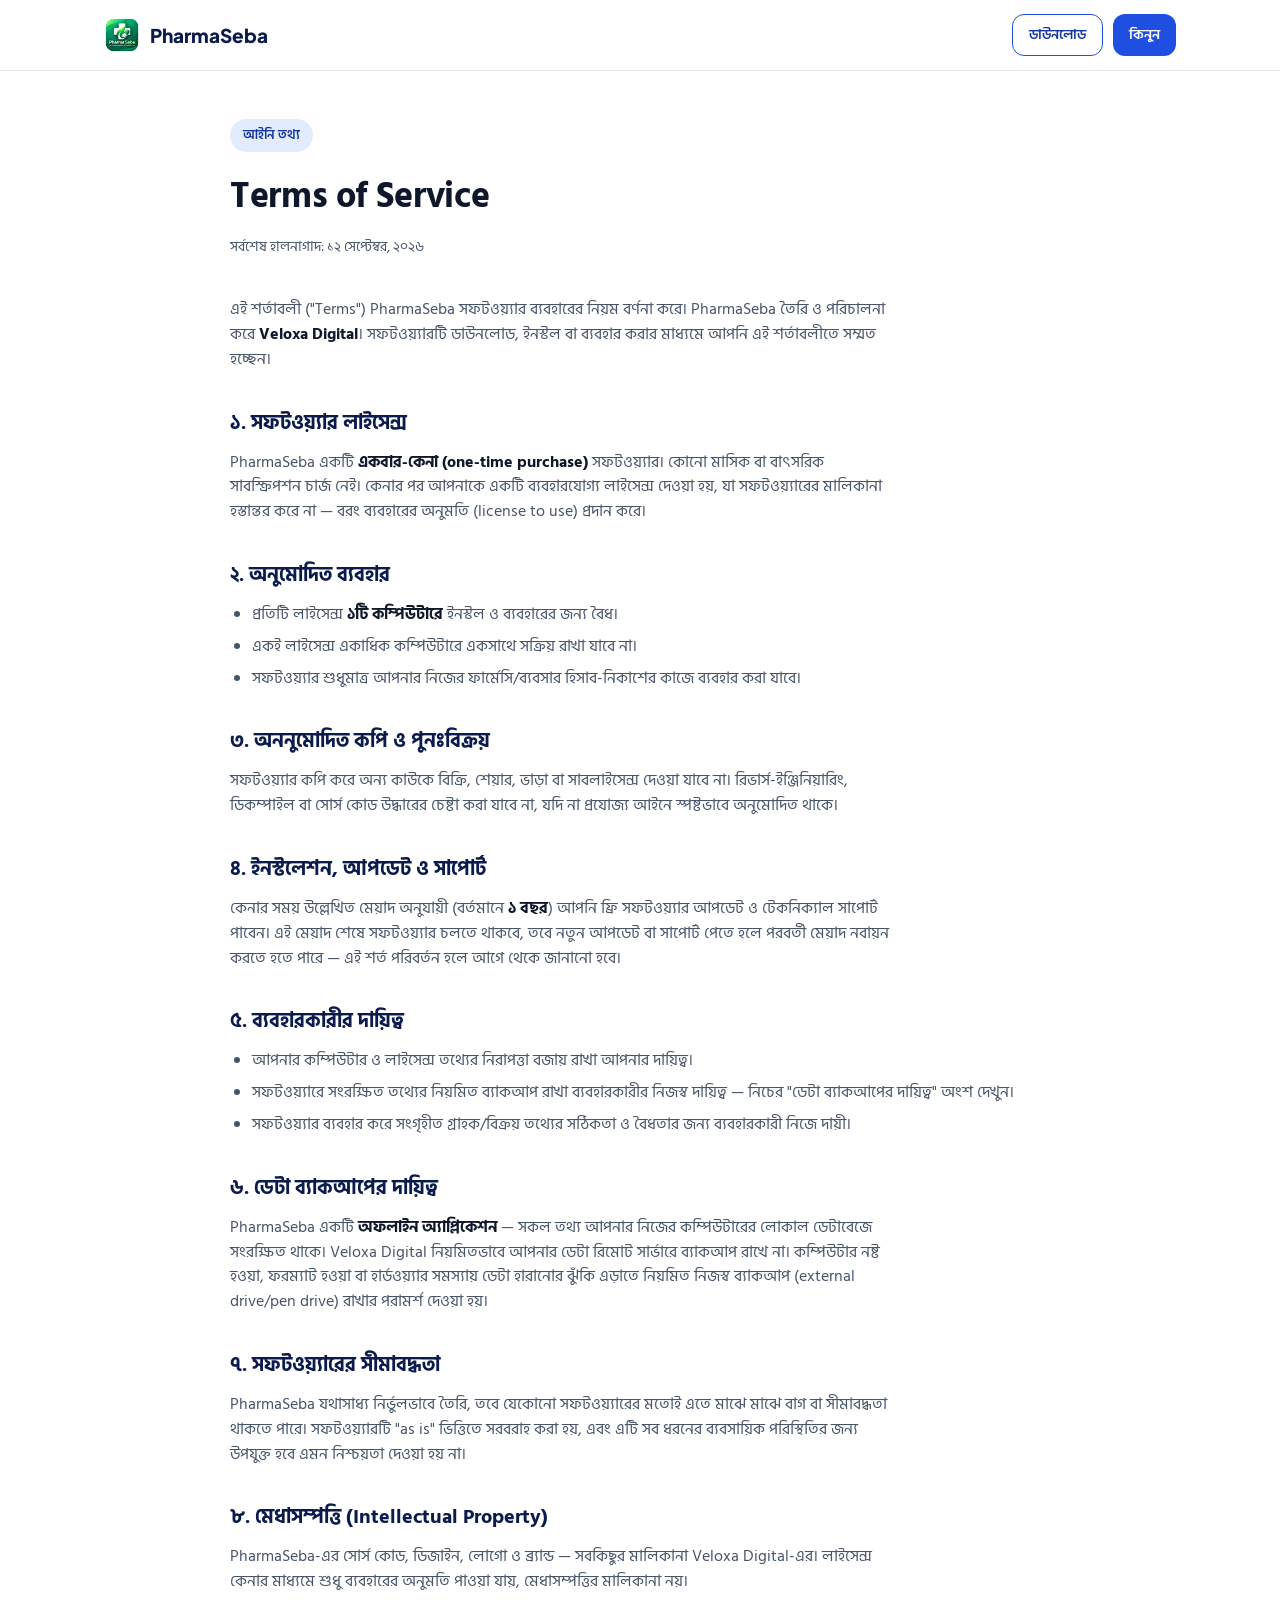
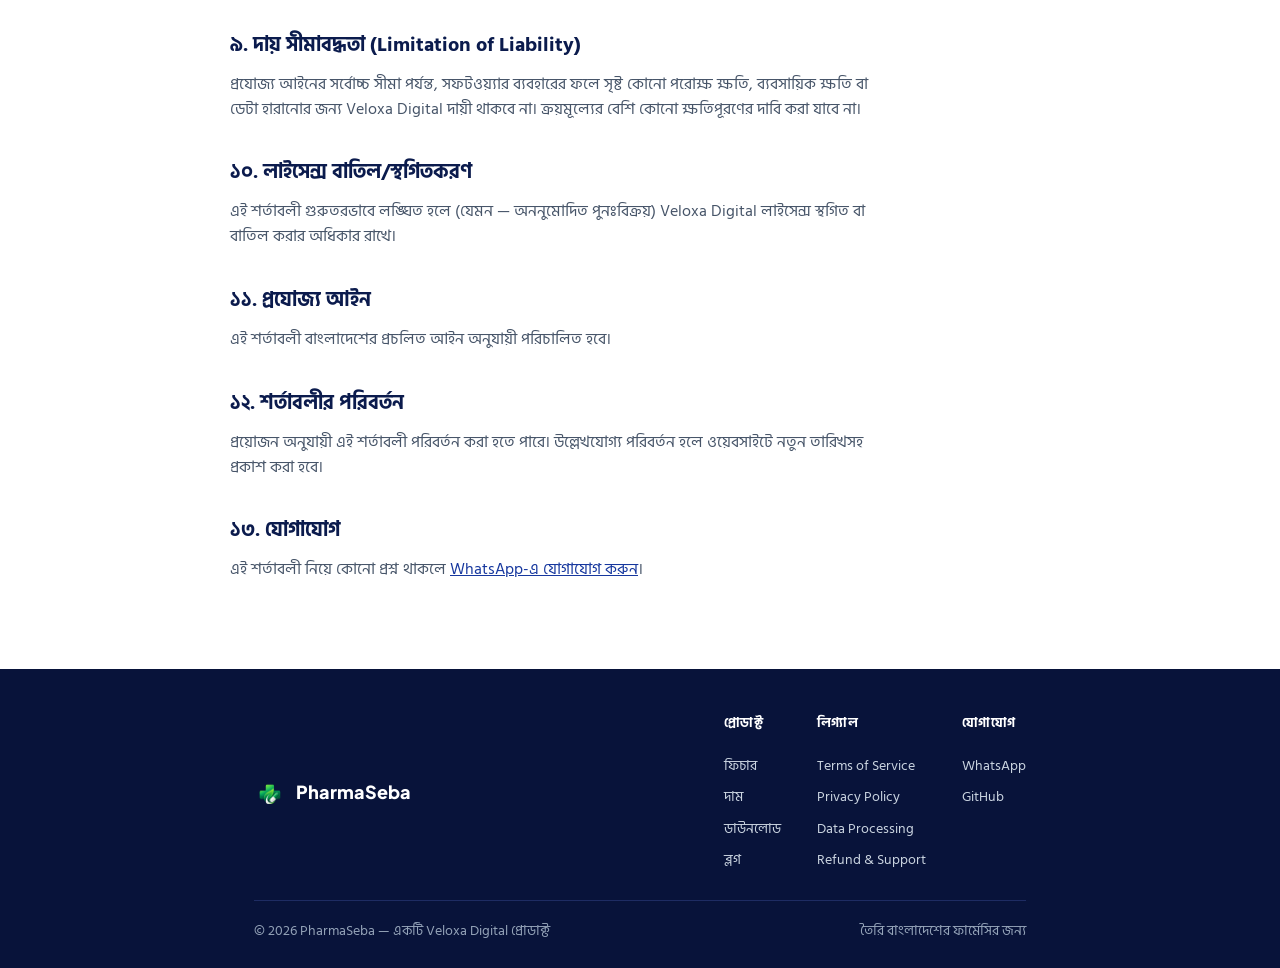
<file: terms.html>
<!DOCTYPE html>
<html lang="bn">
<head>
<meta charset="UTF-8">
<meta name="viewport" content="width=device-width, initial-scale=1.0">
<title>Terms of Service — PharmaSeba</title>
<meta name="description" content="PharmaSeba সফটওয়্যার ব্যবহারের শর্তাবলী — লাইসেন্স, ব্যবহারের অনুমতি, আপডেট ও সাপোর্ট সংক্রান্ত নিয়মাবলী।">
<meta name="robots" content="index, follow">
<link rel="canonical" href="https://pharmaseba.com/terms.html">
<link rel="icon" type="image/png" href="/assets/images/favicon.png">
<meta property="og:title" content="Terms of Service — PharmaSeba">
<meta property="og:description" content="PharmaSeba সফটওয়্যার ব্যবহারের শর্তাবলী — লাইসেন্স, ব্যবহারের অনুমতি, আপডেট ও সাপোর্ট সংক্রান্ত নিয়মাবলী।">
<meta property="og:image" content="/assets/images/logo-mark.png">
<meta property="og:type" content="website">
<meta property="og:url" content="https://pharmaseba.com/terms.html">
<meta name="twitter:card" content="summary">
<meta name="twitter:title" content="Terms of Service — PharmaSeba">
<meta name="twitter:description" content="PharmaSeba সফটওয়্যার ব্যবহারের শর্তাবলী — লাইসেন্স, ব্যবহারের অনুমতি, আপডেট ও সাপোর্ট সংক্রান্ত নিয়মাবলী।">
<link rel="preconnect" href="https://fonts.googleapis.com">
<link rel="preconnect" href="https://fonts.gstatic.com" crossorigin>
<link href="https://fonts.googleapis.com/css2?family=Hind+Siliguri:wght@400;500;600;700&family=Manrope:wght@700;800&display=swap" rel="stylesheet">
<style>
:root{
  --green: #0E9F6E;
  --green-dark: #065F46;
  --green-deeper: #043D2E;
  --blue: #2563EB;
  --bg-tint: #F7FAF9;
  --white: #FFFFFF;
  --ink: #0F2A22;
  --body: #3F5750;
  --line: #E1EBE7;
}
*{box-sizing:border-box; margin:0; padding:0;}
html{scroll-behavior:smooth;}
body{
  font-family:'Hind Siliguri', 'Manrope', sans-serif;
  color:var(--ink);
  background:var(--white);
  line-height:1.6;
  font-size:16px;
}
img{max-width:100%; display:block;}
a{color:inherit;}
.wrap{max-width:820px; margin:0 auto; padding:0 24px;}
header{
  position:sticky; top:0; z-index:50;
  background:rgba(255,255,255,0.92);
  backdrop-filter:saturate(180%) blur(8px);
  border-bottom:1px solid var(--line);
}
.nav{
  display:flex; align-items:center; justify-content:space-between;
  padding:14px 24px; max-width:1120px; margin:0 auto;
}
.nav-brand{display:flex; align-items:center; gap:10px; text-decoration:none;}
.nav-brand .mark{width:36px; height:36px; object-fit:contain;}
.nav-brand span{font-family:'Manrope',sans-serif; font-weight:800; font-size:19px; color:var(--green-deeper);}
.nav-cta{display:flex; gap:10px;}
.btn{
  display:inline-flex; align-items:center; justify-content:center; gap:8px;
  padding:11px 22px; border-radius:9px; font-weight:600; font-size:15px;
  text-decoration:none; border:none; cursor:pointer;
  font-family:inherit;
}
.btn-primary{background:var(--green); color:#fff; box-shadow:0 2px 0 var(--green-dark);}
.btn-outline{background:transparent; color:var(--green-dark); border:1.5px solid var(--green-dark);}
.btn-sm{padding:9px 16px; font-size:14px;}
.nav-cta .btn-outline{display:none;}
@media(min-width:640px){ .nav-cta .btn-outline{display:inline-flex;} }

.legal-hero{padding:48px 0 8px;}
.legal-hero .kicker{display:inline-block; background:#E6F6EF; color:var(--green-dark); font-weight:600; font-size:13px; padding:6px 13px; border-radius:100px; margin-bottom:16px;}
.legal-hero h1{font-size:clamp(26px,4vw,36px); font-weight:700; margin-bottom:10px; letter-spacing:-0.01em;}
.legal-hero .updated{color:var(--body); font-size:14px;}

.legal-content{padding:32px 0 72px;}
.legal-content h2{font-size:20px; font-weight:700; margin:34px 0 12px; color:var(--green-deeper);}
.legal-content h2:first-child{margin-top:0;}
.legal-content p{color:var(--body); font-size:15.5px; margin-bottom:14px; max-width:74ch;}
.legal-content ul, .legal-content ol{color:var(--body); font-size:15.5px; margin:0 0 14px 22px;}
.legal-content li{margin-bottom:7px;}
.legal-content a{color:var(--green-dark); text-decoration:underline;}
.legal-content strong{color:var(--ink);}
.note-box{background:var(--bg-tint); border:1px solid var(--line); border-radius:12px; padding:16px 18px; margin:20px 0; font-size:14.5px; color:var(--body);}

footer{background:var(--green-deeper); color:#BFE3D4; padding:44px 0 26px;}
.footer-grid{display:flex; flex-wrap:wrap; justify-content:space-between; gap:28px; margin-bottom:28px;}
.footer-brand{display:flex; align-items:center; gap:10px; text-decoration:none;}
.footer-brand span{font-family:'Manrope',sans-serif; font-weight:800; font-size:18px; color:#fff;}
.footer-cols{display:flex; flex-wrap:wrap; gap:36px;}
.footer-col h5{font-size:13px; font-weight:700; color:#fff; margin-bottom:12px; letter-spacing:.02em;}
.footer-col{display:flex; flex-direction:column; gap:9px; font-size:14px;}
.footer-col a{text-decoration:none; color:#BFE3D4;}
.footer-col a:hover{color:#fff;}
.footer-bottom{border-top:1px solid rgba(255,255,255,0.12); padding-top:20px; font-size:13.5px; color:#7FAF9B; display:flex; flex-wrap:wrap; gap:10px; justify-content:space-between;}
.visually-hidden{position:absolute; width:1px; height:1px; overflow:hidden; clip:rect(0 0 0 0);}
:focus-visible{outline:2px solid var(--blue); outline-offset:2px;}
</style>
<link rel="stylesheet" href="/assets/theme.css">
</head>
<body>

<header>
  <nav class="nav">
    <a href="index.html" class="nav-brand">
      <img src="/assets/images/logo-mark.webp" alt="PharmaSeba" class="mark">
      <span>PharmaSeba</span>
    </a>
    <div class="nav-cta">
      <a href="index.html#download" class="btn btn-outline btn-sm">ডাউনলোড</a>
      <a href="index.html#pricing" class="btn btn-primary btn-sm">কিনুন</a>
    </div>
  </nav>
</header>

<main>
  <div class="wrap legal-hero">
    <span class="kicker">আইনি তথ্য</span>
    <h1>Terms of Service</h1>
    <p class="updated">সর্বশেষ হালনাগাদ: ১২ সেপ্টেম্বর, ২০২৬</p>
  </div>
  <div class="wrap legal-content">

    <p>এই শর্তাবলী ("Terms") PharmaSeba সফটওয়্যার ব্যবহারের নিয়ম বর্ণনা করে। PharmaSeba তৈরি ও পরিচালনা করে <strong>Veloxa Digital</strong>। সফটওয়্যারটি ডাউনলোড, ইনস্টল বা ব্যবহার করার মাধ্যমে আপনি এই শর্তাবলীতে সম্মত হচ্ছেন।</p>

    <h2>১. সফটওয়্যার লাইসেন্স</h2>
    <p>PharmaSeba একটি <strong>একবার-কেনা (one-time purchase)</strong> সফটওয়্যার। কোনো মাসিক বা বাৎসরিক সাবস্ক্রিপশন চার্জ নেই। কেনার পর আপনাকে একটি ব্যবহারযোগ্য লাইসেন্স দেওয়া হয়, যা সফটওয়্যারের মালিকানা হস্তান্তর করে না — বরং ব্যবহারের অনুমতি (license to use) প্রদান করে।</p>

    <h2>২. অনুমোদিত ব্যবহার</h2>
    <ul>
      <li>প্রতিটি লাইসেন্স <strong>১টি কম্পিউটারে</strong> ইনস্টল ও ব্যবহারের জন্য বৈধ।</li>
      <li>একই লাইসেন্স একাধিক কম্পিউটারে একসাথে সক্রিয় রাখা যাবে না।</li>
      <li>সফটওয়্যার শুধুমাত্র আপনার নিজের ফার্মেসি/ব্যবসার হিসাব-নিকাশের কাজে ব্যবহার করা যাবে।</li>
    </ul>

    <h2>৩. অননুমোদিত কপি ও পুনঃবিক্রয়</h2>
    <p>সফটওয়্যার কপি করে অন্য কাউকে বিক্রি, শেয়ার, ভাড়া বা সাবলাইসেন্স দেওয়া যাবে না। রিভার্স-ইঞ্জিনিয়ারিং, ডিকম্পাইল বা সোর্স কোড উদ্ধারের চেষ্টা করা যাবে না, যদি না প্রযোজ্য আইনে স্পষ্টভাবে অনুমোদিত থাকে।</p>

    <h2>৪. ইনস্টলেশন, আপডেট ও সাপোর্ট</h2>
    <p>কেনার সময় উল্লেখিত মেয়াদ অনুযায়ী (বর্তমানে <strong>১ বছর</strong>) আপনি ফ্রি সফটওয়্যার আপডেট ও টেকনিক্যাল সাপোর্ট পাবেন। এই মেয়াদ শেষে সফটওয়্যার চলতে থাকবে, তবে নতুন আপডেট বা সাপোর্ট পেতে হলে পরবর্তী মেয়াদ নবায়ন করতে হতে পারে — এই শর্ত পরিবর্তন হলে আগে থেকে জানানো হবে।</p>

    <h2>৫. ব্যবহারকারীর দায়িত্ব</h2>
    <ul>
      <li>আপনার কম্পিউটার ও লাইসেন্স তথ্যের নিরাপত্তা বজায় রাখা আপনার দায়িত্ব।</li>
      <li>সফটওয়্যারে সংরক্ষিত তথ্যের নিয়মিত ব্যাকআপ রাখা ব্যবহারকারীর নিজস্ব দায়িত্ব — নিচের "ডেটা ব্যাকআপের দায়িত্ব" অংশ দেখুন।</li>
      <li>সফটওয়্যার ব্যবহার করে সংগৃহীত গ্রাহক/বিক্রয় তথ্যের সঠিকতা ও বৈধতার জন্য ব্যবহারকারী নিজে দায়ী।</li>
    </ul>

    <h2>৬. ডেটা ব্যাকআপের দায়িত্ব</h2>
    <p>PharmaSeba একটি <strong>অফলাইন অ্যাপ্লিকেশন</strong> — সকল তথ্য আপনার নিজের কম্পিউটারের লোকাল ডেটাবেজে সংরক্ষিত থাকে। Veloxa Digital নিয়মিতভাবে আপনার ডেটা রিমোট সার্ভারে ব্যাকআপ রাখে না। কম্পিউটার নষ্ট হওয়া, ফরম্যাট হওয়া বা হার্ডওয়্যার সমস্যায় ডেটা হারানোর ঝুঁকি এড়াতে নিয়মিত নিজস্ব ব্যাকআপ (external drive/pen drive) রাখার পরামর্শ দেওয়া হয়।</p>

    <h2>৭. সফটওয়্যারের সীমাবদ্ধতা</h2>
    <p>PharmaSeba যথাসাধ্য নির্ভুলভাবে তৈরি, তবে যেকোনো সফটওয়্যারের মতোই এতে মাঝে মাঝে বাগ বা সীমাবদ্ধতা থাকতে পারে। সফটওয়্যারটি "as is" ভিত্তিতে সরবরাহ করা হয়, এবং এটি সব ধরনের ব্যবসায়িক পরিস্থিতির জন্য উপযুক্ত হবে এমন নিশ্চয়তা দেওয়া হয় না।</p>

    <h2>৮. মেধাসম্পত্তি (Intellectual Property)</h2>
    <p>PharmaSeba-এর সোর্স কোড, ডিজাইন, লোগো ও ব্র্যান্ড — সবকিছুর মালিকানা Veloxa Digital-এর। লাইসেন্স কেনার মাধ্যমে শুধু ব্যবহারের অনুমতি পাওয়া যায়, মেধাসম্পত্তির মালিকানা নয়।</p>

    <h2>৯. দায় সীমাবদ্ধতা (Limitation of Liability)</h2>
    <p>প্রযোজ্য আইনের সর্বোচ্চ সীমা পর্যন্ত, সফটওয়্যার ব্যবহারের ফলে সৃষ্ট কোনো পরোক্ষ ক্ষতি, ব্যবসায়িক ক্ষতি বা ডেটা হারানোর জন্য Veloxa Digital দায়ী থাকবে না। ক্রয়মূল্যের বেশি কোনো ক্ষতিপূরণের দাবি করা যাবে না।</p>

    <h2>১০. লাইসেন্স বাতিল/স্থগিতকরণ</h2>
    <p>এই শর্তাবলী গুরুতরভাবে লঙ্ঘিত হলে (যেমন — অননুমোদিত পুনঃবিক্রয়) Veloxa Digital লাইসেন্স স্থগিত বা বাতিল করার অধিকার রাখে।</p>

    <h2>১১. প্রযোজ্য আইন</h2>
    <p>এই শর্তাবলী বাংলাদেশের প্রচলিত আইন অনুযায়ী পরিচালিত হবে।</p>

    <h2>১২. শর্তাবলীর পরিবর্তন</h2>
    <p>প্রয়োজন অনুযায়ী এই শর্তাবলী পরিবর্তন করা হতে পারে। উল্লেখযোগ্য পরিবর্তন হলে ওয়েবসাইটে নতুন তারিখসহ প্রকাশ করা হবে।</p>

    <h2>১৩. যোগাযোগ</h2>
    <p>এই শর্তাবলী নিয়ে কোনো প্রশ্ন থাকলে <a href="https://wa.me/8801935291005" target="_blank" rel="noopener">WhatsApp-এ যোগাযোগ করুন</a>।</p>
    
  </div>
</main>

<footer>
  <div class="wrap">
    <div class="footer-grid">
      <a href="index.html" class="footer-brand">
        <img src="/assets/images/footer-mark.png" alt="PharmaSeba" style="width:32px; height:32px; object-fit:contain;">
        <span>PharmaSeba</span>
      </a>
      <div class="footer-cols">
        <div class="footer-col">
          <h5>প্রোডাক্ট</h5>
          <a href="index.html#features">ফিচার</a>
          <a href="index.html#pricing">দাম</a>
          <a href="index.html#download">ডাউনলোড</a>
          <a href="blog/index.html">ব্লগ</a>
        </div>
        <div class="footer-col">
          <h5>লিগ্যাল</h5>
          <a href="terms.html">Terms of Service</a>
          <a href="privacy.html">Privacy Policy</a>
          <a href="data-processing.html">Data Processing</a>
          <a href="refund-policy.html">Refund &amp; Support</a>
        </div>
        <div class="footer-col">
          <h5>যোগাযোগ</h5>
          <a href="https://wa.me/8801935291005" target="_blank" rel="noopener">WhatsApp</a>
          <a href="https://github.com/sanowarhp/pharmaseba" target="_blank" rel="noopener">GitHub</a>
        </div>
      </div>
    </div>
    <div class="footer-bottom">
      <span>© 2026 PharmaSeba — একটি Veloxa Digital প্রোডাক্ট</span>
      <span>তৈরি বাংলাদেশের ফার্মেসির জন্য</span>
    </div>
  </div>
</footer>

</body>
</html>
</file>
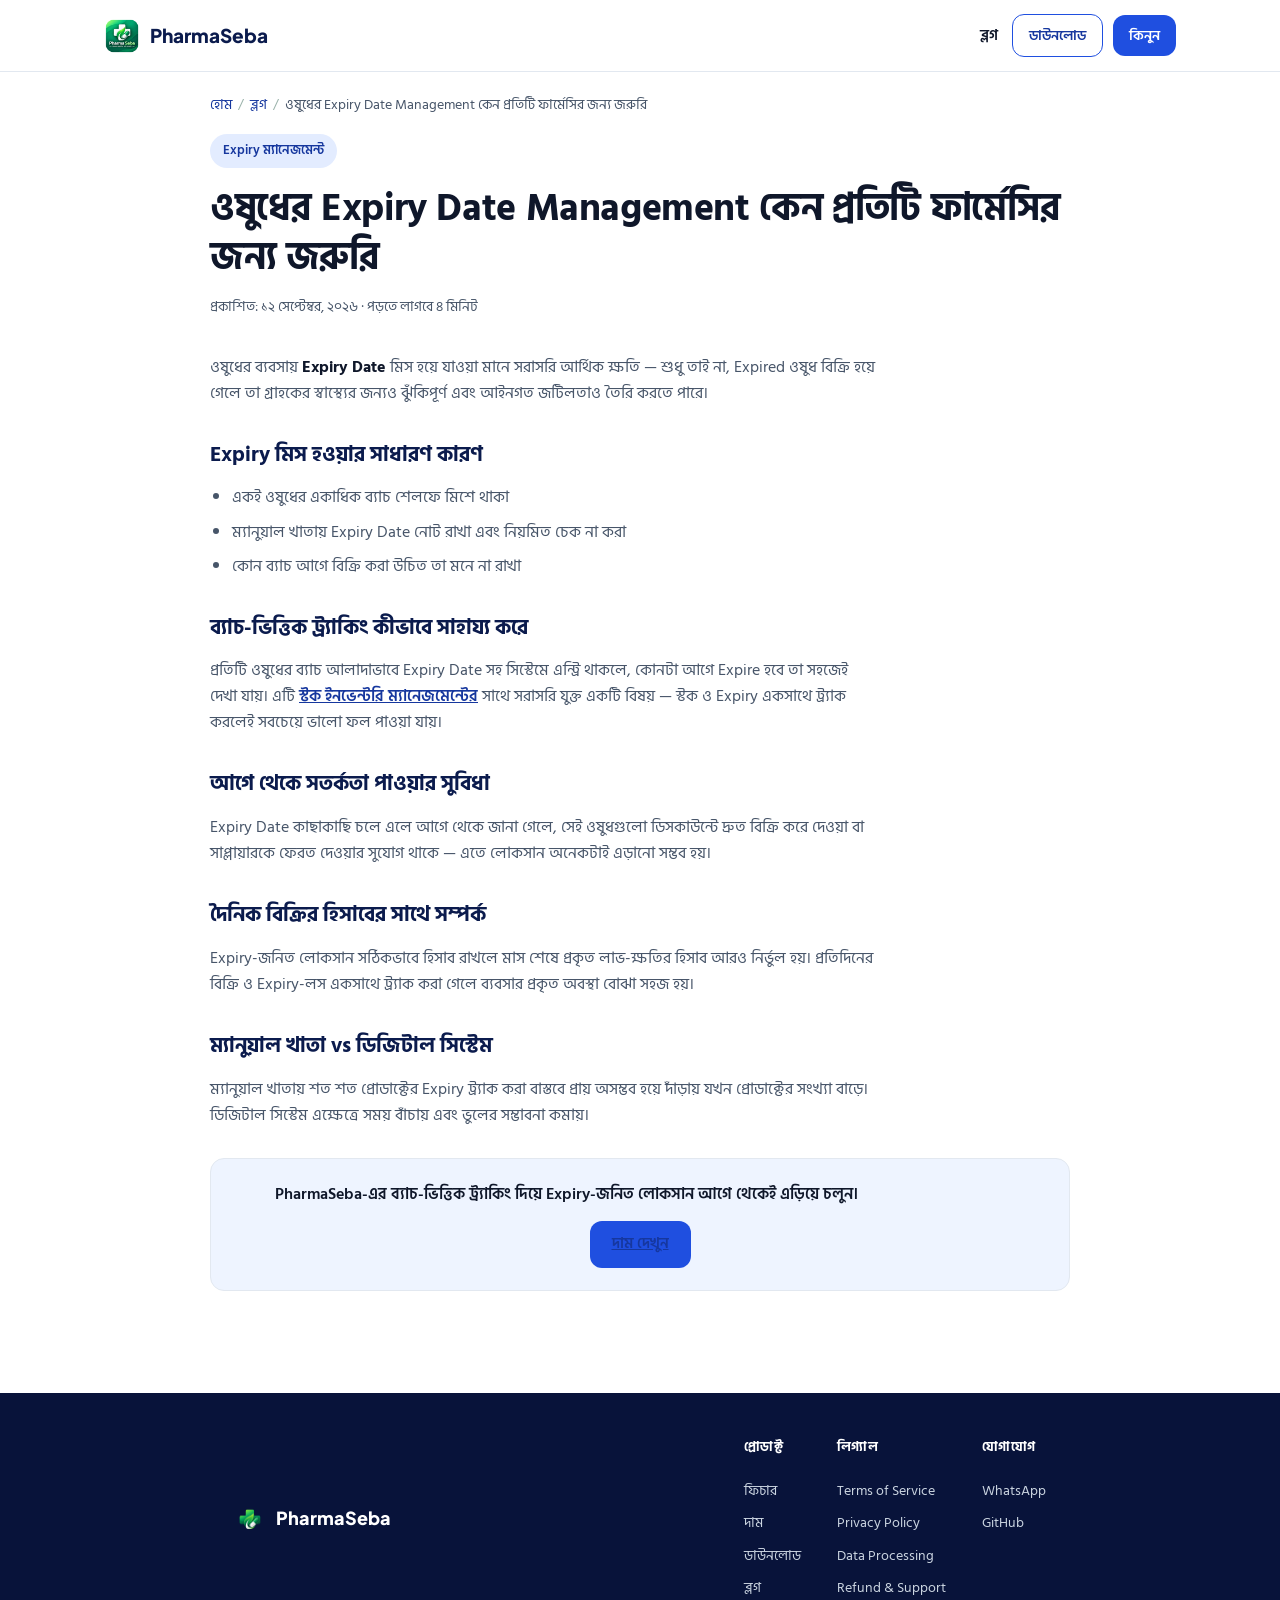
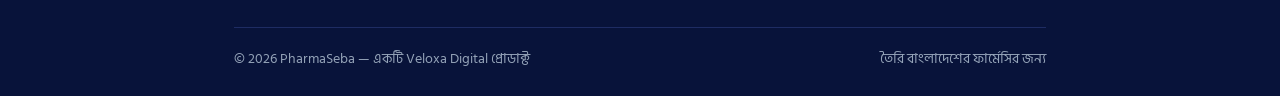
<file: blog/medicine-expiry-management.html>
<!DOCTYPE html>
<html lang="bn">
<head>
<meta charset="UTF-8">
<meta name="viewport" content="width=device-width, initial-scale=1.0">
<title>ওষুধের Expiry Date Management কেন গুরুত্বপূর্ণ — PharmaSeba</title>
<meta name="description" content="ফার্মেসিতে ওষুধের Expiry Date মিস হয়ে যাওয়া কীভাবে লোকসানের কারণ হয়, এবং ব্যাচ-ভিত্তিক সিস্টেম দিয়ে কীভাবে এটি এড়ানো যায়।">
<meta name="robots" content="index, follow">
<link rel="canonical" href="https://pharmaseba.com/blog/medicine-expiry-management.html">
<link rel="icon" type="image/png" href="/assets/images/favicon.png">
<meta property="og:title" content="ওষুধের Expiry Date Management কেন গুরুত্বপূর্ণ — PharmaSeba">
<meta property="og:description" content="ফার্মেসিতে ওষুধের Expiry Date মিস হয়ে যাওয়া কীভাবে লোকসানের কারণ হয়, এবং ব্যাচ-ভিত্তিক সিস্টেম দিয়ে কীভাবে এটি এড়ানো যায়।">
<meta property="og:image" content="https://pharmaseba.com/assets/images/logo-mark.png">
<meta property="og:type" content="article">
<meta property="og:url" content="https://pharmaseba.com/blog/medicine-expiry-management.html">
<meta name="twitter:card" content="summary">
<meta name="twitter:title" content="ওষুধের Expiry Date Management কেন গুরুত্বপূর্ণ — PharmaSeba">
<meta name="twitter:description" content="ফার্মেসিতে ওষুধের Expiry Date মিস হয়ে যাওয়া কীভাবে লোকসানের কারণ হয়, এবং ব্যাচ-ভিত্তিক সিস্টেম দিয়ে কীভাবে এটি এড়ানো যায়।">
<link rel="preconnect" href="https://fonts.googleapis.com">
<link rel="preconnect" href="https://fonts.gstatic.com" crossorigin>
<link href="https://fonts.googleapis.com/css2?family=Hind+Siliguri:wght@400;500;600;700&family=Manrope:wght@700;800&display=swap" rel="stylesheet">
<style>
:root{
  --green: #0E9F6E;
  --green-dark: #065F46;
  --green-deeper: #043D2E;
  --blue: #2563EB;
  --bg-tint: #F7FAF9;
  --white: #FFFFFF;
  --ink: #0F2A22;
  --body: #3F5750;
  --line: #E1EBE7;
}
*{box-sizing:border-box; margin:0; padding:0;}
html{scroll-behavior:smooth;}
body{font-family:'Hind Siliguri','Manrope',sans-serif; color:var(--ink); background:var(--white); line-height:1.65; font-size:16px;}
img{max-width:100%; display:block;}
a{color:inherit;}
.wrap{max-width:860px; margin:0 auto; padding:0 24px;}
header{position:sticky; top:0; z-index:50; background:rgba(255,255,255,0.92); backdrop-filter:saturate(180%) blur(8px); border-bottom:1px solid var(--line);}
.nav{display:flex; align-items:center; justify-content:space-between; padding:14px 24px; max-width:1120px; margin:0 auto;}
.nav-brand{display:flex; align-items:center; gap:10px; text-decoration:none;}
.nav-brand .mark{width:36px; height:36px; object-fit:contain;}
.nav-brand span{font-family:'Manrope',sans-serif; font-weight:800; font-size:19px; color:var(--green-deeper);}
.nav-cta{display:flex; align-items:center; gap:10px;}
.nav-blog-link{text-decoration:none; color:var(--ink); font-weight:600; font-size:14.5px; margin-right:4px;}
.btn{display:inline-flex; align-items:center; justify-content:center; gap:8px; padding:11px 22px; border-radius:9px; font-weight:600; font-size:15px; text-decoration:none; border:none; cursor:pointer; font-family:inherit;}
.btn-primary{background:var(--green); color:#fff; box-shadow:0 2px 0 var(--green-dark);}
.btn-outline{background:transparent; color:var(--green-dark); border:1.5px solid var(--green-dark);}
.btn-sm{padding:9px 16px; font-size:14px;}
.nav-cta .btn-outline{display:none;}
@media(min-width:640px){ .nav-cta .btn-outline{display:inline-flex;} }

.breadcrumb{font-size:13.5px; color:var(--body); padding:22px 0 0; display:flex; gap:6px; flex-wrap:wrap;}
.breadcrumb a{color:var(--green-dark); text-decoration:none;}
.breadcrumb span{color:#9BB3AB;}

.blog-hero{padding:18px 0 8px;}
.blog-hero .kicker{display:inline-block; background:#E6F6EF; color:var(--green-dark); font-weight:600; font-size:13px; padding:6px 13px; border-radius:100px; margin-bottom:16px;}
.blog-hero h1{font-size:clamp(26px,4.2vw,38px); font-weight:700; margin-bottom:12px; letter-spacing:-0.01em; line-height:1.3;}
.blog-hero .meta{color:var(--body); font-size:14px;}

.article-body{padding:28px 0 72px;}
.article-body h2{font-size:21px; font-weight:700; margin:32px 0 12px; color:var(--green-deeper);}
.article-body h2:first-child{margin-top:0;}
.article-body p{color:var(--body); font-size:15.8px; margin-bottom:15px; max-width:74ch;}
.article-body ul, .article-body ol{color:var(--body); font-size:15.8px; margin:0 0 15px 22px;}
.article-body li{margin-bottom:8px;}
.article-body a{color:var(--green-dark); text-decoration:underline; font-weight:600;}
.article-body strong{color:var(--ink);}
.cta-box{background:var(--bg-tint); border:1px solid var(--line); border-radius:14px; padding:22px; margin:30px 0; text-align:center;}
.cta-box p{margin-bottom:14px; color:var(--ink); font-weight:600; font-size:16px;}

.blog-list-hero{padding:44px 0 10px;}
.blog-list-hero .kicker{display:inline-block; background:#E6F6EF; color:var(--green-dark); font-weight:600; font-size:13px; padding:6px 13px; border-radius:100px; margin-bottom:16px;}
.blog-list-hero h1{font-size:clamp(28px,4.5vw,40px); font-weight:700; margin-bottom:10px;}
.blog-list-hero p{color:var(--body); font-size:15.5px; max-width:60ch;}
.blog-grid{display:grid; grid-template-columns:1fr; gap:18px; padding:32px 0 72px;}
@media(min-width:720px){ .blog-grid{grid-template-columns:1fr 1fr;} }
.blog-card{display:block; text-decoration:none; color:inherit; border:1px solid var(--line); border-radius:16px; padding:24px; transition:border-color .15s, transform .15s;}
.blog-card:hover{border-color:var(--green); transform:translateY(-2px);}
.blog-card .tag{display:inline-block; font-size:12.5px; font-weight:700; color:var(--green-dark); background:#E6F6EF; padding:4px 10px; border-radius:100px; margin-bottom:12px;}
.blog-card h3{font-size:19px; font-weight:700; margin-bottom:8px; line-height:1.4;}
.blog-card p{color:var(--body); font-size:14.5px; line-height:1.55;}

footer{background:var(--green-deeper); color:#BFE3D4; padding:44px 0 26px;}
.footer-grid{display:flex; flex-wrap:wrap; justify-content:space-between; gap:28px; margin-bottom:28px;}
.footer-brand{display:flex; align-items:center; gap:10px; text-decoration:none;}
.footer-brand span{font-family:'Manrope',sans-serif; font-weight:800; font-size:18px; color:#fff;}
.footer-cols{display:flex; flex-wrap:wrap; gap:36px;}
.footer-col h5{font-size:13px; font-weight:700; color:#fff; margin-bottom:12px; letter-spacing:.02em;}
.footer-col{display:flex; flex-direction:column; gap:9px; font-size:14px;}
.footer-col a{text-decoration:none; color:#BFE3D4;}
.footer-col a:hover{color:#fff;}
.footer-bottom{border-top:1px solid rgba(255,255,255,0.12); padding-top:20px; font-size:13.5px; color:#7FAF9B; display:flex; flex-wrap:wrap; gap:10px; justify-content:space-between;}
:focus-visible{outline:2px solid var(--blue); outline-offset:2px;}
</style>
<script type="application/ld+json">
{
  "@context": "https://schema.org",
  "@type": "BlogPosting",
  "headline": "Why Medicine Expiry Date Management Matters for Pharmacies",
  "description": "ফার্মেসিতে ওষুধের Expiry Date মিস হয়ে যাওয়া কীভাবে লোকসানের কারণ হয়, এবং ব্যাচ-ভিত্তিক সিস্টেম দিয়ে কীভাবে এটি এড়ানো যায়।",
  "author": {"@type": "Organization", "name": "Veloxa Digital"},
  "publisher": {"@type": "Organization", "name": "PharmaSeba"},
  "datePublished": "2026-09-12",
  "dateModified": "2026-09-12",
  "mainEntityOfPage": "https://pharmaseba.com/blog/medicine-expiry-management.html"
}
</script>
<script type="application/ld+json">
{
  "@context": "https://schema.org",
  "@type": "BreadcrumbList",
  "itemListElement": [
    {"@type": "ListItem", "position": 1, "name": "Home", "item": "https://pharmaseba.com/"},
    {"@type": "ListItem", "position": 2, "name": "Blog", "item": "https://pharmaseba.com/blog/index.html"},
    {"@type": "ListItem", "position": 3, "name": "Why Medicine Expiry Date Management Matters for Pharmacies", "item": "https://pharmaseba.com/blog/medicine-expiry-management.html"}
  ]
}
</script>
<link rel="stylesheet" href="/assets/theme.css">
</head>
<body>

<header>
  <nav class="nav">
    <a href="../index.html" class="nav-brand">
      <img src="/assets/images/logo-mark.webp" alt="PharmaSeba" class="mark">
      <span>PharmaSeba</span>
    </a>
    <div class="nav-cta">
      <a href="index.html" class="nav-blog-link">ব্লগ</a>
      <a href="../index.html#download" class="btn btn-outline btn-sm">ডাউনলোড</a>
      <a href="../index.html#pricing" class="btn btn-primary btn-sm">কিনুন</a>
    </div>
  </nav>
</header>

<main>
  <div class="wrap breadcrumb">
    <a href="../index.html">হোম</a><span>/</span><a href="index.html">ব্লগ</a><span>/</span>ওষুধের Expiry Date Management কেন প্রতিটি ফার্মেসির জন্য জরুরি
  </div>
  <div class="wrap blog-hero">
    <span class="kicker">Expiry ম্যানেজমেন্ট</span>
    <h1>ওষুধের Expiry Date Management কেন প্রতিটি ফার্মেসির জন্য জরুরি</h1>
    <p class="meta">প্রকাশিত: ১২ সেপ্টেম্বর, ২০২৬ · পড়তে লাগবে ৪ মিনিট</p>
  </div>
  <div class="wrap article-body">

    <p>ওষুধের ব্যবসায় <strong>Expiry Date</strong> মিস হয়ে যাওয়া মানে সরাসরি আর্থিক ক্ষতি — শুধু তাই না, Expired ওষুধ বিক্রি হয়ে গেলে তা গ্রাহকের স্বাস্থ্যের জন্যও ঝুঁকিপূর্ণ এবং আইনগত জটিলতাও তৈরি করতে পারে।</p>

    <h2>Expiry মিস হওয়ার সাধারণ কারণ</h2>
    <ul>
      <li>একই ওষুধের একাধিক ব্যাচ শেলফে মিশে থাকা</li>
      <li>ম্যানুয়াল খাতায় Expiry Date নোট রাখা এবং নিয়মিত চেক না করা</li>
      <li>কোন ব্যাচ আগে বিক্রি করা উচিত তা মনে না রাখা</li>
    </ul>

    <h2>ব্যাচ-ভিত্তিক ট্র্যাকিং কীভাবে সাহায্য করে</h2>
    <p>প্রতিটি ওষুধের ব্যাচ আলাদাভাবে Expiry Date সহ সিস্টেমে এন্ট্রি থাকলে, কোনটা আগে Expire হবে তা সহজেই দেখা যায়। এটি <a href="pharmacy-inventory-management.html">স্টক ইনভেন্টরি ম্যানেজমেন্টের</a> সাথে সরাসরি যুক্ত একটি বিষয় — স্টক ও Expiry একসাথে ট্র্যাক করলেই সবচেয়ে ভালো ফল পাওয়া যায়।</p>

    <h2>আগে থেকে সতর্কতা পাওয়ার সুবিধা</h2>
    <p>Expiry Date কাছাকাছি চলে এলে আগে থেকে জানা গেলে, সেই ওষুধগুলো ডিসকাউন্টে দ্রুত বিক্রি করে দেওয়া বা সাপ্লায়ারকে ফেরত দেওয়ার সুযোগ থাকে — এতে লোকসান অনেকটাই এড়ানো সম্ভব হয়।</p>

    <h2>দৈনিক বিক্রির হিসাবের সাথে সম্পর্ক</h2>
    <p>Expiry-জনিত লোকসান সঠিকভাবে হিসাব রাখলে মাস শেষে প্রকৃত লাভ-ক্ষতির হিসাব আরও নির্ভুল হয়। প্রতিদিনের বিক্রি ও Expiry-লস একসাথে ট্র্যাক করা গেলে ব্যবসার প্রকৃত অবস্থা বোঝা সহজ হয়।</p>

    <h2>ম্যানুয়াল খাতা vs ডিজিটাল সিস্টেম</h2>
    <p>ম্যানুয়াল খাতায় শত শত প্রোডাক্টের Expiry ট্র্যাক করা বাস্তবে প্রায় অসম্ভব হয়ে দাঁড়ায় যখন প্রোডাক্টের সংখ্যা বাড়ে। ডিজিটাল সিস্টেম এক্ষেত্রে সময় বাঁচায় এবং ভুলের সম্ভাবনা কমায়।</p>

    <div class="cta-box">
      <p>PharmaSeba-এর ব্যাচ-ভিত্তিক ট্র্যাকিং দিয়ে Expiry-জনিত লোকসান আগে থেকেই এড়িয়ে চলুন।</p>
      <a href="../index.html#pricing" class="btn btn-primary">দাম দেখুন</a>
    </div>
    
  </div>
</main>

<footer>
  <div class="wrap">
    <div class="footer-grid">
      <a href="../index.html" class="footer-brand">
        <img src="/assets/images/footer-mark.png" alt="PharmaSeba" style="width:32px; height:32px; object-fit:contain;">
        <span>PharmaSeba</span>
      </a>
      <div class="footer-cols">
        <div class="footer-col">
          <h5>প্রোডাক্ট</h5>
          <a href="../index.html#features">ফিচার</a>
          <a href="../index.html#pricing">দাম</a>
          <a href="../index.html#download">ডাউনলোড</a>
          <a href="index.html">ব্লগ</a>
        </div>
        <div class="footer-col">
          <h5>লিগ্যাল</h5>
          <a href="../terms.html">Terms of Service</a>
          <a href="../privacy.html">Privacy Policy</a>
          <a href="../data-processing.html">Data Processing</a>
          <a href="../refund-policy.html">Refund &amp; Support</a>
        </div>
        <div class="footer-col">
          <h5>যোগাযোগ</h5>
          <a href="https://wa.me/8801935291005" target="_blank" rel="noopener">WhatsApp</a>
          <a href="https://github.com/sanowarhp/pharmaseba-releases" target="_blank" rel="noopener">GitHub</a>
        </div>
      </div>
    </div>
    <div class="footer-bottom">
      <span>© 2026 PharmaSeba — একটি Veloxa Digital প্রোডাক্ট</span>
      <span>তৈরি বাংলাদেশের ফার্মেসির জন্য</span>
    </div>
  </div>
</footer>

</body>
</html>
</file>
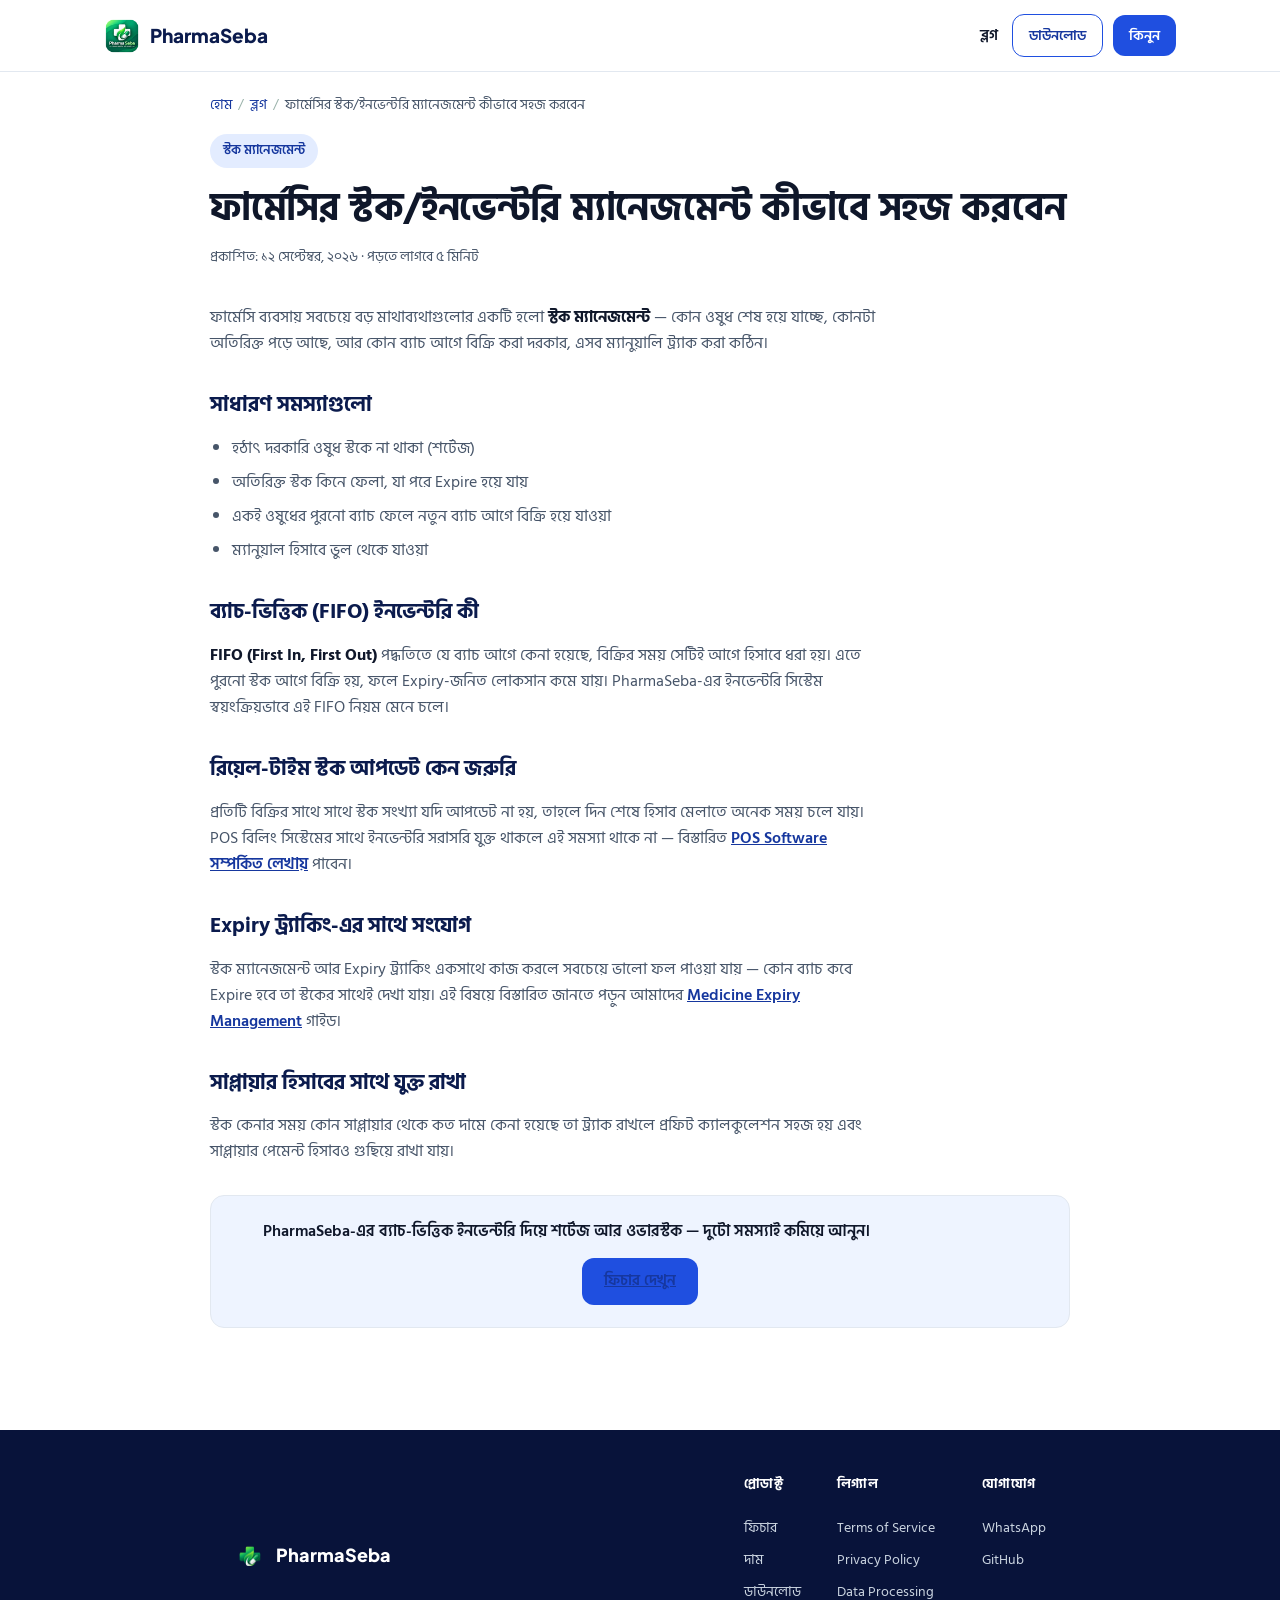
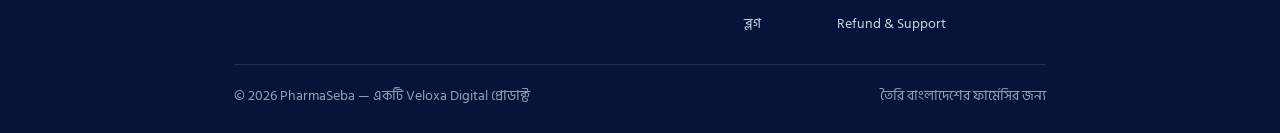
<file: blog/pharmacy-inventory-management.html>
<!DOCTYPE html>
<html lang="bn">
<head>
<meta charset="UTF-8">
<meta name="viewport" content="width=device-width, initial-scale=1.0">
<title>ফার্মেসির স্টক/ইনভেন্টরি ম্যানেজমেন্ট কীভাবে সহজ করবেন — PharmaSeba</title>
<meta name="description" content="ফার্মেসির স্টক ম্যানেজমেন্টে সবচেয়ে সাধারণ সমস্যাগুলো এবং ব্যাচ-ভিত্তিক ইনভেন্টরি সিস্টেম কীভাবে সমাধান দেয়।">
<meta name="robots" content="index, follow">
<link rel="canonical" href="https://pharmaseba.com/blog/pharmacy-inventory-management.html">
<link rel="icon" type="image/png" href="/assets/images/favicon.png">
<meta property="og:title" content="ফার্মেসির স্টক/ইনভেন্টরি ম্যানেজমেন্ট কীভাবে সহজ করবেন — PharmaSeba">
<meta property="og:description" content="ফার্মেসির স্টক ম্যানেজমেন্টে সবচেয়ে সাধারণ সমস্যাগুলো এবং ব্যাচ-ভিত্তিক ইনভেন্টরি সিস্টেম কীভাবে সমাধান দেয়।">
<meta property="og:image" content="https://pharmaseba.com/assets/images/logo-mark.png">
<meta property="og:type" content="article">
<meta property="og:url" content="https://pharmaseba.com/blog/pharmacy-inventory-management.html">
<meta name="twitter:card" content="summary">
<meta name="twitter:title" content="ফার্মেসির স্টক/ইনভেন্টরি ম্যানেজমেন্ট কীভাবে সহজ করবেন — PharmaSeba">
<meta name="twitter:description" content="ফার্মেসির স্টক ম্যানেজমেন্টে সবচেয়ে সাধারণ সমস্যাগুলো এবং ব্যাচ-ভিত্তিক ইনভেন্টরি সিস্টেম কীভাবে সমাধান দেয়।">
<link rel="preconnect" href="https://fonts.googleapis.com">
<link rel="preconnect" href="https://fonts.gstatic.com" crossorigin>
<link href="https://fonts.googleapis.com/css2?family=Hind+Siliguri:wght@400;500;600;700&family=Manrope:wght@700;800&display=swap" rel="stylesheet">
<style>
:root{
  --green: #0E9F6E;
  --green-dark: #065F46;
  --green-deeper: #043D2E;
  --blue: #2563EB;
  --bg-tint: #F7FAF9;
  --white: #FFFFFF;
  --ink: #0F2A22;
  --body: #3F5750;
  --line: #E1EBE7;
}
*{box-sizing:border-box; margin:0; padding:0;}
html{scroll-behavior:smooth;}
body{font-family:'Hind Siliguri','Manrope',sans-serif; color:var(--ink); background:var(--white); line-height:1.65; font-size:16px;}
img{max-width:100%; display:block;}
a{color:inherit;}
.wrap{max-width:860px; margin:0 auto; padding:0 24px;}
header{position:sticky; top:0; z-index:50; background:rgba(255,255,255,0.92); backdrop-filter:saturate(180%) blur(8px); border-bottom:1px solid var(--line);}
.nav{display:flex; align-items:center; justify-content:space-between; padding:14px 24px; max-width:1120px; margin:0 auto;}
.nav-brand{display:flex; align-items:center; gap:10px; text-decoration:none;}
.nav-brand .mark{width:36px; height:36px; object-fit:contain;}
.nav-brand span{font-family:'Manrope',sans-serif; font-weight:800; font-size:19px; color:var(--green-deeper);}
.nav-cta{display:flex; align-items:center; gap:10px;}
.nav-blog-link{text-decoration:none; color:var(--ink); font-weight:600; font-size:14.5px; margin-right:4px;}
.btn{display:inline-flex; align-items:center; justify-content:center; gap:8px; padding:11px 22px; border-radius:9px; font-weight:600; font-size:15px; text-decoration:none; border:none; cursor:pointer; font-family:inherit;}
.btn-primary{background:var(--green); color:#fff; box-shadow:0 2px 0 var(--green-dark);}
.btn-outline{background:transparent; color:var(--green-dark); border:1.5px solid var(--green-dark);}
.btn-sm{padding:9px 16px; font-size:14px;}
.nav-cta .btn-outline{display:none;}
@media(min-width:640px){ .nav-cta .btn-outline{display:inline-flex;} }

.breadcrumb{font-size:13.5px; color:var(--body); padding:22px 0 0; display:flex; gap:6px; flex-wrap:wrap;}
.breadcrumb a{color:var(--green-dark); text-decoration:none;}
.breadcrumb span{color:#9BB3AB;}

.blog-hero{padding:18px 0 8px;}
.blog-hero .kicker{display:inline-block; background:#E6F6EF; color:var(--green-dark); font-weight:600; font-size:13px; padding:6px 13px; border-radius:100px; margin-bottom:16px;}
.blog-hero h1{font-size:clamp(26px,4.2vw,38px); font-weight:700; margin-bottom:12px; letter-spacing:-0.01em; line-height:1.3;}
.blog-hero .meta{color:var(--body); font-size:14px;}

.article-body{padding:28px 0 72px;}
.article-body h2{font-size:21px; font-weight:700; margin:32px 0 12px; color:var(--green-deeper);}
.article-body h2:first-child{margin-top:0;}
.article-body p{color:var(--body); font-size:15.8px; margin-bottom:15px; max-width:74ch;}
.article-body ul, .article-body ol{color:var(--body); font-size:15.8px; margin:0 0 15px 22px;}
.article-body li{margin-bottom:8px;}
.article-body a{color:var(--green-dark); text-decoration:underline; font-weight:600;}
.article-body strong{color:var(--ink);}
.cta-box{background:var(--bg-tint); border:1px solid var(--line); border-radius:14px; padding:22px; margin:30px 0; text-align:center;}
.cta-box p{margin-bottom:14px; color:var(--ink); font-weight:600; font-size:16px;}

.blog-list-hero{padding:44px 0 10px;}
.blog-list-hero .kicker{display:inline-block; background:#E6F6EF; color:var(--green-dark); font-weight:600; font-size:13px; padding:6px 13px; border-radius:100px; margin-bottom:16px;}
.blog-list-hero h1{font-size:clamp(28px,4.5vw,40px); font-weight:700; margin-bottom:10px;}
.blog-list-hero p{color:var(--body); font-size:15.5px; max-width:60ch;}
.blog-grid{display:grid; grid-template-columns:1fr; gap:18px; padding:32px 0 72px;}
@media(min-width:720px){ .blog-grid{grid-template-columns:1fr 1fr;} }
.blog-card{display:block; text-decoration:none; color:inherit; border:1px solid var(--line); border-radius:16px; padding:24px; transition:border-color .15s, transform .15s;}
.blog-card:hover{border-color:var(--green); transform:translateY(-2px);}
.blog-card .tag{display:inline-block; font-size:12.5px; font-weight:700; color:var(--green-dark); background:#E6F6EF; padding:4px 10px; border-radius:100px; margin-bottom:12px;}
.blog-card h3{font-size:19px; font-weight:700; margin-bottom:8px; line-height:1.4;}
.blog-card p{color:var(--body); font-size:14.5px; line-height:1.55;}

footer{background:var(--green-deeper); color:#BFE3D4; padding:44px 0 26px;}
.footer-grid{display:flex; flex-wrap:wrap; justify-content:space-between; gap:28px; margin-bottom:28px;}
.footer-brand{display:flex; align-items:center; gap:10px; text-decoration:none;}
.footer-brand span{font-family:'Manrope',sans-serif; font-weight:800; font-size:18px; color:#fff;}
.footer-cols{display:flex; flex-wrap:wrap; gap:36px;}
.footer-col h5{font-size:13px; font-weight:700; color:#fff; margin-bottom:12px; letter-spacing:.02em;}
.footer-col{display:flex; flex-direction:column; gap:9px; font-size:14px;}
.footer-col a{text-decoration:none; color:#BFE3D4;}
.footer-col a:hover{color:#fff;}
.footer-bottom{border-top:1px solid rgba(255,255,255,0.12); padding-top:20px; font-size:13.5px; color:#7FAF9B; display:flex; flex-wrap:wrap; gap:10px; justify-content:space-between;}
:focus-visible{outline:2px solid var(--blue); outline-offset:2px;}
</style>
<script type="application/ld+json">
{
  "@context": "https://schema.org",
  "@type": "BlogPosting",
  "headline": "Pharmacy Inventory Management Made Simple",
  "description": "ফার্মেসির স্টক ম্যানেজমেন্টে সবচেয়ে সাধারণ সমস্যাগুলো এবং ব্যাচ-ভিত্তিক ইনভেন্টরি সিস্টেম কীভাবে সমাধান দেয়।",
  "author": {"@type": "Organization", "name": "Veloxa Digital"},
  "publisher": {"@type": "Organization", "name": "PharmaSeba"},
  "datePublished": "2026-09-12",
  "dateModified": "2026-09-12",
  "mainEntityOfPage": "https://pharmaseba.com/blog/pharmacy-inventory-management.html"
}
</script>
<script type="application/ld+json">
{
  "@context": "https://schema.org",
  "@type": "BreadcrumbList",
  "itemListElement": [
    {"@type": "ListItem", "position": 1, "name": "Home", "item": "https://pharmaseba.com/"},
    {"@type": "ListItem", "position": 2, "name": "Blog", "item": "https://pharmaseba.com/blog/index.html"},
    {"@type": "ListItem", "position": 3, "name": "Pharmacy Inventory Management Made Simple", "item": "https://pharmaseba.com/blog/pharmacy-inventory-management.html"}
  ]
}
</script>
<link rel="stylesheet" href="/assets/theme.css">
</head>
<body>

<header>
  <nav class="nav">
    <a href="../index.html" class="nav-brand">
      <img src="/assets/images/logo-mark.webp" alt="PharmaSeba" class="mark">
      <span>PharmaSeba</span>
    </a>
    <div class="nav-cta">
      <a href="index.html" class="nav-blog-link">ব্লগ</a>
      <a href="../index.html#download" class="btn btn-outline btn-sm">ডাউনলোড</a>
      <a href="../index.html#pricing" class="btn btn-primary btn-sm">কিনুন</a>
    </div>
  </nav>
</header>

<main>
  <div class="wrap breadcrumb">
    <a href="../index.html">হোম</a><span>/</span><a href="index.html">ব্লগ</a><span>/</span>ফার্মেসির স্টক/ইনভেন্টরি ম্যানেজমেন্ট কীভাবে সহজ করবেন
  </div>
  <div class="wrap blog-hero">
    <span class="kicker">স্টক ম্যানেজমেন্ট</span>
    <h1>ফার্মেসির স্টক/ইনভেন্টরি ম্যানেজমেন্ট কীভাবে সহজ করবেন</h1>
    <p class="meta">প্রকাশিত: ১২ সেপ্টেম্বর, ২০২৬ · পড়তে লাগবে ৫ মিনিট</p>
  </div>
  <div class="wrap article-body">

    <p>ফার্মেসি ব্যবসায় সবচেয়ে বড় মাথাব্যথাগুলোর একটি হলো <strong>স্টক ম্যানেজমেন্ট</strong> — কোন ওষুধ শেষ হয়ে যাচ্ছে, কোনটা অতিরিক্ত পড়ে আছে, আর কোন ব্যাচ আগে বিক্রি করা দরকার, এসব ম্যানুয়ালি ট্র্যাক করা কঠিন।</p>

    <h2>সাধারণ সমস্যাগুলো</h2>
    <ul>
      <li>হঠাৎ দরকারি ওষুধ স্টকে না থাকা (শর্টেজ)</li>
      <li>অতিরিক্ত স্টক কিনে ফেলা, যা পরে Expire হয়ে যায়</li>
      <li>একই ওষুধের পুরনো ব্যাচ ফেলে নতুন ব্যাচ আগে বিক্রি হয়ে যাওয়া</li>
      <li>ম্যানুয়াল হিসাবে ভুল থেকে যাওয়া</li>
    </ul>

    <h2>ব্যাচ-ভিত্তিক (FIFO) ইনভেন্টরি কী</h2>
    <p><strong>FIFO (First In, First Out)</strong> পদ্ধতিতে যে ব্যাচ আগে কেনা হয়েছে, বিক্রির সময় সেটিই আগে হিসাবে ধরা হয়। এতে পুরনো স্টক আগে বিক্রি হয়, ফলে Expiry-জনিত লোকসান কমে যায়। PharmaSeba-এর ইনভেন্টরি সিস্টেম স্বয়ংক্রিয়ভাবে এই FIFO নিয়ম মেনে চলে।</p>

    <h2>রিয়েল-টাইম স্টক আপডেট কেন জরুরি</h2>
    <p>প্রতিটি বিক্রির সাথে সাথে স্টক সংখ্যা যদি আপডেট না হয়, তাহলে দিন শেষে হিসাব মেলাতে অনেক সময় চলে যায়। POS বিলিং সিস্টেমের সাথে ইনভেন্টরি সরাসরি যুক্ত থাকলে এই সমস্যা থাকে না — বিস্তারিত <a href="pharmacy-pos-software.html">POS Software সম্পর্কিত লেখায়</a> পাবেন।</p>

    <h2>Expiry ট্র্যাকিং-এর সাথে সংযোগ</h2>
    <p>স্টক ম্যানেজমেন্ট আর Expiry ট্র্যাকিং একসাথে কাজ করলে সবচেয়ে ভালো ফল পাওয়া যায় — কোন ব্যাচ কবে Expire হবে তা স্টকের সাথেই দেখা যায়। এই বিষয়ে বিস্তারিত জানতে পড়ুন আমাদের <a href="medicine-expiry-management.html">Medicine Expiry Management</a> গাইড।</p>

    <h2>সাপ্লায়ার হিসাবের সাথে যুক্ত রাখা</h2>
    <p>স্টক কেনার সময় কোন সাপ্লায়ার থেকে কত দামে কেনা হয়েছে তা ট্র্যাক রাখলে প্রফিট ক্যালকুলেশন সহজ হয় এবং সাপ্লায়ার পেমেন্ট হিসাবও গুছিয়ে রাখা যায়।</p>

    <div class="cta-box">
      <p>PharmaSeba-এর ব্যাচ-ভিত্তিক ইনভেন্টরি দিয়ে শর্টেজ আর ওভারস্টক — দুটো সমস্যাই কমিয়ে আনুন।</p>
      <a href="../index.html#features" class="btn btn-primary">ফিচার দেখুন</a>
    </div>
    
  </div>
</main>

<footer>
  <div class="wrap">
    <div class="footer-grid">
      <a href="../index.html" class="footer-brand">
        <img src="/assets/images/footer-mark.png" alt="PharmaSeba" style="width:32px; height:32px; object-fit:contain;">
        <span>PharmaSeba</span>
      </a>
      <div class="footer-cols">
        <div class="footer-col">
          <h5>প্রোডাক্ট</h5>
          <a href="../index.html#features">ফিচার</a>
          <a href="../index.html#pricing">দাম</a>
          <a href="../index.html#download">ডাউনলোড</a>
          <a href="index.html">ব্লগ</a>
        </div>
        <div class="footer-col">
          <h5>লিগ্যাল</h5>
          <a href="../terms.html">Terms of Service</a>
          <a href="../privacy.html">Privacy Policy</a>
          <a href="../data-processing.html">Data Processing</a>
          <a href="../refund-policy.html">Refund &amp; Support</a>
        </div>
        <div class="footer-col">
          <h5>যোগাযোগ</h5>
          <a href="https://wa.me/8801935291005" target="_blank" rel="noopener">WhatsApp</a>
          <a href="https://github.com/sanowarhp/pharmaseba-releases" target="_blank" rel="noopener">GitHub</a>
        </div>
      </div>
    </div>
    <div class="footer-bottom">
      <span>© 2026 PharmaSeba — একটি Veloxa Digital প্রোডাক্ট</span>
      <span>তৈরি বাংলাদেশের ফার্মেসির জন্য</span>
    </div>
  </div>
</footer>

</body>
</html>
</file>
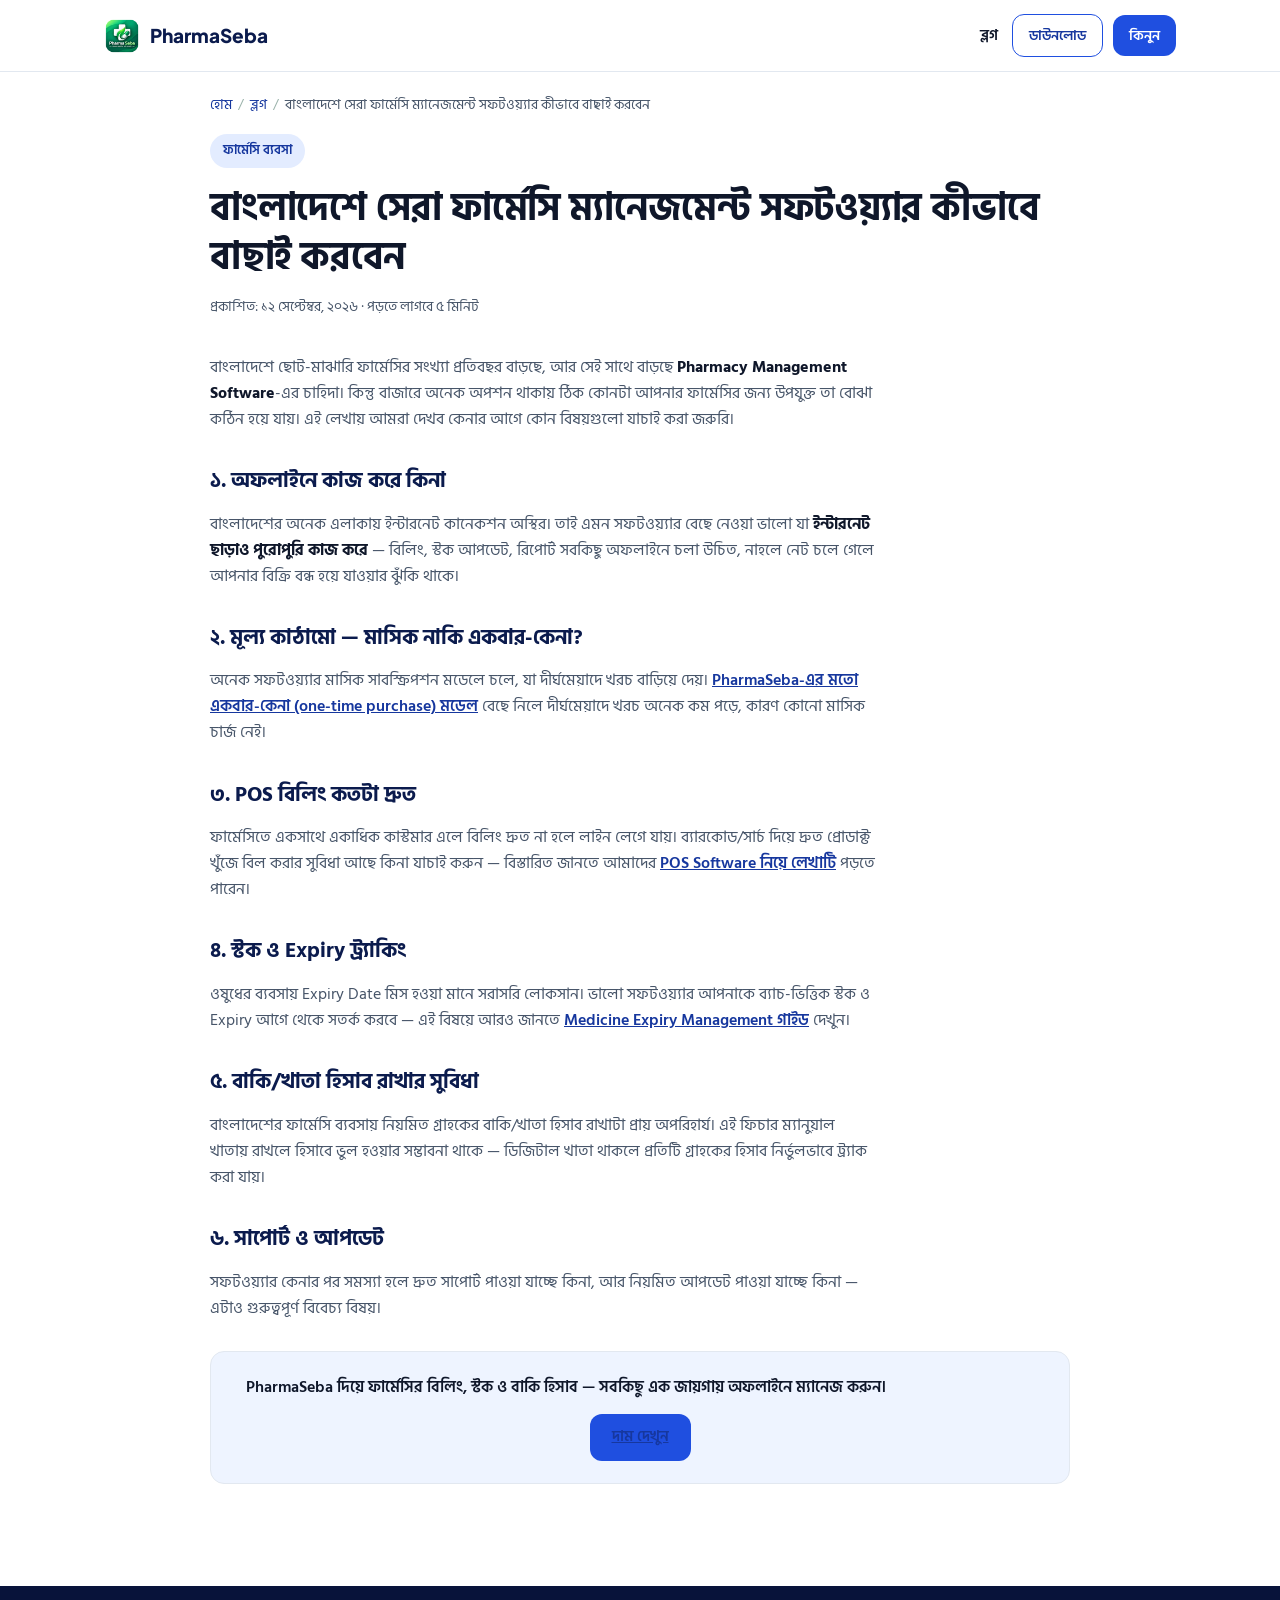
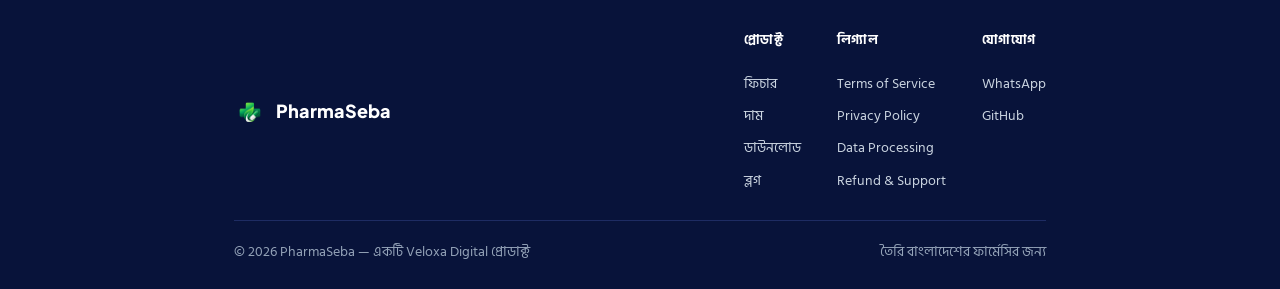
<file: blog/pharmacy-management-bangladesh.html>
<!DOCTYPE html>
<html lang="bn">
<head>
<meta charset="UTF-8">
<meta name="viewport" content="width=device-width, initial-scale=1.0">
<title>বাংলাদেশে সেরা ফার্মেসি ম্যানেজমেন্ট সফটওয়্যার কীভাবে বাছাই করবেন — PharmaSeba</title>
<meta name="description" content="বাংলাদেশে ফার্মেসি ম্যানেজমেন্ট সফটওয়্যার বাছাই করার আগে যে বিষয়গুলো যাচাই করা জরুরি — অফলাইন সাপোর্ট, দাম, POS, স্টক ও বাকি হিসাব।">
<meta name="robots" content="index, follow">
<link rel="canonical" href="https://pharmaseba.com/blog/pharmacy-management-bangladesh.html">
<link rel="icon" type="image/png" href="/assets/images/favicon.png">
<meta property="og:title" content="বাংলাদেশে সেরা ফার্মেসি ম্যানেজমেন্ট সফটওয়্যার কীভাবে বাছাই করবেন — PharmaSeba">
<meta property="og:description" content="বাংলাদেশে ফার্মেসি ম্যানেজমেন্ট সফটওয়্যার বাছাই করার আগে যে বিষয়গুলো যাচাই করা জরুরি — অফলাইন সাপোর্ট, দাম, POS, স্টক ও বাকি হিসাব।">
<meta property="og:image" content="https://pharmaseba.com/assets/images/logo-mark.png">
<meta property="og:type" content="article">
<meta property="og:url" content="https://pharmaseba.com/blog/pharmacy-management-bangladesh.html">
<meta name="twitter:card" content="summary">
<meta name="twitter:title" content="বাংলাদেশে সেরা ফার্মেসি ম্যানেজমেন্ট সফটওয়্যার কীভাবে বাছাই করবেন — PharmaSeba">
<meta name="twitter:description" content="বাংলাদেশে ফার্মেসি ম্যানেজমেন্ট সফটওয়্যার বাছাই করার আগে যে বিষয়গুলো যাচাই করা জরুরি — অফলাইন সাপোর্ট, দাম, POS, স্টক ও বাকি হিসাব।">
<link rel="preconnect" href="https://fonts.googleapis.com">
<link rel="preconnect" href="https://fonts.gstatic.com" crossorigin>
<link href="https://fonts.googleapis.com/css2?family=Hind+Siliguri:wght@400;500;600;700&family=Manrope:wght@700;800&display=swap" rel="stylesheet">
<style>
:root{
  --green: #0E9F6E;
  --green-dark: #065F46;
  --green-deeper: #043D2E;
  --blue: #2563EB;
  --bg-tint: #F7FAF9;
  --white: #FFFFFF;
  --ink: #0F2A22;
  --body: #3F5750;
  --line: #E1EBE7;
}
*{box-sizing:border-box; margin:0; padding:0;}
html{scroll-behavior:smooth;}
body{font-family:'Hind Siliguri','Manrope',sans-serif; color:var(--ink); background:var(--white); line-height:1.65; font-size:16px;}
img{max-width:100%; display:block;}
a{color:inherit;}
.wrap{max-width:860px; margin:0 auto; padding:0 24px;}
header{position:sticky; top:0; z-index:50; background:rgba(255,255,255,0.92); backdrop-filter:saturate(180%) blur(8px); border-bottom:1px solid var(--line);}
.nav{display:flex; align-items:center; justify-content:space-between; padding:14px 24px; max-width:1120px; margin:0 auto;}
.nav-brand{display:flex; align-items:center; gap:10px; text-decoration:none;}
.nav-brand .mark{width:36px; height:36px; object-fit:contain;}
.nav-brand span{font-family:'Manrope',sans-serif; font-weight:800; font-size:19px; color:var(--green-deeper);}
.nav-cta{display:flex; align-items:center; gap:10px;}
.nav-blog-link{text-decoration:none; color:var(--ink); font-weight:600; font-size:14.5px; margin-right:4px;}
.btn{display:inline-flex; align-items:center; justify-content:center; gap:8px; padding:11px 22px; border-radius:9px; font-weight:600; font-size:15px; text-decoration:none; border:none; cursor:pointer; font-family:inherit;}
.btn-primary{background:var(--green); color:#fff; box-shadow:0 2px 0 var(--green-dark);}
.btn-outline{background:transparent; color:var(--green-dark); border:1.5px solid var(--green-dark);}
.btn-sm{padding:9px 16px; font-size:14px;}
.nav-cta .btn-outline{display:none;}
@media(min-width:640px){ .nav-cta .btn-outline{display:inline-flex;} }

.breadcrumb{font-size:13.5px; color:var(--body); padding:22px 0 0; display:flex; gap:6px; flex-wrap:wrap;}
.breadcrumb a{color:var(--green-dark); text-decoration:none;}
.breadcrumb span{color:#9BB3AB;}

.blog-hero{padding:18px 0 8px;}
.blog-hero .kicker{display:inline-block; background:#E6F6EF; color:var(--green-dark); font-weight:600; font-size:13px; padding:6px 13px; border-radius:100px; margin-bottom:16px;}
.blog-hero h1{font-size:clamp(26px,4.2vw,38px); font-weight:700; margin-bottom:12px; letter-spacing:-0.01em; line-height:1.3;}
.blog-hero .meta{color:var(--body); font-size:14px;}

.article-body{padding:28px 0 72px;}
.article-body h2{font-size:21px; font-weight:700; margin:32px 0 12px; color:var(--green-deeper);}
.article-body h2:first-child{margin-top:0;}
.article-body p{color:var(--body); font-size:15.8px; margin-bottom:15px; max-width:74ch;}
.article-body ul, .article-body ol{color:var(--body); font-size:15.8px; margin:0 0 15px 22px;}
.article-body li{margin-bottom:8px;}
.article-body a{color:var(--green-dark); text-decoration:underline; font-weight:600;}
.article-body strong{color:var(--ink);}
.cta-box{background:var(--bg-tint); border:1px solid var(--line); border-radius:14px; padding:22px; margin:30px 0; text-align:center;}
.cta-box p{margin-bottom:14px; color:var(--ink); font-weight:600; font-size:16px;}

.blog-list-hero{padding:44px 0 10px;}
.blog-list-hero .kicker{display:inline-block; background:#E6F6EF; color:var(--green-dark); font-weight:600; font-size:13px; padding:6px 13px; border-radius:100px; margin-bottom:16px;}
.blog-list-hero h1{font-size:clamp(28px,4.5vw,40px); font-weight:700; margin-bottom:10px;}
.blog-list-hero p{color:var(--body); font-size:15.5px; max-width:60ch;}
.blog-grid{display:grid; grid-template-columns:1fr; gap:18px; padding:32px 0 72px;}
@media(min-width:720px){ .blog-grid{grid-template-columns:1fr 1fr;} }
.blog-card{display:block; text-decoration:none; color:inherit; border:1px solid var(--line); border-radius:16px; padding:24px; transition:border-color .15s, transform .15s;}
.blog-card:hover{border-color:var(--green); transform:translateY(-2px);}
.blog-card .tag{display:inline-block; font-size:12.5px; font-weight:700; color:var(--green-dark); background:#E6F6EF; padding:4px 10px; border-radius:100px; margin-bottom:12px;}
.blog-card h3{font-size:19px; font-weight:700; margin-bottom:8px; line-height:1.4;}
.blog-card p{color:var(--body); font-size:14.5px; line-height:1.55;}

footer{background:var(--green-deeper); color:#BFE3D4; padding:44px 0 26px;}
.footer-grid{display:flex; flex-wrap:wrap; justify-content:space-between; gap:28px; margin-bottom:28px;}
.footer-brand{display:flex; align-items:center; gap:10px; text-decoration:none;}
.footer-brand span{font-family:'Manrope',sans-serif; font-weight:800; font-size:18px; color:#fff;}
.footer-cols{display:flex; flex-wrap:wrap; gap:36px;}
.footer-col h5{font-size:13px; font-weight:700; color:#fff; margin-bottom:12px; letter-spacing:.02em;}
.footer-col{display:flex; flex-direction:column; gap:9px; font-size:14px;}
.footer-col a{text-decoration:none; color:#BFE3D4;}
.footer-col a:hover{color:#fff;}
.footer-bottom{border-top:1px solid rgba(255,255,255,0.12); padding-top:20px; font-size:13.5px; color:#7FAF9B; display:flex; flex-wrap:wrap; gap:10px; justify-content:space-between;}
:focus-visible{outline:2px solid var(--blue); outline-offset:2px;}
</style>
<script type="application/ld+json">
{
  "@context": "https://schema.org",
  "@type": "BlogPosting",
  "headline": "Best Pharmacy Management Software in Bangladesh — How to Choose",
  "description": "বাংলাদেশে ফার্মেসি ম্যানেজমেন্ট সফটওয়্যার বাছাই করার আগে যে বিষয়গুলো যাচাই করা জরুরি — অফলাইন সাপোর্ট, দাম, POS, স্টক ও বাকি হিসাব।",
  "author": {"@type": "Organization", "name": "Veloxa Digital"},
  "publisher": {"@type": "Organization", "name": "PharmaSeba"},
  "datePublished": "2026-09-12",
  "dateModified": "2026-09-12",
  "mainEntityOfPage": "https://pharmaseba.com/blog/pharmacy-management-bangladesh.html"
}
</script>
<script type="application/ld+json">
{
  "@context": "https://schema.org",
  "@type": "BreadcrumbList",
  "itemListElement": [
    {"@type": "ListItem", "position": 1, "name": "Home", "item": "https://pharmaseba.com/"},
    {"@type": "ListItem", "position": 2, "name": "Blog", "item": "https://pharmaseba.com/blog/index.html"},
    {"@type": "ListItem", "position": 3, "name": "Best Pharmacy Management Software in Bangladesh — How to Choose", "item": "https://pharmaseba.com/blog/pharmacy-management-bangladesh.html"}
  ]
}
</script>
<link rel="stylesheet" href="/assets/theme.css">
</head>
<body>

<header>
  <nav class="nav">
    <a href="../index.html" class="nav-brand">
      <img src="/assets/images/logo-mark.webp" alt="PharmaSeba" class="mark">
      <span>PharmaSeba</span>
    </a>
    <div class="nav-cta">
      <a href="index.html" class="nav-blog-link">ব্লগ</a>
      <a href="../index.html#download" class="btn btn-outline btn-sm">ডাউনলোড</a>
      <a href="../index.html#pricing" class="btn btn-primary btn-sm">কিনুন</a>
    </div>
  </nav>
</header>

<main>
  <div class="wrap breadcrumb">
    <a href="../index.html">হোম</a><span>/</span><a href="index.html">ব্লগ</a><span>/</span>বাংলাদেশে সেরা ফার্মেসি ম্যানেজমেন্ট সফটওয়্যার কীভাবে বাছাই করবেন
  </div>
  <div class="wrap blog-hero">
    <span class="kicker">ফার্মেসি ব্যবসা</span>
    <h1>বাংলাদেশে সেরা ফার্মেসি ম্যানেজমেন্ট সফটওয়্যার কীভাবে বাছাই করবেন</h1>
    <p class="meta">প্রকাশিত: ১২ সেপ্টেম্বর, ২০২৬ · পড়তে লাগবে ৫ মিনিট</p>
  </div>
  <div class="wrap article-body">

    <p>বাংলাদেশে ছোট-মাঝারি ফার্মেসির সংখ্যা প্রতিবছর বাড়ছে, আর সেই সাথে বাড়ছে <strong>Pharmacy Management Software</strong>-এর চাহিদা। কিন্তু বাজারে অনেক অপশন থাকায় ঠিক কোনটা আপনার ফার্মেসির জন্য উপযুক্ত তা বোঝা কঠিন হয়ে যায়। এই লেখায় আমরা দেখব কেনার আগে কোন বিষয়গুলো যাচাই করা জরুরি।</p>

    <h2>১. অফলাইনে কাজ করে কিনা</h2>
    <p>বাংলাদেশের অনেক এলাকায় ইন্টারনেট কানেকশন অস্থির। তাই এমন সফটওয়্যার বেছে নেওয়া ভালো যা <strong>ইন্টারনেট ছাড়াও পুরোপুরি কাজ করে</strong> — বিলিং, স্টক আপডেট, রিপোর্ট সবকিছু অফলাইনে চলা উচিত, নাহলে নেট চলে গেলে আপনার বিক্রি বন্ধ হয়ে যাওয়ার ঝুঁকি থাকে।</p>

    <h2>২. মূল্য কাঠামো — মাসিক নাকি একবার-কেনা?</h2>
    <p>অনেক সফটওয়্যার মাসিক সাবস্ক্রিপশন মডেলে চলে, যা দীর্ঘমেয়াদে খরচ বাড়িয়ে দেয়। <a href="../index.html#pricing">PharmaSeba-এর মতো একবার-কেনা (one-time purchase) মডেল</a> বেছে নিলে দীর্ঘমেয়াদে খরচ অনেক কম পড়ে, কারণ কোনো মাসিক চার্জ নেই।</p>

    <h2>৩. POS বিলিং কতটা দ্রুত</h2>
    <p>ফার্মেসিতে একসাথে একাধিক কাস্টমার এলে বিলিং দ্রুত না হলে লাইন লেগে যায়। ব্যারকোড/সার্চ দিয়ে দ্রুত প্রোডাক্ট খুঁজে বিল করার সুবিধা আছে কিনা যাচাই করুন — বিস্তারিত জানতে আমাদের <a href="pharmacy-pos-software.html">POS Software নিয়ে লেখাটি</a> পড়তে পারেন।</p>

    <h2>৪. স্টক ও Expiry ট্র্যাকিং</h2>
    <p>ওষুধের ব্যবসায় Expiry Date মিস হওয়া মানে সরাসরি লোকসান। ভালো সফটওয়্যার আপনাকে ব্যাচ-ভিত্তিক স্টক ও Expiry আগে থেকে সতর্ক করবে — এই বিষয়ে আরও জানতে <a href="medicine-expiry-management.html">Medicine Expiry Management গাইড</a> দেখুন।</p>

    <h2>৫. বাকি/খাতা হিসাব রাখার সুবিধা</h2>
    <p>বাংলাদেশের ফার্মেসি ব্যবসায় নিয়মিত গ্রাহকের বাকি/খাতা হিসাব রাখাটা প্রায় অপরিহার্য। এই ফিচার ম্যানুয়াল খাতায় রাখলে হিসাবে ভুল হওয়ার সম্ভাবনা থাকে — ডিজিটাল খাতা থাকলে প্রতিটি গ্রাহকের হিসাব নির্ভুলভাবে ট্র্যাক করা যায়।</p>

    <h2>৬. সাপোর্ট ও আপডেট</h2>
    <p>সফটওয়্যার কেনার পর সমস্যা হলে দ্রুত সাপোর্ট পাওয়া যাচ্ছে কিনা, আর নিয়মিত আপডেট পাওয়া যাচ্ছে কিনা — এটাও গুরুত্বপূর্ণ বিবেচ্য বিষয়।</p>

    <div class="cta-box">
      <p>PharmaSeba দিয়ে ফার্মেসির বিলিং, স্টক ও বাকি হিসাব — সবকিছু এক জায়গায় অফলাইনে ম্যানেজ করুন।</p>
      <a href="../index.html#pricing" class="btn btn-primary">দাম দেখুন</a>
    </div>
    
  </div>
</main>

<footer>
  <div class="wrap">
    <div class="footer-grid">
      <a href="../index.html" class="footer-brand">
        <img src="/assets/images/footer-mark.png" alt="PharmaSeba" style="width:32px; height:32px; object-fit:contain;">
        <span>PharmaSeba</span>
      </a>
      <div class="footer-cols">
        <div class="footer-col">
          <h5>প্রোডাক্ট</h5>
          <a href="../index.html#features">ফিচার</a>
          <a href="../index.html#pricing">দাম</a>
          <a href="../index.html#download">ডাউনলোড</a>
          <a href="index.html">ব্লগ</a>
        </div>
        <div class="footer-col">
          <h5>লিগ্যাল</h5>
          <a href="../terms.html">Terms of Service</a>
          <a href="../privacy.html">Privacy Policy</a>
          <a href="../data-processing.html">Data Processing</a>
          <a href="../refund-policy.html">Refund &amp; Support</a>
        </div>
        <div class="footer-col">
          <h5>যোগাযোগ</h5>
          <a href="https://wa.me/8801935291005" target="_blank" rel="noopener">WhatsApp</a>
          <a href="https://github.com/sanowarhp/pharmaseba-releases" target="_blank" rel="noopener">GitHub</a>
        </div>
      </div>
    </div>
    <div class="footer-bottom">
      <span>© 2026 PharmaSeba — একটি Veloxa Digital প্রোডাক্ট</span>
      <span>তৈরি বাংলাদেশের ফার্মেসির জন্য</span>
    </div>
  </div>
</footer>

</body>
</html>
</file>
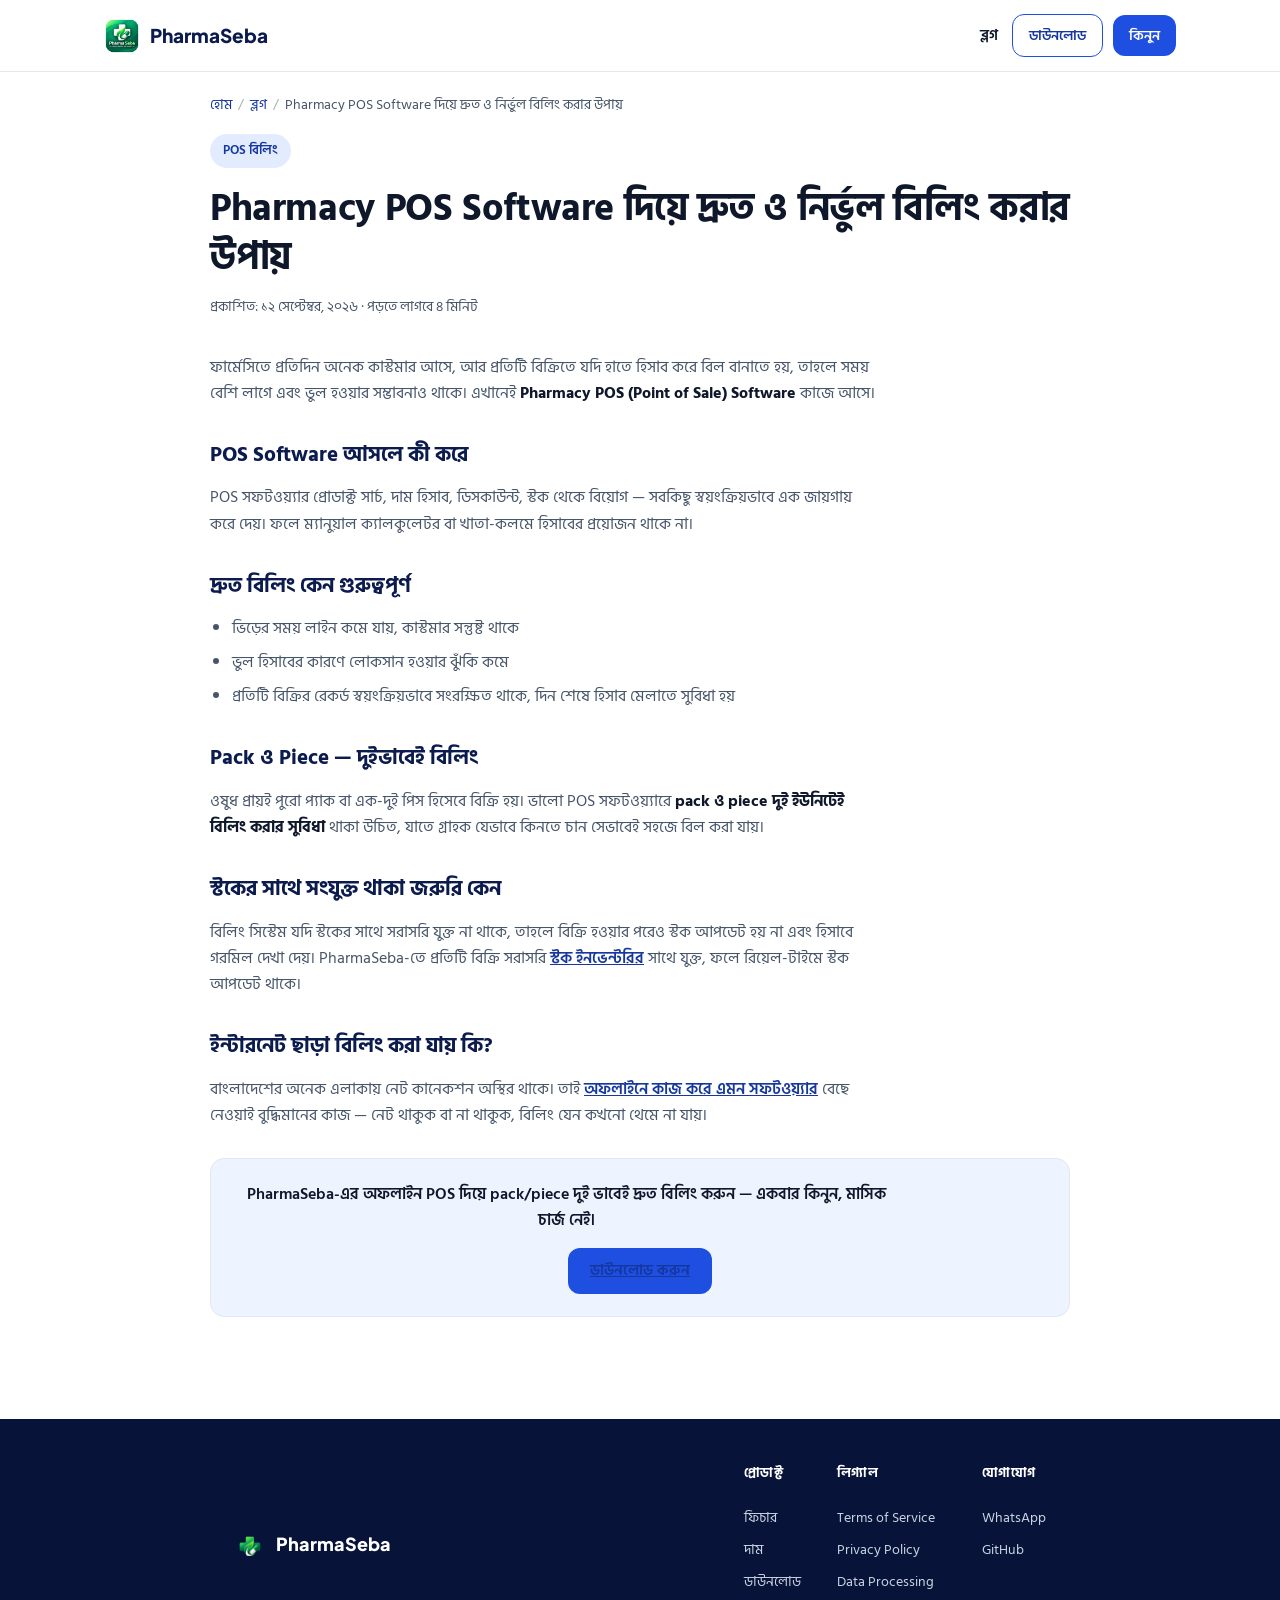
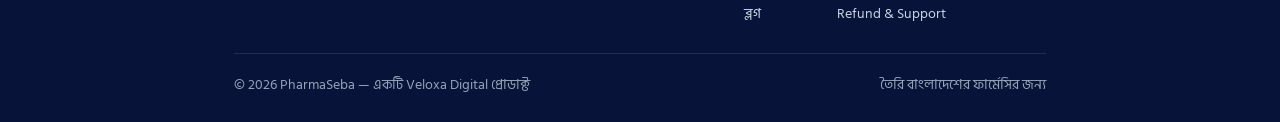
<file: blog/pharmacy-pos-software.html>
<!DOCTYPE html>
<html lang="bn">
<head>
<meta charset="UTF-8">
<meta name="viewport" content="width=device-width, initial-scale=1.0">
<title>Pharmacy POS Software দিয়ে দ্রুত বিলিং করার উপায় — PharmaSeba</title>
<meta name="description" content="ফার্মেসির জন্য POS সফটওয়্যার কীভাবে বিলিং দ্রুত ও নির্ভুল করে তোলে — বাংলাদেশের ফার্মেসি মালিকদের জন্য একটি প্র্যাকটিক্যাল গাইড।">
<meta name="robots" content="index, follow">
<link rel="canonical" href="https://pharmaseba.com/blog/pharmacy-pos-software.html">
<link rel="icon" type="image/png" href="/assets/images/favicon.png">
<meta property="og:title" content="Pharmacy POS Software দিয়ে দ্রুত বিলিং করার উপায় — PharmaSeba">
<meta property="og:description" content="ফার্মেসির জন্য POS সফটওয়্যার কীভাবে বিলিং দ্রুত ও নির্ভুল করে তোলে — বাংলাদেশের ফার্মেসি মালিকদের জন্য একটি প্র্যাকটিক্যাল গাইড।">
<meta property="og:image" content="https://pharmaseba.com/assets/images/logo-mark.png">
<meta property="og:type" content="article">
<meta property="og:url" content="https://pharmaseba.com/blog/pharmacy-pos-software.html">
<meta name="twitter:card" content="summary">
<meta name="twitter:title" content="Pharmacy POS Software দিয়ে দ্রুত বিলিং করার উপায় — PharmaSeba">
<meta name="twitter:description" content="ফার্মেসির জন্য POS সফটওয়্যার কীভাবে বিলিং দ্রুত ও নির্ভুল করে তোলে — বাংলাদেশের ফার্মেসি মালিকদের জন্য একটি প্র্যাকটিক্যাল গাইড।">
<link rel="preconnect" href="https://fonts.googleapis.com">
<link rel="preconnect" href="https://fonts.gstatic.com" crossorigin>
<link href="https://fonts.googleapis.com/css2?family=Hind+Siliguri:wght@400;500;600;700&family=Manrope:wght@700;800&display=swap" rel="stylesheet">
<style>
:root{
  --green: #0E9F6E;
  --green-dark: #065F46;
  --green-deeper: #043D2E;
  --blue: #2563EB;
  --bg-tint: #F7FAF9;
  --white: #FFFFFF;
  --ink: #0F2A22;
  --body: #3F5750;
  --line: #E1EBE7;
}
*{box-sizing:border-box; margin:0; padding:0;}
html{scroll-behavior:smooth;}
body{font-family:'Hind Siliguri','Manrope',sans-serif; color:var(--ink); background:var(--white); line-height:1.65; font-size:16px;}
img{max-width:100%; display:block;}
a{color:inherit;}
.wrap{max-width:860px; margin:0 auto; padding:0 24px;}
header{position:sticky; top:0; z-index:50; background:rgba(255,255,255,0.92); backdrop-filter:saturate(180%) blur(8px); border-bottom:1px solid var(--line);}
.nav{display:flex; align-items:center; justify-content:space-between; padding:14px 24px; max-width:1120px; margin:0 auto;}
.nav-brand{display:flex; align-items:center; gap:10px; text-decoration:none;}
.nav-brand .mark{width:36px; height:36px; object-fit:contain;}
.nav-brand span{font-family:'Manrope',sans-serif; font-weight:800; font-size:19px; color:var(--green-deeper);}
.nav-cta{display:flex; align-items:center; gap:10px;}
.nav-blog-link{text-decoration:none; color:var(--ink); font-weight:600; font-size:14.5px; margin-right:4px;}
.btn{display:inline-flex; align-items:center; justify-content:center; gap:8px; padding:11px 22px; border-radius:9px; font-weight:600; font-size:15px; text-decoration:none; border:none; cursor:pointer; font-family:inherit;}
.btn-primary{background:var(--green); color:#fff; box-shadow:0 2px 0 var(--green-dark);}
.btn-outline{background:transparent; color:var(--green-dark); border:1.5px solid var(--green-dark);}
.btn-sm{padding:9px 16px; font-size:14px;}
.nav-cta .btn-outline{display:none;}
@media(min-width:640px){ .nav-cta .btn-outline{display:inline-flex;} }

.breadcrumb{font-size:13.5px; color:var(--body); padding:22px 0 0; display:flex; gap:6px; flex-wrap:wrap;}
.breadcrumb a{color:var(--green-dark); text-decoration:none;}
.breadcrumb span{color:#9BB3AB;}

.blog-hero{padding:18px 0 8px;}
.blog-hero .kicker{display:inline-block; background:#E6F6EF; color:var(--green-dark); font-weight:600; font-size:13px; padding:6px 13px; border-radius:100px; margin-bottom:16px;}
.blog-hero h1{font-size:clamp(26px,4.2vw,38px); font-weight:700; margin-bottom:12px; letter-spacing:-0.01em; line-height:1.3;}
.blog-hero .meta{color:var(--body); font-size:14px;}

.article-body{padding:28px 0 72px;}
.article-body h2{font-size:21px; font-weight:700; margin:32px 0 12px; color:var(--green-deeper);}
.article-body h2:first-child{margin-top:0;}
.article-body p{color:var(--body); font-size:15.8px; margin-bottom:15px; max-width:74ch;}
.article-body ul, .article-body ol{color:var(--body); font-size:15.8px; margin:0 0 15px 22px;}
.article-body li{margin-bottom:8px;}
.article-body a{color:var(--green-dark); text-decoration:underline; font-weight:600;}
.article-body strong{color:var(--ink);}
.cta-box{background:var(--bg-tint); border:1px solid var(--line); border-radius:14px; padding:22px; margin:30px 0; text-align:center;}
.cta-box p{margin-bottom:14px; color:var(--ink); font-weight:600; font-size:16px;}

.blog-list-hero{padding:44px 0 10px;}
.blog-list-hero .kicker{display:inline-block; background:#E6F6EF; color:var(--green-dark); font-weight:600; font-size:13px; padding:6px 13px; border-radius:100px; margin-bottom:16px;}
.blog-list-hero h1{font-size:clamp(28px,4.5vw,40px); font-weight:700; margin-bottom:10px;}
.blog-list-hero p{color:var(--body); font-size:15.5px; max-width:60ch;}
.blog-grid{display:grid; grid-template-columns:1fr; gap:18px; padding:32px 0 72px;}
@media(min-width:720px){ .blog-grid{grid-template-columns:1fr 1fr;} }
.blog-card{display:block; text-decoration:none; color:inherit; border:1px solid var(--line); border-radius:16px; padding:24px; transition:border-color .15s, transform .15s;}
.blog-card:hover{border-color:var(--green); transform:translateY(-2px);}
.blog-card .tag{display:inline-block; font-size:12.5px; font-weight:700; color:var(--green-dark); background:#E6F6EF; padding:4px 10px; border-radius:100px; margin-bottom:12px;}
.blog-card h3{font-size:19px; font-weight:700; margin-bottom:8px; line-height:1.4;}
.blog-card p{color:var(--body); font-size:14.5px; line-height:1.55;}

footer{background:var(--green-deeper); color:#BFE3D4; padding:44px 0 26px;}
.footer-grid{display:flex; flex-wrap:wrap; justify-content:space-between; gap:28px; margin-bottom:28px;}
.footer-brand{display:flex; align-items:center; gap:10px; text-decoration:none;}
.footer-brand span{font-family:'Manrope',sans-serif; font-weight:800; font-size:18px; color:#fff;}
.footer-cols{display:flex; flex-wrap:wrap; gap:36px;}
.footer-col h5{font-size:13px; font-weight:700; color:#fff; margin-bottom:12px; letter-spacing:.02em;}
.footer-col{display:flex; flex-direction:column; gap:9px; font-size:14px;}
.footer-col a{text-decoration:none; color:#BFE3D4;}
.footer-col a:hover{color:#fff;}
.footer-bottom{border-top:1px solid rgba(255,255,255,0.12); padding-top:20px; font-size:13.5px; color:#7FAF9B; display:flex; flex-wrap:wrap; gap:10px; justify-content:space-between;}
:focus-visible{outline:2px solid var(--blue); outline-offset:2px;}
</style>
<script type="application/ld+json">
{
  "@context": "https://schema.org",
  "@type": "BlogPosting",
  "headline": "How Pharmacy POS Software Speeds Up Billing",
  "description": "ফার্মেসির জন্য POS সফটওয়্যার কীভাবে বিলিং দ্রুত ও নির্ভুল করে তোলে — বাংলাদেশের ফার্মেসি মালিকদের জন্য একটি প্র্যাকটিক্যাল গাইড।",
  "author": {"@type": "Organization", "name": "Veloxa Digital"},
  "publisher": {"@type": "Organization", "name": "PharmaSeba"},
  "datePublished": "2026-09-12",
  "dateModified": "2026-09-12",
  "mainEntityOfPage": "https://pharmaseba.com/blog/pharmacy-pos-software.html"
}
</script>
<script type="application/ld+json">
{
  "@context": "https://schema.org",
  "@type": "BreadcrumbList",
  "itemListElement": [
    {"@type": "ListItem", "position": 1, "name": "Home", "item": "https://pharmaseba.com/"},
    {"@type": "ListItem", "position": 2, "name": "Blog", "item": "https://pharmaseba.com/blog/index.html"},
    {"@type": "ListItem", "position": 3, "name": "How Pharmacy POS Software Speeds Up Billing", "item": "https://pharmaseba.com/blog/pharmacy-pos-software.html"}
  ]
}
</script>
<link rel="stylesheet" href="/assets/theme.css">
</head>
<body>

<header>
  <nav class="nav">
    <a href="../index.html" class="nav-brand">
      <img src="/assets/images/logo-mark.webp" alt="PharmaSeba" class="mark">
      <span>PharmaSeba</span>
    </a>
    <div class="nav-cta">
      <a href="index.html" class="nav-blog-link">ব্লগ</a>
      <a href="../index.html#download" class="btn btn-outline btn-sm">ডাউনলোড</a>
      <a href="../index.html#pricing" class="btn btn-primary btn-sm">কিনুন</a>
    </div>
  </nav>
</header>

<main>
  <div class="wrap breadcrumb">
    <a href="../index.html">হোম</a><span>/</span><a href="index.html">ব্লগ</a><span>/</span>Pharmacy POS Software দিয়ে দ্রুত ও নির্ভুল বিলিং করার উপায়
  </div>
  <div class="wrap blog-hero">
    <span class="kicker">POS বিলিং</span>
    <h1>Pharmacy POS Software দিয়ে দ্রুত ও নির্ভুল বিলিং করার উপায়</h1>
    <p class="meta">প্রকাশিত: ১২ সেপ্টেম্বর, ২০২৬ · পড়তে লাগবে ৪ মিনিট</p>
  </div>
  <div class="wrap article-body">

    <p>ফার্মেসিতে প্রতিদিন অনেক কাস্টমার আসে, আর প্রতিটি বিক্রিতে যদি হাতে হিসাব করে বিল বানাতে হয়, তাহলে সময় বেশি লাগে এবং ভুল হওয়ার সম্ভাবনাও থাকে। এখানেই <strong>Pharmacy POS (Point of Sale) Software</strong> কাজে আসে।</p>

    <h2>POS Software আসলে কী করে</h2>
    <p>POS সফটওয়্যার প্রোডাক্ট সার্চ, দাম হিসাব, ডিসকাউন্ট, স্টক থেকে বিয়োগ — সবকিছু স্বয়ংক্রিয়ভাবে এক জায়গায় করে দেয়। ফলে ম্যানুয়াল ক্যালকুলেটর বা খাতা-কলমে হিসাবের প্রয়োজন থাকে না।</p>

    <h2>দ্রুত বিলিং কেন গুরুত্বপূর্ণ</h2>
    <ul>
      <li>ভিড়ের সময় লাইন কমে যায়, কাস্টমার সন্তুষ্ট থাকে</li>
      <li>ভুল হিসাবের কারণে লোকসান হওয়ার ঝুঁকি কমে</li>
      <li>প্রতিটি বিক্রির রেকর্ড স্বয়ংক্রিয়ভাবে সংরক্ষিত থাকে, দিন শেষে হিসাব মেলাতে সুবিধা হয়</li>
    </ul>

    <h2>Pack ও Piece — দুইভাবেই বিলিং</h2>
    <p>ওষুধ প্রায়ই পুরো প্যাক বা এক-দুই পিস হিসেবে বিক্রি হয়। ভালো POS সফটওয়্যারে <strong>pack ও piece দুই ইউনিটেই বিলিং করার সুবিধা</strong> থাকা উচিত, যাতে গ্রাহক যেভাবে কিনতে চান সেভাবেই সহজে বিল করা যায়।</p>

    <h2>স্টকের সাথে সংযুক্ত থাকা জরুরি কেন</h2>
    <p>বিলিং সিস্টেম যদি স্টকের সাথে সরাসরি যুক্ত না থাকে, তাহলে বিক্রি হওয়ার পরেও স্টক আপডেট হয় না এবং হিসাবে গরমিল দেখা দেয়। PharmaSeba-তে প্রতিটি বিক্রি সরাসরি <a href="pharmacy-inventory-management.html">স্টক ইনভেন্টরির</a> সাথে যুক্ত, ফলে রিয়েল-টাইমে স্টক আপডেট থাকে।</p>

    <h2>ইন্টারনেট ছাড়া বিলিং করা যায় কি?</h2>
    <p>বাংলাদেশের অনেক এলাকায় নেট কানেকশন অস্থির থাকে। তাই <a href="pharmacy-management-bangladesh.html">অফলাইনে কাজ করে এমন সফটওয়্যার</a> বেছে নেওয়াই বুদ্ধিমানের কাজ — নেট থাকুক বা না থাকুক, বিলিং যেন কখনো থেমে না যায়।</p>

    <div class="cta-box">
      <p>PharmaSeba-এর অফলাইন POS দিয়ে pack/piece দুই ভাবেই দ্রুত বিলিং করুন — একবার কিনুন, মাসিক চার্জ নেই।</p>
      <a href="../index.html#download" class="btn btn-primary">ডাউনলোড করুন</a>
    </div>
    
  </div>
</main>

<footer>
  <div class="wrap">
    <div class="footer-grid">
      <a href="../index.html" class="footer-brand">
        <img src="/assets/images/footer-mark.png" alt="PharmaSeba" style="width:32px; height:32px; object-fit:contain;">
        <span>PharmaSeba</span>
      </a>
      <div class="footer-cols">
        <div class="footer-col">
          <h5>প্রোডাক্ট</h5>
          <a href="../index.html#features">ফিচার</a>
          <a href="../index.html#pricing">দাম</a>
          <a href="../index.html#download">ডাউনলোড</a>
          <a href="index.html">ব্লগ</a>
        </div>
        <div class="footer-col">
          <h5>লিগ্যাল</h5>
          <a href="../terms.html">Terms of Service</a>
          <a href="../privacy.html">Privacy Policy</a>
          <a href="../data-processing.html">Data Processing</a>
          <a href="../refund-policy.html">Refund &amp; Support</a>
        </div>
        <div class="footer-col">
          <h5>যোগাযোগ</h5>
          <a href="https://wa.me/8801935291005" target="_blank" rel="noopener">WhatsApp</a>
          <a href="https://github.com/sanowarhp/pharmaseba-releases" target="_blank" rel="noopener">GitHub</a>
        </div>
      </div>
    </div>
    <div class="footer-bottom">
      <span>© 2026 PharmaSeba — একটি Veloxa Digital প্রোডাক্ট</span>
      <span>তৈরি বাংলাদেশের ফার্মেসির জন্য</span>
    </div>
  </div>
</footer>

</body>
</html>
</file>
<file: assets/theme.css>
@import url('https://fonts.googleapis.com/css2?family=Plus+Jakarta+Sans:wght@700;800&display=swap');

/* PharmaSeba shared theme: matches the new home page (blue / navy / green).
   Loaded after each sub-page's own <style>, so these values win. */
:root{
  --green:#1f4fe0;
  --green-dark:#16379e;
  --green-deeper:#0b1b4d;
  --blue:#1f4fe0;
  --bg-tint:#eef4ff;
  --ink:#0f172a;
  --body:#475569;
  --line:#e2e8f0;
}
.nav-brand span, .footer-brand span{font-family:'Plus Jakarta Sans','Hind Siliguri',sans-serif;}
.btn{border-radius:12px;}
.btn-primary{background:#1f4fe0; background-image:none; box-shadow:none; color:#fff;}
.btn-primary:hover{background:#1e56d6; background-image:none;}
.btn-outline{color:#16379e; border-color:#1f4fe0;}
.btn-outline:hover{background:#eef4ff;}
.legal-hero .kicker, .blog-hero .kicker, .blog-list-hero .kicker, .blog-card .tag{background:#e3ecff; color:#16379e;}
footer{background:#08133a; color:#cbd5e1;}
.footer-col a, .footer-links a{color:#cbd5e1;}
.footer-col a:hover, .footer-links a:hover{color:#fff;}
.footer-bottom{border-top-color:#1e2c63; color:#94a3b8;}
</file>
